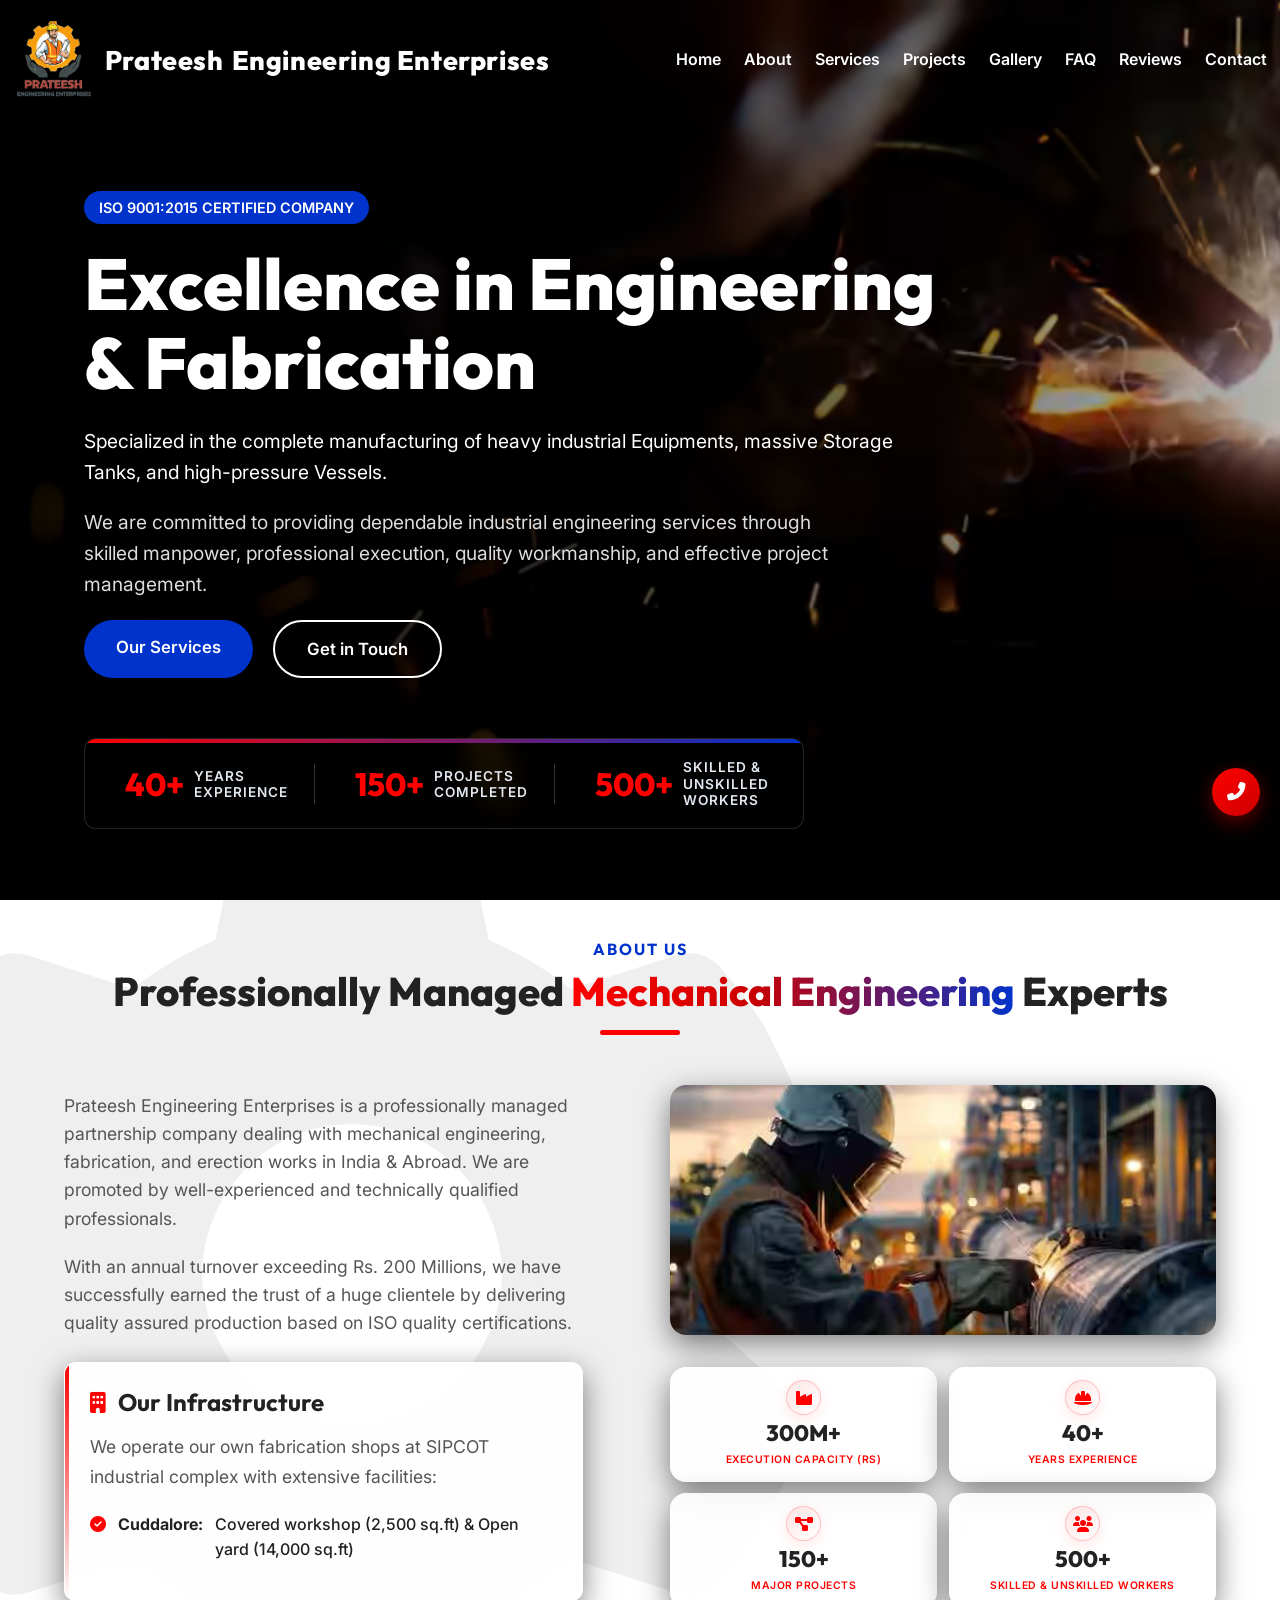
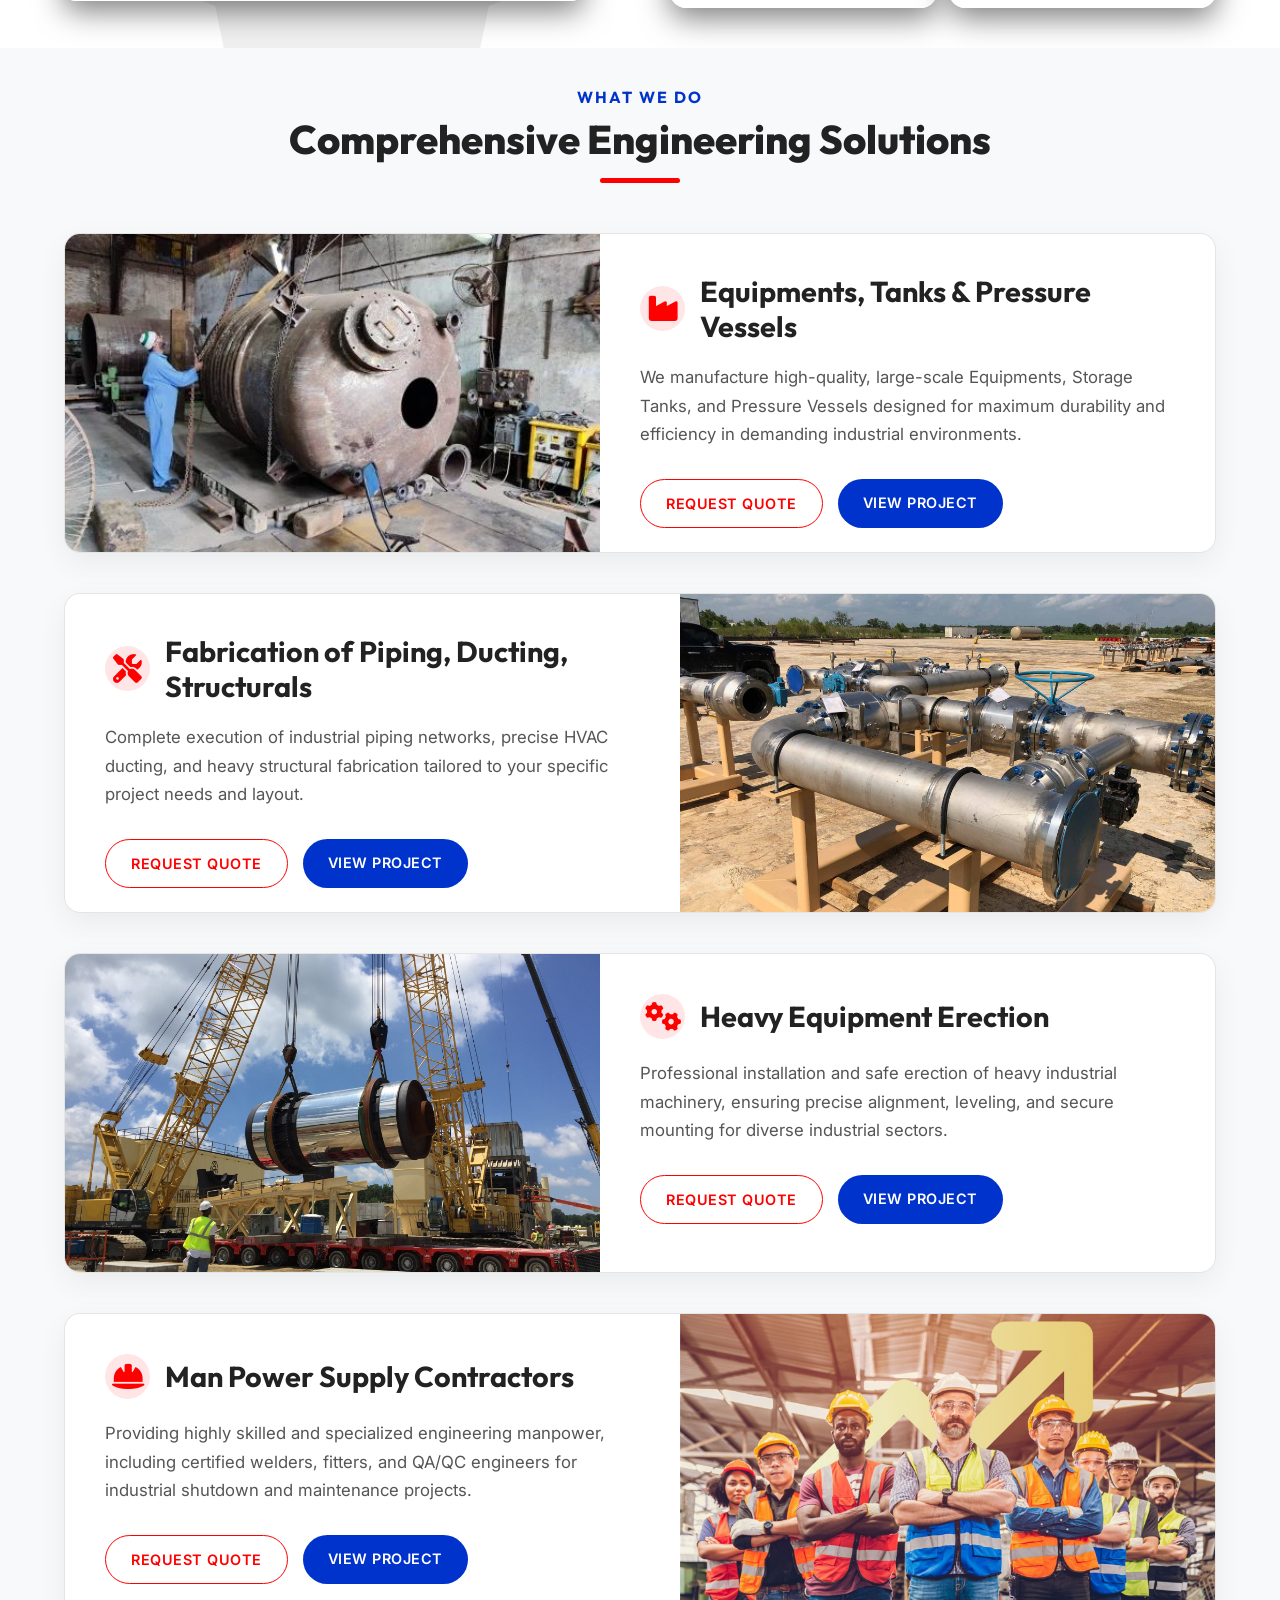
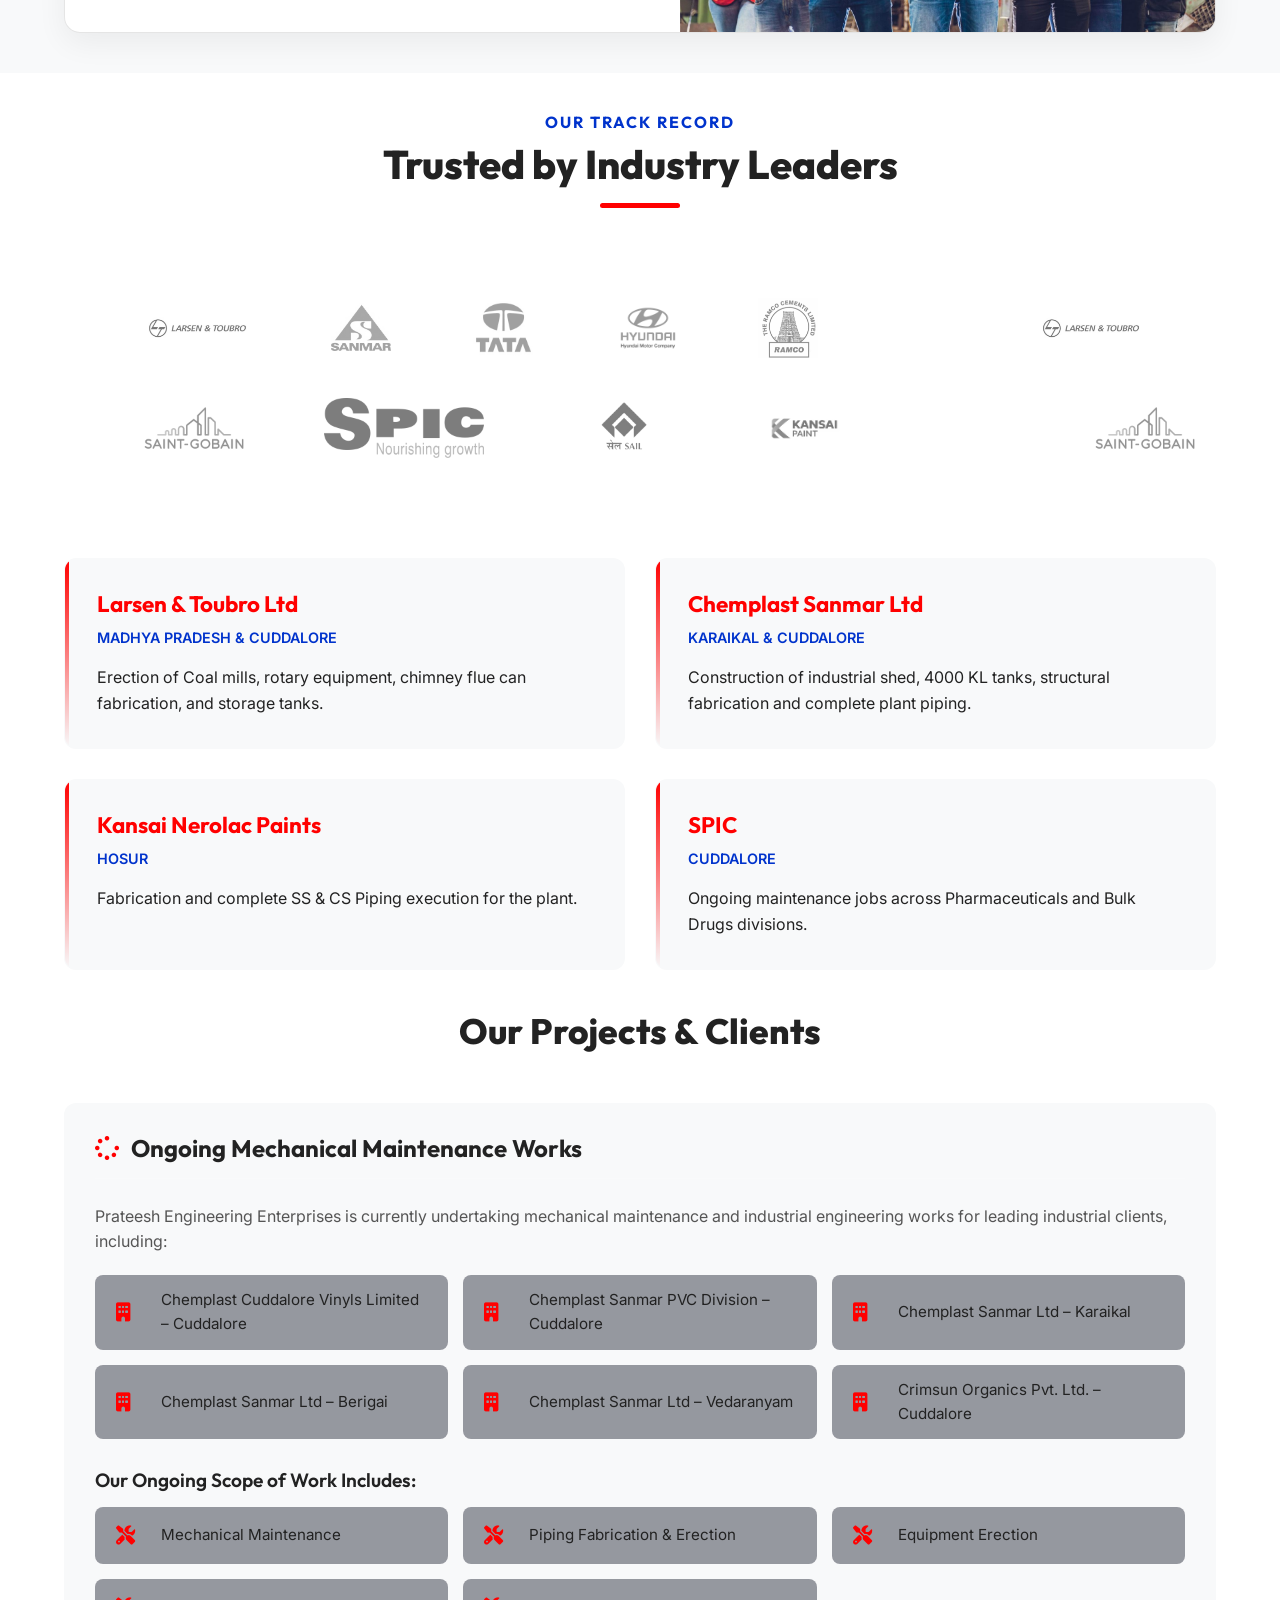
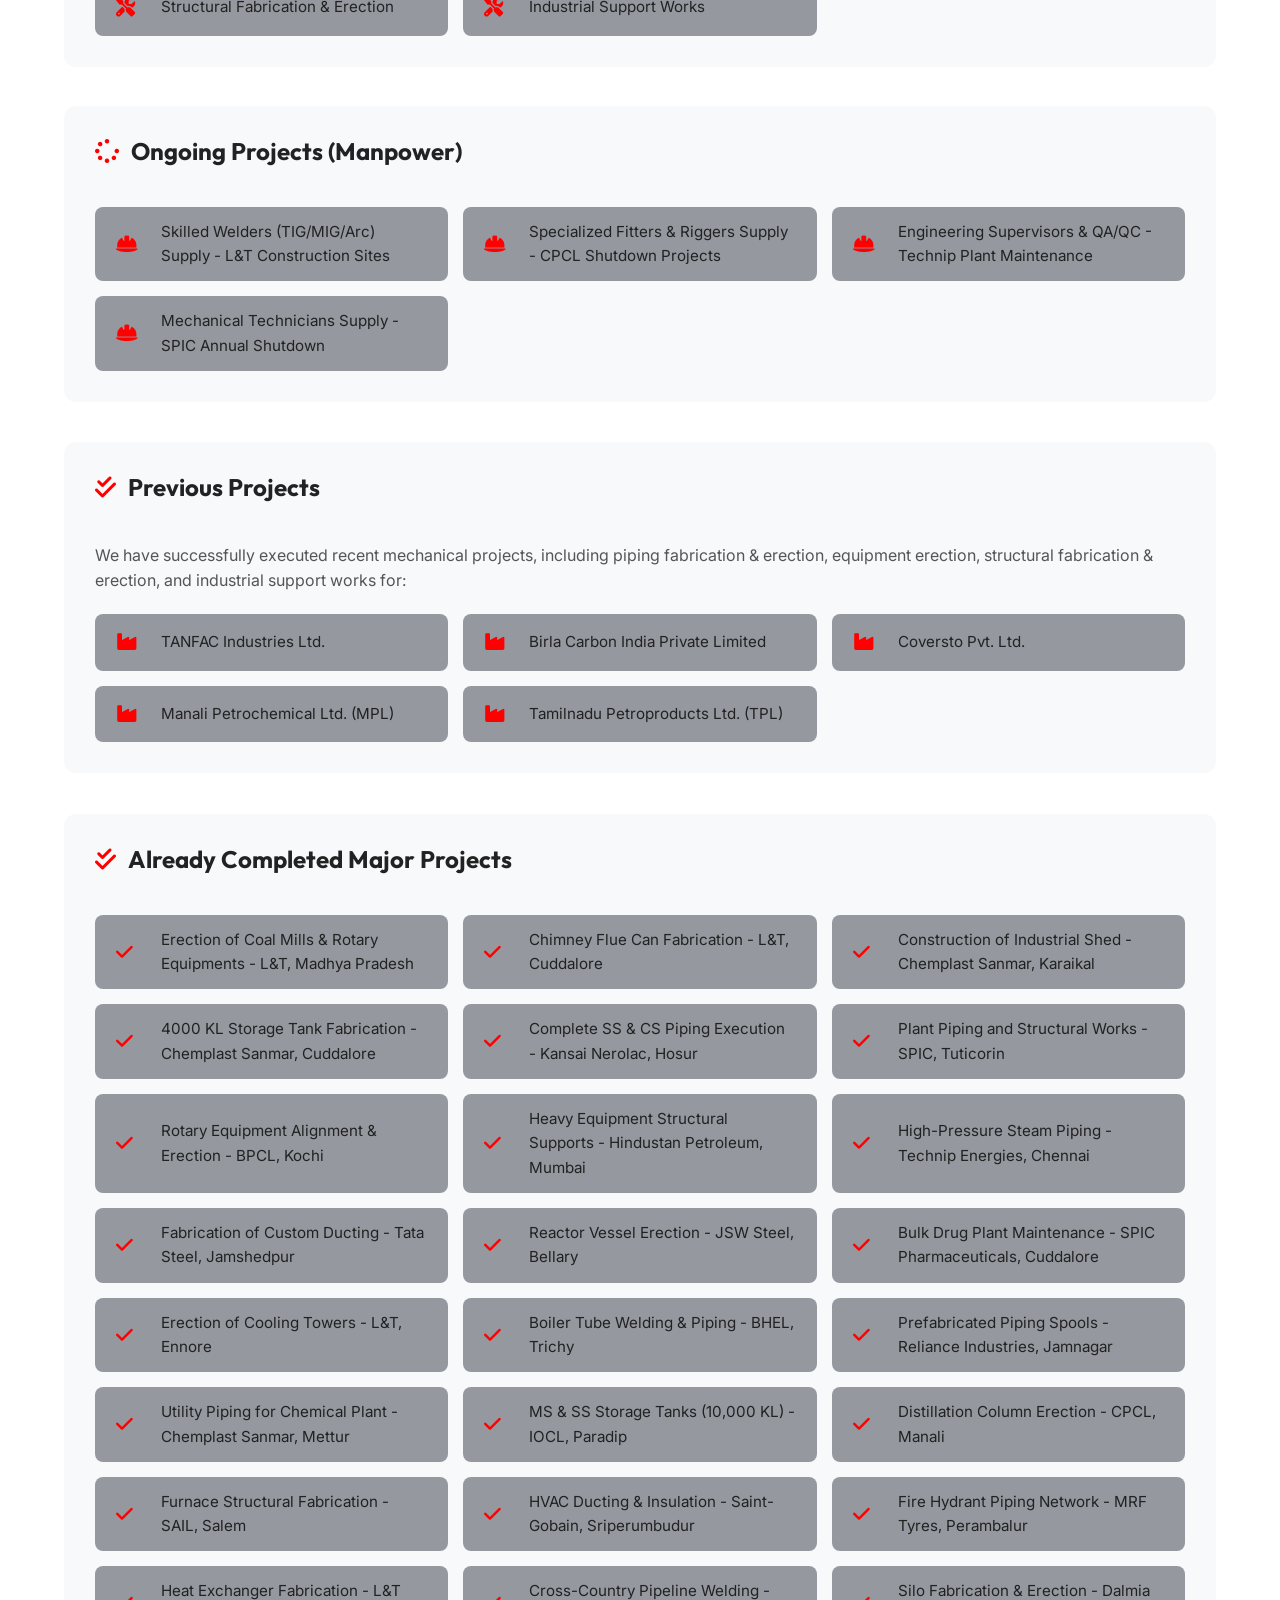
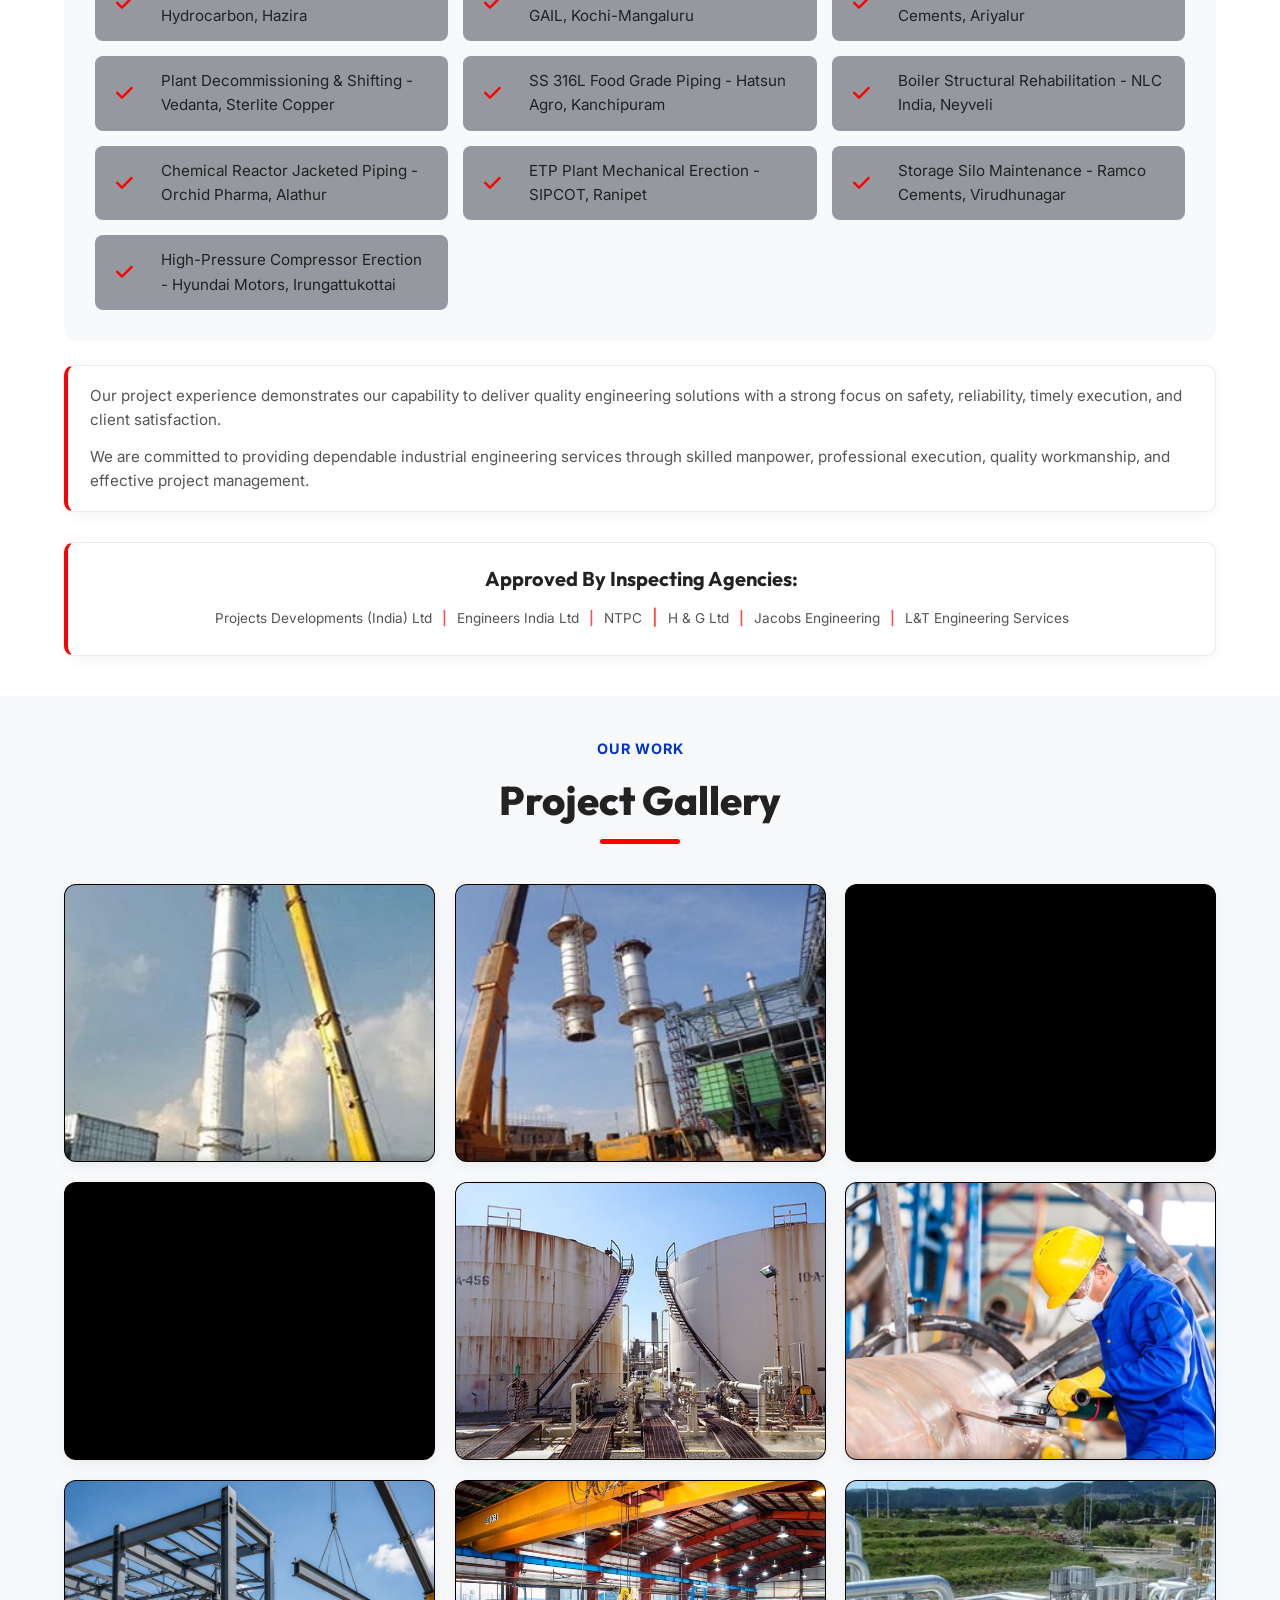
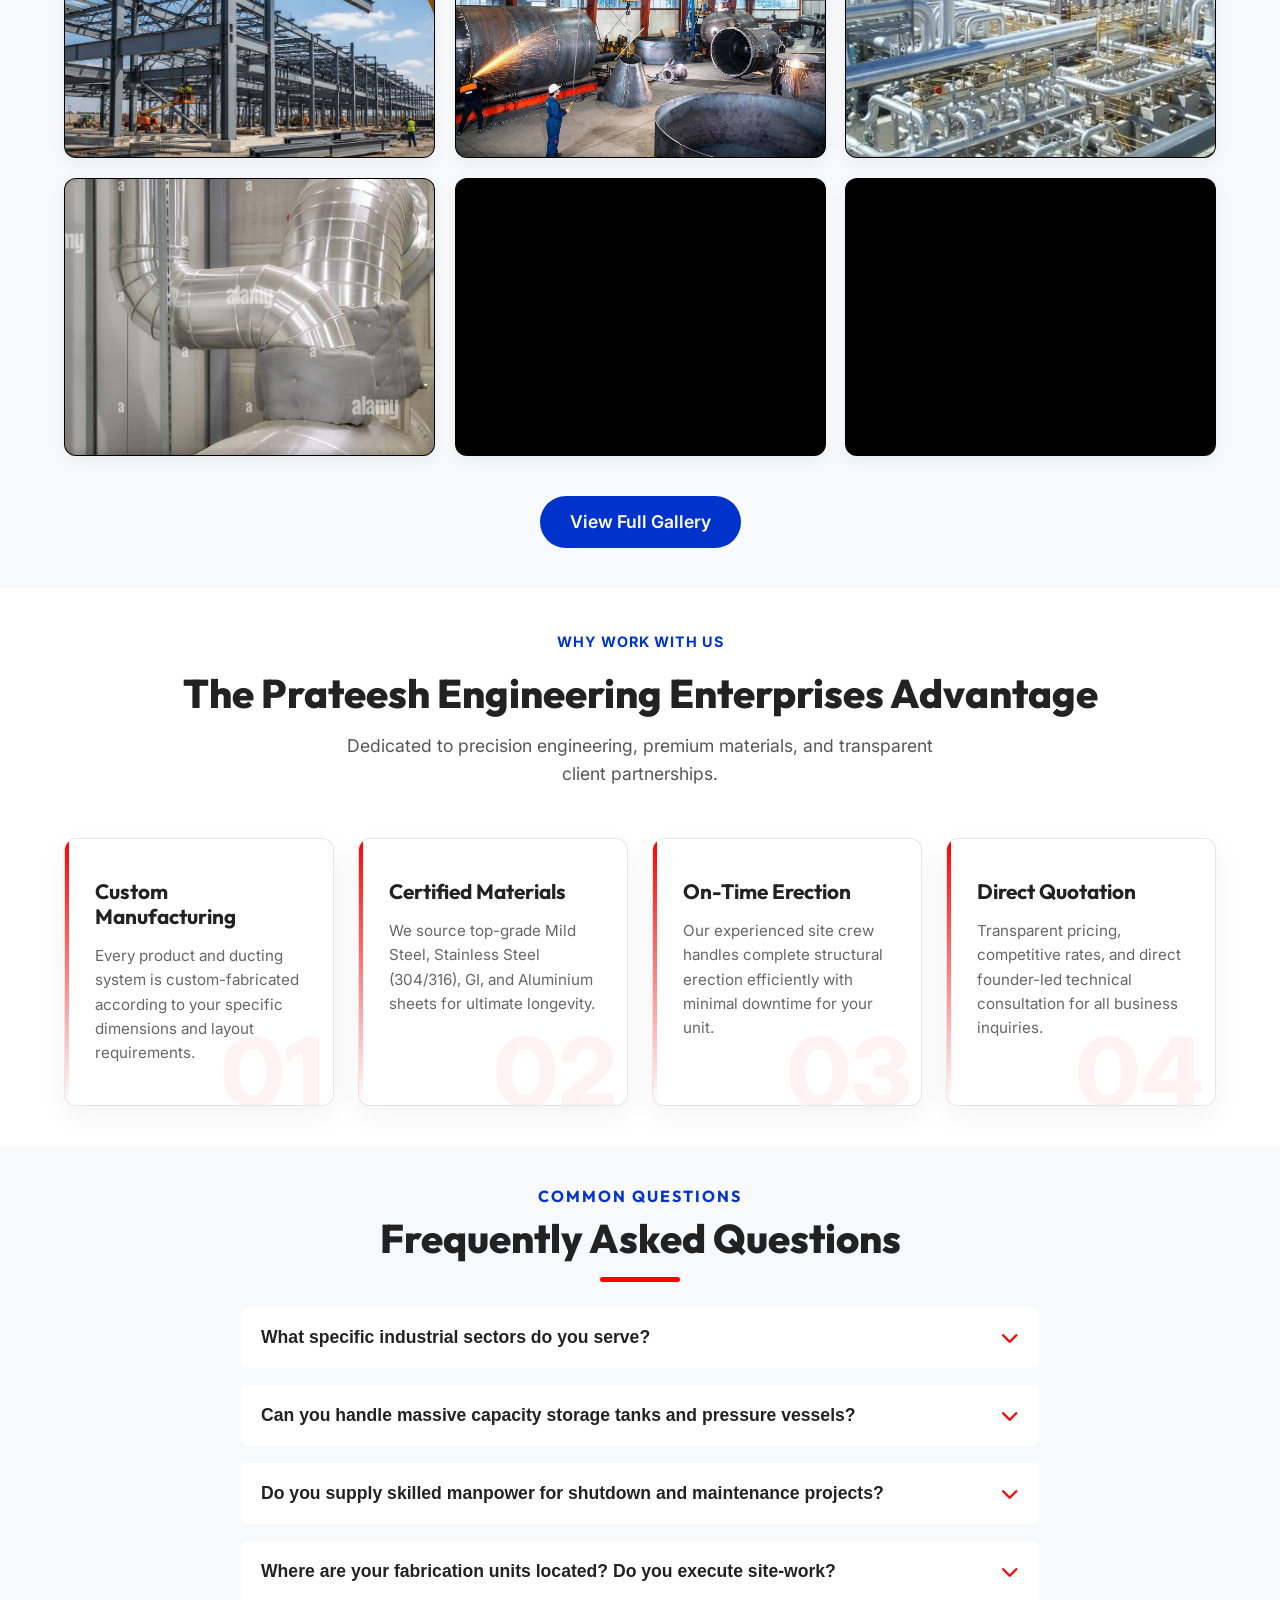
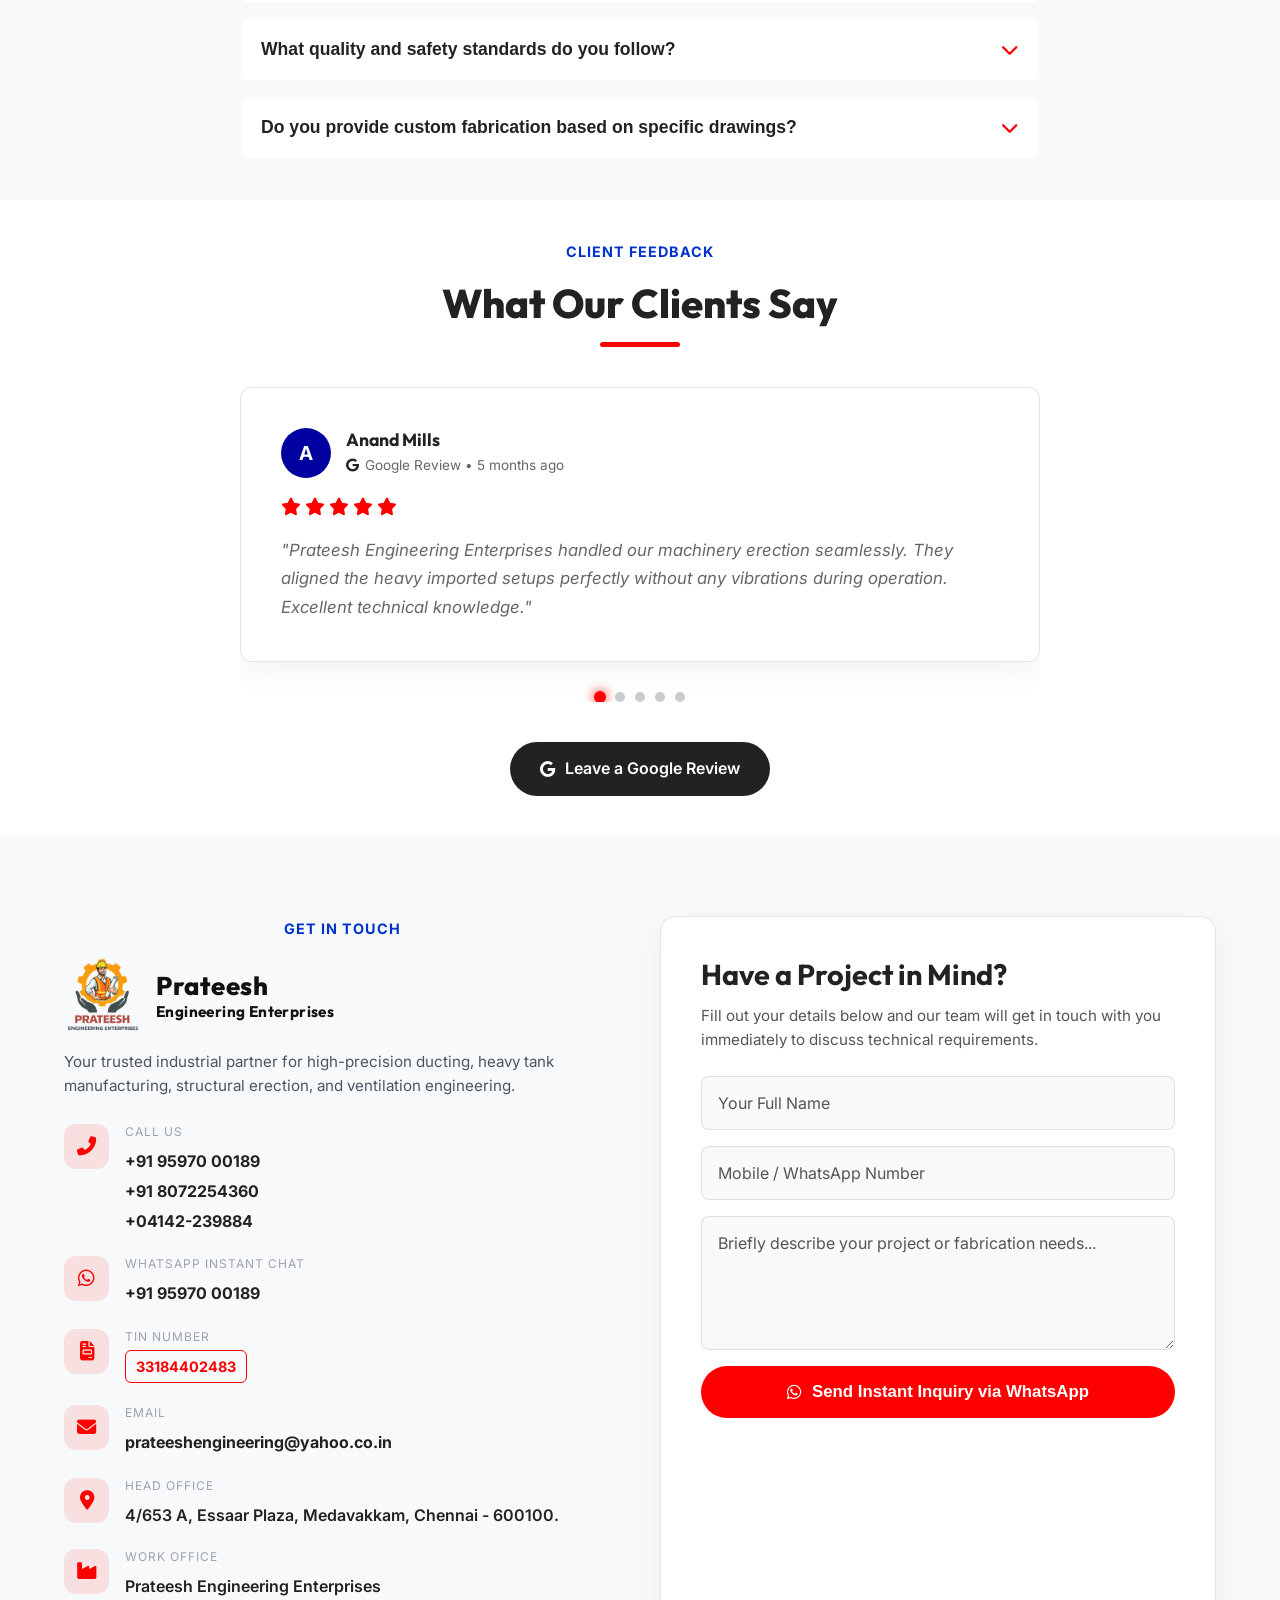
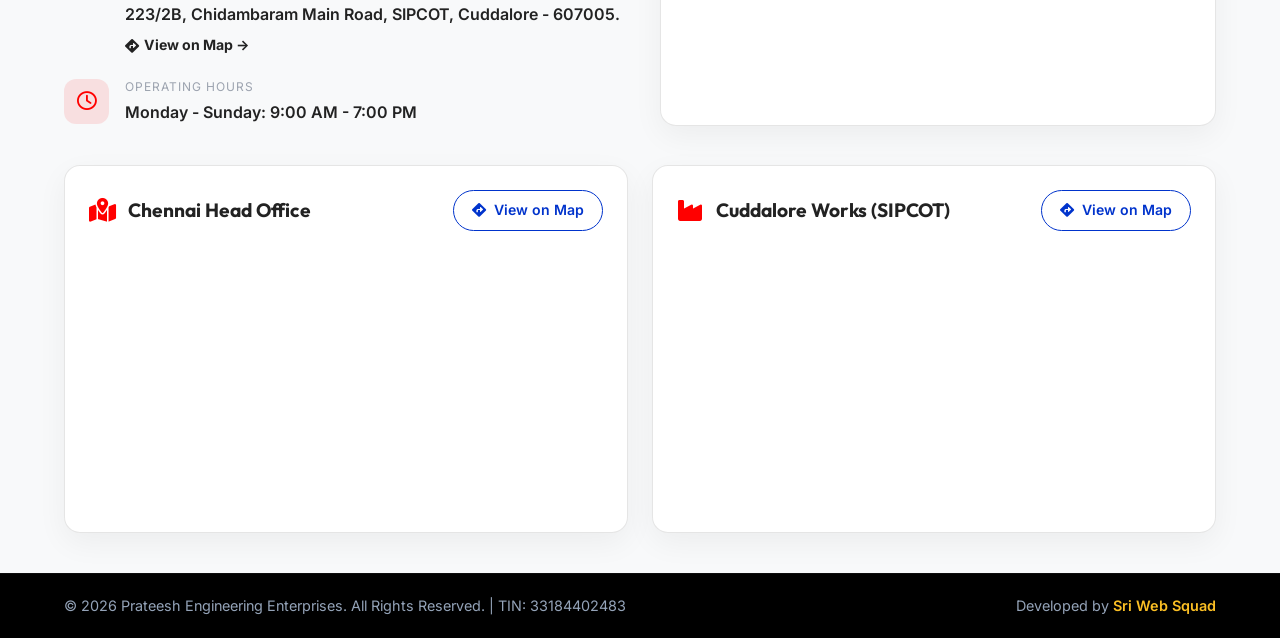
<file: index.html>
<!DOCTYPE html>
<html lang="en">
<head>
    <meta charset="UTF-8">
    <meta name="viewport" content="width=device-width, initial-scale=1.0">
    <!-- Primary Meta Tags -->
    <title>Prateesh Engineering Enterprises | Fabrication & Erection | Cuddalore</title>
    <meta name="title" content="Prateesh Engineering Enterprises | Fabrication & Erection | Cuddalore">
    <meta name="description" content="Prateesh Engineering Enterprises - ISO 9001:2015 Certified manufacturers of industrial Equipments, Tanks, Pressure Vessels, Piping, Ducting, Structurals, and Heavy Equipment Erection in Cuddalore & Chennai.">
    <meta name="keywords" content="Prateesh Engineering Enterprises, mechanical engineering Cuddalore, industrial fabrication Tamil Nadu, pressure vessel manufacturers India, heavy equipment erection, storage tank fabrication, industrial piping, ducting systems, SIPCOT Cuddalore, manpower supply contractors">
    <meta name="author" content="Prateesh Engineering Enterprises">
    <meta name="robots" content="index, follow, max-image-preview:large, max-snippet:-1, max-video-preview:-1">
    <link rel="canonical" href="https://prateeshengineeringenterprises.com/">

    <!-- Site Name & Brand Identity (Google Search & Browsers) -->
    <meta name="application-name" content="Prateesh Engineering Enterprises">
    <meta name="apple-mobile-web-app-title" content="Prateesh Engineering Enterprises">

    <!-- Google & Google Gemini (Search & AI Overview) -->
    <meta name="googlebot" content="index, follow, max-snippet:-1, max-image-preview:large, max-video-preview:-1">
    <meta name="google-extended" content="index, follow">

    <!-- ChatGPT & OpenAI Crawlers (ChatGPT Search & GPTBot) -->
    <meta name="gptbot" content="index, follow">
    <meta name="oai-searchbot" content="index, follow">
    <meta name="chatgpt-user" content="index, follow">

    <!-- Yahoo & Bing Search -->
    <meta name="bingbot" content="index, follow, max-snippet:-1, max-image-preview:large, max-video-preview:-1">
    <meta name="slurp" content="index, follow">

    <!-- Open Graph / Facebook / LinkedIn / WhatsApp -->
    <meta property="og:type" content="website">
    <meta property="og:locale" content="en_IN">
    <meta property="og:site_name" content="Prateesh Engineering Enterprises">
    <meta property="og:url" content="https://prateeshengineeringenterprises.com/">
    <meta property="og:title" content="Prateesh Engineering Enterprises | Fabrication & Erection Experts">
    <meta property="og:description" content="ISO 9001:2015 Certified Mechanical Engineering company specializing in heavy equipment erection, pressure vessels, tanks, ducting, piping & structural fabrication.">
    <meta property="og:image" content="https://prateeshengineeringenterprises.com/photos/gallery/about-us.jpeg">

    <!-- Twitter / X Cards -->
    <meta name="twitter:card" content="summary_large_image">
    <meta name="twitter:title" content="Prateesh Engineering Enterprises | Fabrication & Erection">
    <meta name="twitter:description" content="Leading mechanical engineering, heavy equipment erection & industrial fabrication specialists in Tamil Nadu.">
    <meta name="twitter:image" content="https://prateeshengineeringenterprises.com/photos/gallery/about-us.jpeg">

    <!-- Google Search Official Site Name Structured Data (Schema.org WebSite) -->
    <script type="application/ld+json">
    {
      "@context": "https://schema.org",
      "@type": "WebSite",
      "name": "Prateesh Engineering Enterprises",
      "alternateName": [
        "Prateesh Engineering",
        "Prateesh Engineering Enterprises Cuddalore",
        "prateeshengineeringenterprises.com",
        "PEE"
      ],
      "url": "https://prateeshengineeringenterprises.com/"
    }
    </script>

    <!-- Business & Organization Structured Data -->
    <script type="application/ld+json">
    {
      "@context": "https://schema.org",
      "@type": "LocalBusiness",
      "name": "Prateesh Engineering Enterprises",
      "url": "https://prateeshengineeringenterprises.com/",
      "logo": "https://prateeshengineeringenterprises.com/photos/logo/favicon-192x192.png",
      "image": "https://prateeshengineeringenterprises.com/photos/logo/favicon-512x512.png",
      "description": "ISO 9001:2015 certified mechanical engineering company dealing with industrial fabrication, storage tanks, pressure vessels, piping, and heavy equipment erection.",
      "telephone": "+91-9597000189",
      "email": "prateeshengineering@yahoo.co.in",
      "taxID": "33184402483",
      "address": [
        {
          "@type": "PostalAddress",
          "streetAddress": "4/653 A, Essaar Plaza, Medavakkam",
          "addressLocality": "Chennai",
          "addressRegion": "Tamil Nadu",
          "postalCode": "600100",
          "addressCountry": "IN"
        },
        {
          "@type": "PostalAddress",
          "streetAddress": "223/2B, Chidambaram Main Road, SIPCOT",
          "addressLocality": "Cuddalore",
          "addressRegion": "Tamil Nadu",
          "postalCode": "607005",
          "addressCountry": "IN"
        }
      ],
      "areaServed": ["Tamil Nadu", "India", "Abroad"],
      "hasOfferCatalog": {
        "@type": "OfferCatalog",
        "name": "Mechanical Engineering Services",
        "itemListElement": [
          {"@type": "Offer", "itemOffered": {"@type": "Service", "name": "Equipments, Tanks & Pressure Vessels"}},
          {"@type": "Offer", "itemOffered": {"@type": "Service", "name": "Fabrication of Piping, Ducting, Structurals"}},
          {"@type": "Offer", "itemOffered": {"@type": "Service", "name": "Heavy Equipment Erection"}},
          {"@type": "Offer", "itemOffered": {"@type": "Service", "name": "Man Power Supply Contractors"}}
        ]
      }
    }
    </script>
    <script>document.documentElement.classList.add('js-enabled');</script>
    <link rel="preconnect" href="https://fonts.googleapis.com">
    <link rel="preconnect" href="https://fonts.gstatic.com" crossorigin>
    <link rel="preconnect" href="https://cdnjs.cloudflare.com" crossorigin>
    <link rel="stylesheet" href="style.css">

    <!-- Favicon & Touch Icons (Google Search 48px multiple, iOS, Android, Desktop) -->
    <link rel="icon" type="image/x-icon" href="photos/logo/favicon.ico">
    <link rel="shortcut icon" type="image/x-icon" href="photos/logo/favicon.ico">
    <link rel="icon" type="image/png" sizes="48x48" href="photos/logo/favicon-48x48.png">
    <link rel="icon" type="image/png" sizes="96x96" href="photos/logo/favicon-96x96.png">
    <link rel="icon" type="image/png" sizes="192x192" href="photos/logo/favicon-192x192.png">
    <link rel="apple-touch-icon" sizes="180x180" href="photos/logo/apple-touch-icon.png">
    <link rel="manifest" href="site.webmanifest">

    <link href="https://fonts.googleapis.com/css2?family=Inter:wght@300;400;600;700&family=Outfit:wght@400;600;800&display=swap" rel="stylesheet">
    <link rel="preload" href="https://cdnjs.cloudflare.com/ajax/libs/font-awesome/6.4.0/css/all.min.css" as="style" onload="this.onload=null;this.rel='stylesheet'">
    <noscript><link rel="stylesheet" href="https://cdnjs.cloudflare.com/ajax/libs/font-awesome/6.4.0/css/all.min.css"></noscript>
</head>
<body>

    <nav class="navbar">
        <div class="logo">
            <a href="#home" class="logo-link">
                <img src="photos/logo/prateesh-logo.png" alt="Prateesh Engineering Enterprises" class="logo-img">
                <div class="logo-text">
                    <h1>Prateesh <span>Engineering Enterprises</span></h1>
                </div>
            </a>
        </div>
        <div class="nav-backdrop"></div>
        <ul class="nav-links">
            <li class="nav-drawer-header">
                <div class="nav-drawer-brand">
                    <img src="photos/logo/prateesh-logo.png" alt="Prateesh Engineering Enterprises" class="nav-drawer-logo">
                    <div class="nav-drawer-brand-text">
                        <span class="nav-drawer-title">Prateesh</span>
                        <span>Engineering Enterprises</span>
                    </div>
                </div>
                <button class="nav-drawer-close" id="navDrawerClose" aria-label="Close navigation menu"><i class="fas fa-times"></i></button>
            </li>
            <li><a href="#home"><i class="fas fa-home"></i><span>Home</span><i class="fas fa-chevron-right nav-arrow"></i></a></li>
            <li><a href="#about"><i class="fas fa-info-circle"></i><span>About</span><i class="fas fa-chevron-right nav-arrow"></i></a></li>
            <li><a href="#services"><i class="fas fa-cogs"></i><span>Services</span><i class="fas fa-chevron-right nav-arrow"></i></a></li>
            <li><a href="#projects"><i class="fas fa-tasks"></i><span>Projects</span><i class="fas fa-chevron-right nav-arrow"></i></a></li>
            <li><a href="#gallery"><i class="fas fa-images"></i><span>Gallery</span><i class="fas fa-chevron-right nav-arrow"></i></a></li>
            <li><a href="#faq"><i class="fas fa-question-circle"></i><span>FAQ</span><i class="fas fa-chevron-right nav-arrow"></i></a></li>
            <li><a href="#reviews"><i class="fas fa-star"></i><span>Reviews</span><i class="fas fa-chevron-right nav-arrow"></i></a></li>
            <li><a href="#contact"><i class="fas fa-envelope"></i><span>Contact</span><i class="fas fa-chevron-right nav-arrow"></i></a></li>
            <li class="nav-drawer-footer">
                <a href="tel:+919597000189" class="drawer-action-btn btn-call"><i class="fas fa-phone-alt"></i> Call</a>
                <a href="https://wa.me/919597000189" target="_blank" class="drawer-action-btn btn-wa"><i class="fab fa-whatsapp"></i> WhatsApp</a>
            </li>
        </ul>
        <div class="menu-toggle">
            <i class="fas fa-bars"></i>
        </div>
    </nav>

    <header id="home" class="hero">
        <div class="hero-bg">
            <video autoplay loop muted playsinline preload="metadata" poster="photos/hero-image/hero-bg.jpg" id="hero-video">
                <source src="photos/hero-image/welding-bg.mp4" type="video/mp4">
            </video>
        </div>
        <div class="hero-overlay"></div>
        <div class="hero-content">
            <div class="hero-text-area">
                <span class="hero-badge slide-up">ISO 9001:2015 CERTIFIED COMPANY</span>
                <h2 class="slide-up">Excellence in <span>Engineering & Fabrication</span></h2>
                <div class="hero-mobile-media slide-up">
                    <img src="photos/gallery/heavy-equipment-erection.jpg" alt="Heavy Equipment & Pressure Vessel Erection" class="hero-mobile-img" loading="eager" decoding="async">
                </div>
                <p class="fade-in hero-subtitle">Specialized in the complete manufacturing of heavy industrial Equipments, massive Storage Tanks, and high-pressure Vessels.</p>
                <p class="fade-in hero-subtitle-small">We are committed to providing dependable industrial engineering services through skilled manpower, professional execution, quality workmanship, and effective project management.</p>
                <div class="hero-buttons fade-in-delayed">
                    <a href="#services" class="btn btn-primary">Our Services</a>
                    <a href="#contact" class="btn btn-secondary">Get in Touch</a>
                </div>
                
                <div class="hero-stats fade-in-delayed">
                    <div class="stat-item">
                        <h3 class="counter" data-target="40">0+</h3>
                        <span>Years Experience</span>
                    </div>
                    <div class="stat-divider"></div>
                    <div class="stat-item">
                        <h3 class="counter" data-target="150">0+</h3>
                        <span>Projects Completed</span>
                    </div>
                    <div class="stat-divider"></div>
                    <div class="stat-item">
                        <h3 class="counter" data-target="500">0+</h3>
                        <span>Skilled & Unskilled Workers</span>
                    </div>
                </div>
            </div>
        </div>
    </header>

    <section id="about" class="about-section">
        <div class="container">
            <div class="section-header center">
                <h3 class="section-subtitle">About Us</h3>
                <h2 class="section-title">Professionally Managed <span class="gradient-text">Mechanical Engineering</span> Experts</h2>
            </div>
            <div class="about-grid">
                <div class="about-text">
                    <div class="about-intro">
                        <p>Prateesh Engineering Enterprises is a professionally managed partnership company dealing with mechanical engineering, fabrication, and erection works in India & Abroad. We are promoted by well-experienced and technically qualified professionals.</p>
                        <p>With an annual turnover exceeding Rs. 200 Millions, we have successfully earned the trust of a huge clientele by delivering quality assured production based on ISO quality certifications.</p>
                    </div>
                    
                    <div class="infrastructure">
                        <h3>Our Infrastructure</h3>
                        <p>We operate our own fabrication shops at SIPCOT industrial complex with extensive facilities:</p>
                        <ul>
                            <li><i class="fas fa-check-circle"></i> <strong>Cuddalore:</strong> Covered workshop (2,500 sq.ft) & Open yard (14,000 sq.ft)</li>
                        </ul>
                    </div>
                </div>
                <div class="about-right">
                    <img src="photos/gallery/about-us.jpeg" alt="About Us" class="about-us-img" loading="lazy" decoding="async">
                    <div class="about-stats">
                    <div class="stat-card">
                        <i class="fas fa-industry"></i>
                        <h3>300M+</h3>
                        <p>Execution Capacity (Rs)</p>
                    </div>
                    <div class="stat-card">
                        <i class="fas fa-hard-hat"></i>
                        <h3>40+</h3>
                        <p>Years Experience</p>
                    </div>
                    <div class="stat-card">
                        <i class="fas fa-project-diagram"></i>
                        <h3>150+</h3>
                        <p>Major Projects</p>
                    </div>
                    <div class="stat-card">
                        <i class="fas fa-users"></i>
                        <h3>500+</h3>
                        <p>Skilled & Unskilled Workers</p>
                    </div>
                    </div>
                </div>
            </div>
        </div>
    </section>

    

    <section id="services" class="services-section">
        <div class="container">
            <div class="section-header center">
                <h3 class="section-subtitle">What We Do</h3>
                <h2 class="section-title">Comprehensive Engineering Solutions</h2>
            </div>
            
            <div class="horizontal-services-container">
                <!-- Service 1 -->
                <div class="horizontal-service-card">
                    <div class="h-service-img">
                        <img src="photos/gallery/tanks/storage-tank-1500kl.jpg" alt="Equipments, Tanks & Pressure Vessels" loading="lazy" decoding="async">
                    </div>
                    <div class="h-service-content">
                        <h3><i class="fa-solid fa-industry"></i> Equipments, Tanks & Pressure Vessels</h3>
                        <p>We manufacture high-quality, large-scale Equipments, Storage Tanks, and Pressure Vessels designed for maximum durability and efficiency in demanding industrial environments.</p>
                        <div class="h-service-actions">
                            <a href="#contact" class="btn btn-outline-primary">Request Quote</a>
                            <a href="#gallery" class="btn btn-primary">View Project</a>
                        </div>
                    </div>
                </div>
                
                <!-- Service 2 -->
                <div class="horizontal-service-card reverse">
                    <div class="h-service-img">
                        <img src="photos/gallery/fabrication/pipe-fabrication-01.jpg" alt="Fabrication of Piping & Ducting" loading="lazy" decoding="async">
                    </div>
                    <div class="h-service-content">
                        <h3><i class="fa-solid fa-screwdriver-wrench"></i> Fabrication of Piping, Ducting, Structurals</h3>
                        <p>Complete execution of industrial piping networks, precise HVAC ducting, and heavy structural fabrication tailored to your specific project needs and layout.</p>
                        <div class="h-service-actions">
                            <a href="#contact" class="btn btn-outline-primary">Request Quote</a>
                            <a href="#gallery" class="btn btn-primary">View Project</a>
                        </div>
                    </div>
                </div>

                <!-- Service 3 -->
                <div class="horizontal-service-card">
                    <div class="h-service-img">
                        <img src="photos/gallery/erection/heavy-equipment-erection.jpg" alt="Heavy Equipment Erection" loading="lazy" decoding="async">
                    </div>
                    <div class="h-service-content">
                        <h3 class="service-title-centered"><i class="fa-solid fa-gears"></i> Heavy Equipment Erection</h3>
                        <p>Professional installation and safe erection of heavy industrial machinery, ensuring precise alignment, leveling, and secure mounting for diverse industrial sectors.</p>
                        <div class="h-service-actions">
                            <a href="#contact" class="btn btn-outline-primary">Request Quote</a>
                            <a href="#gallery" class="btn btn-primary">View Project</a>
                        </div>
                    </div>
                </div>

                <!-- Service 4 -->
                <div class="horizontal-service-card reverse">
                    <div class="h-service-img">
                        <img src="photos/gallery/manpower/manpower-supply.jpg" alt="Man Power Supply Contractors" loading="lazy" decoding="async">
                    </div>
                    <div class="h-service-content">
                        <h3 class="service-title-centered"><i class="fa-solid fa-helmet-safety"></i> Man Power Supply Contractors</h3>
                        <p>Providing highly skilled and specialized engineering manpower, including certified welders, fitters, and QA/QC engineers for industrial shutdown and maintenance projects.</p>
                        <div class="h-service-actions">
                            <a href="#contact" class="btn btn-outline-primary">Request Quote</a>
                            <a href="#gallery" class="btn btn-primary">View Project</a>
                        </div>
                    </div>
                </div>
            </div>
        </div>
    </section>

<section id="projects" class="projects-section">
        <div class="container">
            <div class="section-header center">
                <h3 class="section-subtitle">Our Track Record</h3>
                <h2 class="section-title">Trusted by Industry Leaders</h2>
            </div>
            <div class="marquee-wrapper">
                <div class="clients-marquee marquee-left">
                    <!-- Row 1: Sliding Left -->
                    <div class="marquee-track">
                        <img src="photos/brand-logo/l-and-t.jpg" alt="L&T" class="client-logo-img" loading="lazy" decoding="async">
                        <img src="photos/brand-logo/chemplast.jpg" alt="Chemplast" class="client-logo-img" loading="lazy" decoding="async">
                        <img src="photos/brand-logo/tata-steel.jpg" alt="Tata Steel" class="client-logo-img" loading="lazy" decoding="async">
                        <img src="photos/brand-logo/hyundai.png" alt="Hyundai" class="client-logo-img" loading="lazy" decoding="async">
                        <img src="photos/brand-logo/ramco.jpg" alt="Ramco" class="client-logo-img" loading="lazy" decoding="async">
                        <img src="photos/brand-logo/brand1.jpg" alt="NLC" class="client-logo-img nlc-logo" loading="lazy" decoding="async">
                        <!-- Duplicate for infinite effect -->
                        <img src="photos/brand-logo/l-and-t.jpg" alt="L&T" class="client-logo-img" loading="lazy" decoding="async">
                        <img src="photos/brand-logo/chemplast.jpg" alt="Chemplast" class="client-logo-img" loading="lazy" decoding="async">
                        <img src="photos/brand-logo/tata-steel.jpg" alt="Tata Steel" class="client-logo-img" loading="lazy" decoding="async">
                        <img src="photos/brand-logo/hyundai.png" alt="Hyundai" class="client-logo-img" loading="lazy" decoding="async">
                        <img src="photos/brand-logo/ramco.jpg" alt="Ramco" class="client-logo-img" loading="lazy" decoding="async">
                        <img src="photos/brand-logo/brand1.jpg" alt="NLC" class="client-logo-img nlc-logo" loading="lazy" decoding="async">
                    </div>
                </div>

                <div class="clients-marquee marquee-right">
                    <!-- Row 2: Sliding Right -->
                    <div class="marquee-track reverse">
                        <img src="photos/brand-logo/saint-gobain.png" alt="Saint Gobain" class="client-logo-img" loading="lazy" decoding="async">
                        <img src="photos/brand-logo/spic.webp" alt="SPIC" class="client-logo-img" loading="lazy" decoding="async">
                        <img src="photos/brand-logo/sail.png" alt="SAIL" class="client-logo-img" loading="lazy" decoding="async">
                        <img src="photos/brand-logo/kansai.webp" alt="Kansai" class="client-logo-img" loading="lazy" decoding="async">
                        <img src="photos/brand-logo/brand2.png" alt="Brand 2" class="client-logo-img" loading="lazy" decoding="async">
                        <!-- Duplicate for infinite effect -->
                        <img src="photos/brand-logo/saint-gobain.png" alt="Saint Gobain" class="client-logo-img" loading="lazy" decoding="async">
                        <img src="photos/brand-logo/spic.webp" alt="SPIC" class="client-logo-img" loading="lazy" decoding="async">
                        <img src="photos/brand-logo/sail.png" alt="SAIL" class="client-logo-img" loading="lazy" decoding="async">
                        <img src="photos/brand-logo/kansai.webp" alt="Kansai" class="client-logo-img" loading="lazy" decoding="async">
                        <img src="photos/brand-logo/brand2.png" alt="Brand 2" class="client-logo-img" loading="lazy" decoding="async">
                    </div>
                </div>
            </div>

            <div class="projects-grid">
                <div class="project-card">
                    <h3>Larsen & Toubro Ltd</h3>
                    <p class="project-loc">Madhya Pradesh & Cuddalore</p>
                    <p>Erection of Coal mills, rotary equipment, chimney flue can fabrication, and storage tanks.</p>
                </div>
                <div class="project-card">
                    <h3>Chemplast Sanmar Ltd</h3>
                    <p class="project-loc">Karaikal & Cuddalore</p>
                    <p>Construction of industrial shed, 4000 KL tanks, structural fabrication and complete plant piping.</p>
                </div>
                <div class="project-card">
                    <h3>Kansai Nerolac Paints</h3>
                    <p class="project-loc">Hosur</p>
                    <p>Fabrication and complete SS & CS Piping execution for the plant.</p>
                </div>
                <div class="project-card">
                    <h3>SPIC</h3>
                    <p class="project-loc">Cuddalore</p>
                    <p>Ongoing maintenance jobs across Pharmaceuticals and Bulk Drugs divisions.</p>
                </div>
            </div>

            <div class="all-works-container">
                <h3 class="all-works-title">Our Projects & Clients</h3>
                
                <div class="projects-showcase">
                    
                    <!-- Ongoing Projects -->
                    <div class="showcase-category">
                        <h3 class="category-heading"><i class="fas fa-spinner fa-spin"></i> Ongoing Mechanical Maintenance Works</h3>
                        <p class="category-desc">Prateesh Engineering Enterprises is currently undertaking mechanical maintenance and industrial engineering works for leading industrial clients, including:</p>
                        
                        <div class="showcase-list showcase-list-spaced">
                            <div class="showcase-item"><span><i class="fas fa-building"></i></span><p>Chemplast Cuddalore Vinyls Limited – Cuddalore</p></div>
                            <div class="showcase-item"><span><i class="fas fa-building"></i></span><p>Chemplast Sanmar PVC Division – Cuddalore</p></div>
                            <div class="showcase-item"><span><i class="fas fa-building"></i></span><p>Chemplast Sanmar Ltd – Karaikal</p></div>
                            <div class="showcase-item"><span><i class="fas fa-building"></i></span><p>Chemplast Sanmar Ltd – Berigai</p></div>
                            <div class="showcase-item"><span><i class="fas fa-building"></i></span><p>Chemplast Sanmar Ltd – Vedaranyam</p></div>
                            <div class="showcase-item"><span><i class="fas fa-building"></i></span><p>Crimsun Organics Pvt. Ltd. – Cuddalore</p></div>
                        </div>

                        <h4 class="scope-heading">Our Ongoing Scope of Work Includes:</h4>
                        <div class="showcase-list">
                            <div class="showcase-item"><span><i class="fas fa-tools"></i></span><p>Mechanical Maintenance</p></div>
                            <div class="showcase-item"><span><i class="fas fa-tools"></i></span><p>Piping Fabrication & Erection</p></div>
                            <div class="showcase-item"><span><i class="fas fa-tools"></i></span><p>Equipment Erection</p></div>
                            <div class="showcase-item"><span><i class="fas fa-tools"></i></span><p>Structural Fabrication & Erection</p></div>
                            <div class="showcase-item"><span><i class="fas fa-tools"></i></span><p>Industrial Support Works</p></div>
                        </div>
                    </div>

                    <!-- Ongoing Projects (Manpower) -->
                    <div class="showcase-category">
                        <h3 class="category-heading"><i class="fas fa-spinner fa-spin"></i> Ongoing Projects (Manpower)</h3>
                        <div class="showcase-list">
                            <div class="showcase-item"><span><i class="fas fa-hard-hat"></i></span><p>Skilled Welders (TIG/MIG/Arc) Supply - L&T Construction Sites</p></div>
                            <div class="showcase-item"><span><i class="fas fa-hard-hat"></i></span><p>Specialized Fitters & Riggers Supply - CPCL Shutdown Projects</p></div>
                            <div class="showcase-item"><span><i class="fas fa-hard-hat"></i></span><p>Engineering Supervisors & QA/QC - Technip Plant Maintenance</p></div>
                            <div class="showcase-item"><span><i class="fas fa-hard-hat"></i></span><p>Mechanical Technicians Supply - SPIC Annual Shutdown</p></div>
                        </div>
                    </div>
            
                    <!-- Previous Projects -->
                    <div class="showcase-category">
                        <h3 class="category-heading"><i class="fas fa-check-double"></i> Previous Projects</h3>
                        <p class="category-desc">We have successfully executed recent mechanical projects, including piping fabrication & erection, equipment erection, structural fabrication & erection, and industrial support works for:</p>
                        
                        <div class="showcase-list">
                            <div class="showcase-item"><span><i class="fas fa-industry"></i></span><p>TANFAC Industries Ltd.</p></div>
                            <div class="showcase-item"><span><i class="fas fa-industry"></i></span><p>Birla Carbon India Private Limited</p></div>
                            <div class="showcase-item"><span><i class="fas fa-industry"></i></span><p>Coversto Pvt. Ltd.</p></div>
                            <div class="showcase-item"><span><i class="fas fa-industry"></i></span><p>Manali Petrochemical Ltd. (MPL)</p></div>
                            <div class="showcase-item"><span><i class="fas fa-industry"></i></span><p>Tamilnadu Petroproducts Ltd. (TPL)</p></div>
                        </div>
                    </div>
            
                    <!-- Major Executed Projects (Old List) -->
                    <div class="showcase-category">
                        <h3 class="category-heading"><i class="fas fa-check-double"></i> Already Completed Major Projects</h3>
                        <div class="showcase-list">
                            <div class="showcase-item"><span><i class="fas fa-check"></i></span><p>Erection of Coal Mills & Rotary Equipments - L&T, Madhya Pradesh</p></div>
                            <div class="showcase-item"><span><i class="fas fa-check"></i></span><p>Chimney Flue Can Fabrication - L&T, Cuddalore</p></div>
                            <div class="showcase-item"><span><i class="fas fa-check"></i></span><p>Construction of Industrial Shed - Chemplast Sanmar, Karaikal</p></div>
                            <div class="showcase-item"><span><i class="fas fa-check"></i></span><p>4000 KL Storage Tank Fabrication - Chemplast Sanmar, Cuddalore</p></div>
                            <div class="showcase-item"><span><i class="fas fa-check"></i></span><p>Complete SS & CS Piping Execution - Kansai Nerolac, Hosur</p></div>
                            <div class="showcase-item"><span><i class="fas fa-check"></i></span><p>Plant Piping and Structural Works - SPIC, Tuticorin</p></div>
                            <div class="showcase-item"><span><i class="fas fa-check"></i></span><p>Rotary Equipment Alignment & Erection - BPCL, Kochi</p></div>
                            <div class="showcase-item"><span><i class="fas fa-check"></i></span><p>Heavy Equipment Structural Supports - Hindustan Petroleum, Mumbai</p></div>
                            <div class="showcase-item"><span><i class="fas fa-check"></i></span><p>High-Pressure Steam Piping - Technip Energies, Chennai</p></div>
                            <div class="showcase-item"><span><i class="fas fa-check"></i></span><p>Fabrication of Custom Ducting - Tata Steel, Jamshedpur</p></div>
                            <div class="showcase-item"><span><i class="fas fa-check"></i></span><p>Reactor Vessel Erection - JSW Steel, Bellary</p></div>
                            <div class="showcase-item"><span><i class="fas fa-check"></i></span><p>Bulk Drug Plant Maintenance - SPIC Pharmaceuticals, Cuddalore</p></div>
                            <div class="showcase-item"><span><i class="fas fa-check"></i></span><p>Erection of Cooling Towers - L&T, Ennore</p></div>
                            <div class="showcase-item"><span><i class="fas fa-check"></i></span><p>Boiler Tube Welding & Piping - BHEL, Trichy</p></div>
                            <div class="showcase-item"><span><i class="fas fa-check"></i></span><p>Prefabricated Piping Spools - Reliance Industries, Jamnagar</p></div>
                            <div class="showcase-item"><span><i class="fas fa-check"></i></span><p>Utility Piping for Chemical Plant - Chemplast Sanmar, Mettur</p></div>
                            <div class="showcase-item"><span><i class="fas fa-check"></i></span><p>MS & SS Storage Tanks (10,000 KL) - IOCL, Paradip</p></div>
                            <div class="showcase-item"><span><i class="fas fa-check"></i></span><p>Distillation Column Erection - CPCL, Manali</p></div>
                            <div class="showcase-item"><span><i class="fas fa-check"></i></span><p>Furnace Structural Fabrication - SAIL, Salem</p></div>
                            <div class="showcase-item"><span><i class="fas fa-check"></i></span><p>HVAC Ducting & Insulation - Saint-Gobain, Sriperumbudur</p></div>
                            <div class="showcase-item"><span><i class="fas fa-check"></i></span><p>Fire Hydrant Piping Network - MRF Tyres, Perambalur</p></div>
                            <div class="showcase-item"><span><i class="fas fa-check"></i></span><p>Heat Exchanger Fabrication - L&T Hydrocarbon, Hazira</p></div>
                            <div class="showcase-item"><span><i class="fas fa-check"></i></span><p>Cross-Country Pipeline Welding - GAIL, Kochi-Mangaluru</p></div>
                            <div class="showcase-item"><span><i class="fas fa-check"></i></span><p>Silo Fabrication & Erection - Dalmia Cements, Ariyalur</p></div>
                            <div class="showcase-item"><span><i class="fas fa-check"></i></span><p>Plant Decommissioning & Shifting - Vedanta, Sterlite Copper</p></div>
                            <div class="showcase-item"><span><i class="fas fa-check"></i></span><p>SS 316L Food Grade Piping - Hatsun Agro, Kanchipuram</p></div>
                            <div class="showcase-item"><span><i class="fas fa-check"></i></span><p>Boiler Structural Rehabilitation - NLC India, Neyveli</p></div>
                            <div class="showcase-item"><span><i class="fas fa-check"></i></span><p>Chemical Reactor Jacketed Piping - Orchid Pharma, Alathur</p></div>
                            <div class="showcase-item"><span><i class="fas fa-check"></i></span><p>ETP Plant Mechanical Erection - SIPCOT, Ranipet</p></div>
                            <div class="showcase-item"><span><i class="fas fa-check"></i></span><p>Storage Silo Maintenance - Ramco Cements, Virudhunagar</p></div>
                            <div class="showcase-item"><span><i class="fas fa-check"></i></span><p>High-Pressure Compressor Erection - Hyundai Motors, Irungattukottai</p></div>
                        </div>
                    </div>

                </div>
            </div>

            <div class="project-experience-card">
                <p>Our project experience demonstrates our capability to deliver quality engineering solutions with a strong focus on safety, reliability, timely execution, and client satisfaction.</p>
                <p>We are committed to providing dependable industrial engineering services through skilled manpower, professional execution, quality workmanship, and effective project management.</p>
            </div>

            <div class="showcase-category agencies">
                <h4 class="agencies-title">Approved By Inspecting Agencies:</h4>
                <div class="agencies-content">
                    <div class="agencies-line">
                        <span>Projects Developments (India) Ltd</span>
                        <span class="agencies-sep">|</span>
                        <span>Engineers India Ltd</span>
                        <span class="agencies-sep">|</span>
                        <span>NTPC</span>
                    </div>
                    <span class="agencies-sep agencies-mid-sep">|</span>
                    <div class="agencies-line">
                        <span>H & G Ltd</span>
                        <span class="agencies-sep">|</span>
                        <span>Jacobs Engineering</span>
                        <span class="agencies-sep">|</span>
                        <span>L&T Engineering Services</span>
                    </div>
                </div>
            </div>
        </div>
    </section>

    

    <!-- Photo Gallery Section -->
    <section id="gallery" class="gallery-section">
        <div class="container text-center">
            <span class="pill-tag">OUR WORK</span>
            <h2 class="section-title">Project Gallery</h2>
            <div class="gallery-grid">
                <div class="gallery-item">
                    <img src="photos/gallery/heavy-erection.jpg" alt="Heavy Equipment Erection" loading="lazy" decoding="async">
                    <div class="gallery-overlay"><span>Heavy Erection</span></div>
                </div>
                <div class="gallery-item">
                    <img src="photos/gallery/structural-fabrication.jpg" alt="Pipe Fabrication" loading="lazy" decoding="async">
                    <div class="gallery-overlay"><span>Pipe Fabrication</span></div>
                </div>
                <div class="gallery-item">
                    <img src="photos/gallery/tanks-vessels.jpg" alt="Storage Tank" loading="lazy" decoding="async">
                    <div class="gallery-overlay"><span>Storage Tanks</span></div>
                </div>
                <div class="gallery-item">
                    <img src="photos/gallery/fabrication/industrial-ducting.jpg" alt="Industrial Ducting" loading="lazy" decoding="async">
                    <div class="gallery-overlay"><span>Industrial Ducting</span></div>
                </div>
                <div class="gallery-item">
                    <img src="photos/gallery/fabrication/welding-work.jpg" alt="Welding Works" loading="lazy" decoding="async">
                    <div class="gallery-overlay"><span>Precision Welding</span></div>
                </div>
                <div class="gallery-item">
                    <img src="photos/gallery/fabrication/metal-grinding-work.jpg" alt="Metal Grinding" loading="lazy" decoding="async">
                    <div class="gallery-overlay"><span>Metal Finishing</span></div>
                </div>
                <div class="gallery-item">
                    <img src="photos/gallery/fabrication/structural-steel-fabrication.jpg" alt="Structural Steel Fabrication" loading="lazy" decoding="async">
                    <div class="gallery-overlay"><span>Steel Structure</span></div>
                </div>
                <div class="gallery-item">
                    <img src="photos/gallery/tanks/pressure-vessel-fabrication.jpg" alt="Pressure Vessel Fabrication" loading="lazy" decoding="async">
                    <div class="gallery-overlay"><span>Pressure Vessels</span></div>
                </div>
                <div class="gallery-item">
                    <img src="photos/gallery/fabrication/pipeline-erection.png" alt="Pipeline Erection" loading="lazy" decoding="async">
                    <div class="gallery-overlay"><span>Pipeline Network</span></div>
                </div>
                <div class="gallery-item">
                    <img src="photos/gallery/fabrication/exhaust-ventilation-system.jpg" alt="Ventilation System" loading="lazy" decoding="async">
                    <div class="gallery-overlay"><span>Ventilation</span></div>
                </div>
                <div class="gallery-item">
                    <img src="photos/gallery/industrial-plant.jpg" alt="Piping Network" loading="lazy" decoding="async">
                    <div class="gallery-overlay"><span>Piping Systems</span></div>
                </div>
                <div class="gallery-item">
                    <img src="photos/gallery/erection/structural-steel-tower.jpg" alt="Structural Tower" loading="lazy" decoding="async">
                    <div class="gallery-overlay"><span>Tower Erection</span></div>
                </div>
            </div>
            <div class="gallery-cta-wrapper">
                <a href="gallery" class="btn btn-primary btn-gallery-view">View Full Gallery</a>
            </div>
        </div>
    </section>



    <!-- Advantage Section -->
    <section class="advantage-section">
        <div class="container text-center">
            <span class="pill-tag">WHY WORK WITH US</span>
            <h2 class="advantage-title">The Prateesh Engineering Enterprises Advantage</h2>
            <p class="advantage-subtitle">Dedicated to precision engineering, premium materials, and transparent client partnerships.</p>
            
            <div class="advantage-grid">
                <!-- Card 1 -->
                <div class="advantage-card">
                    <div class="adv-number">01</div>
                    <h3>Custom Manufacturing</h3>
                    <p>Every product and ducting system is custom-fabricated according to your specific dimensions and layout requirements.</p>
                </div>
                <!-- Card 2 -->
                <div class="advantage-card">
                    <div class="adv-number">02</div>
                    <h3>Certified Materials</h3>
                    <p>We source top-grade Mild Steel, Stainless Steel (304/316), GI, and Aluminium sheets for ultimate longevity.</p>
                </div>
                <!-- Card 3 -->
                <div class="advantage-card">
                    <div class="adv-number">03</div>
                    <h3>On-Time Erection</h3>
                    <p>Our experienced site crew handles complete structural erection efficiently with minimal downtime for your unit.</p>
                </div>
                <!-- Card 4 -->
                <div class="advantage-card">
                    <div class="adv-number">04</div>
                    <h3>Direct Quotation</h3>
                    <p>Transparent pricing, competitive rates, and direct founder-led technical consultation for all business inquiries.</p>
                </div>
            </div>
        </div>
    </section>

<!-- FAQ Section -->
    <section id="faq" class="faq-section">
        <div class="container">
            <h3 class="section-subtitle center">Common Questions</h3>
            <h2 class="section-title center">Frequently Asked Questions</h2>
            <div class="faq-accordion">
                <div class="faq-item">
                    <button class="faq-question">
                        What specific industrial sectors do you serve?
                        <i class="fas fa-chevron-down"></i>
                    </button>
                    <div class="faq-answer">
                        <p>We cater to a wide range of heavy industries including Power Plants, Oil & Gas Refineries, Cement Manufacturing, Pharmaceuticals, and Chemical Plants. Our trusted clients include industry leaders like L&T, Chemplast Sanmar, Tata Steel, and Saint Gobain.</p>
                    </div>
                </div>
                <div class="faq-item">
                    <button class="faq-question">
                        Can you handle massive capacity storage tanks and pressure vessels?
                        <i class="fas fa-chevron-down"></i>
                    </button>
                    <div class="faq-answer">
                        <p>Absolutely. We have extensive expertise in the precise manufacturing, testing, and erection of high-capacity storage tanks (up to 4000 KL), chemical silos, and heavy pressure vessels with strict adherence to industrial safety standards.</p>
                    </div>
                </div>
                <div class="faq-item">
                    <button class="faq-question">
                        Do you supply skilled manpower for shutdown and maintenance projects?
                        <i class="fas fa-chevron-down"></i>
                    </button>
                    <div class="faq-answer">
                        <p>Yes, we provide specialized engineering manpower including certified TIG/MIG/Arc welders, riggers, fitters, and QA/QC engineers for both ongoing plant maintenance and critical annual shutdown operations.</p>
                    </div>
                </div>
                <div class="faq-item">
                    <button class="faq-question">
                        Where are your fabrication units located? Do you execute site-work?
                        <i class="fas fa-chevron-down"></i>
                    </button>
                    <div class="faq-answer">
                        <p>Our main fabrication facility is located at the SIPCOT Industrial Complex in Cuddalore, with our Head Office in Medavakkam, Chennai. We actively execute on-site mechanical erection and piping works across India, ensuring seamless integration at the client's premises.</p>
                    </div>
                </div>
                <div class="faq-item">
                    <button class="faq-question">
                        What quality and safety standards do you follow?
                        <i class="fas fa-chevron-down"></i>
                    </button>
                    <div class="faq-answer">
                        <p>We are an ISO 9001:2015 certified company. We strictly adhere to international industrial safety and quality protocols, ensuring safe execution of heavy equipment erection and rigorous non-destructive testing (NDT) of all our fabricated tanks and piping.</p>
                    </div>
                </div>
                <div class="faq-item">
                    <button class="faq-question">
                        Do you provide custom fabrication based on specific drawings?
                        <i class="fas fa-chevron-down"></i>
                    </button>
                    <div class="faq-answer">
                        <p>Yes, we specialize entirely in custom manufacturing. Whether it is complex piping spools, industrial HVAC ducting, or heavy structural supports, we fabricate everything precisely according to your specific dimensional drawings and layout requirements using certified materials.</p>
                    </div>
                </div>
            </div>
        </div>
    </section>



    <!-- Reviews Section -->
    <section id="reviews" class="reviews-section">
        <div class="container text-center">
            <span class="pill-tag">CLIENT FEEDBACK</span>
            <h2 class="section-title">What Our Clients Say</h2>
            
            <div class="review-slider-container">
                <div class="review-slides">
                    <!-- Slide 1 -->
                    <div class="review-card active">
                        <div class="reviewer-header">
                            <div class="reviewer-avatar avatar-blue">A</div>
                            <div class="reviewer-info">
                                <h3>Anand Mills</h3>
                                <div class="review-meta">
                                    <i class="fab fa-google"></i> Google Review &bull; 5 months ago
                                </div>
                            </div>
                        </div>
                        <div class="review-stars">
                            <i class="fas fa-star"></i><i class="fas fa-star"></i><i class="fas fa-star"></i><i class="fas fa-star"></i><i class="fas fa-star"></i>
                        </div>
                        <p class="review-text">"Prateesh Engineering Enterprises handled our machinery erection seamlessly. They aligned the heavy imported setups perfectly without any vibrations during operation. Excellent technical knowledge."</p>
                    </div>
                    <!-- Slide 2 -->
                    <div class="review-card">
                        <div class="reviewer-header">
                            <div class="reviewer-avatar avatar-green">S</div>
                            <div class="reviewer-info">
                                <h3>Siva Industries</h3>
                                <div class="review-meta">
                                    <i class="fab fa-google"></i> Google Review &bull; 8 months ago
                                </div>
                            </div>
                        </div>
                        <div class="review-stars">
                            <i class="fas fa-star"></i><i class="fas fa-star"></i><i class="fas fa-star"></i><i class="fas fa-star"></i><i class="fas fa-star"></i>
                        </div>
                        <p class="review-text">"The structural fabrication work done by their team was top-notch. Delivered on time and exceeded our quality expectations. Highly recommended for heavy engineering."</p>
                    </div>
                    <!-- Slide 3 -->
                    <div class="review-card">
                        <div class="reviewer-header">
                            <div class="reviewer-avatar avatar-red">R</div>
                            <div class="reviewer-info">
                                <h3>Ramesh Kumar</h3>
                                <div class="review-meta">
                                    <i class="fab fa-google"></i> Google Review &bull; 1 year ago
                                </div>
                            </div>
                        </div>
                        <div class="review-stars">
                            <i class="fas fa-star"></i><i class="fas fa-star"></i><i class="fas fa-star"></i><i class="fas fa-star"></i><i class="fas fa-star"></i>
                        </div>
                        <p class="review-text">"Outstanding professionalism and technical expertise in piping and ducting works. The site engineers were very cooperative and ensured utmost safety standards."</p>
                    </div>
                    <!-- Slide 4 -->
                    <div class="review-card">
                        <div class="reviewer-header">
                            <div class="reviewer-avatar avatar-orange">M</div>
                            <div class="reviewer-info">
                                <h3>Muthu Constructions</h3>
                                <div class="review-meta">
                                    <i class="fab fa-google"></i> Google Review &bull; 3 months ago
                                </div>
                            </div>
                        </div>
                        <div class="review-stars">
                            <i class="fas fa-star"></i><i class="fas fa-star"></i><i class="fas fa-star"></i><i class="fas fa-star"></i><i class="fas fa-star"></i>
                        </div>
                        <p class="review-text">"Excellent team to work with. They completed the heavy tank manufacturing project ahead of schedule. Quality and precision were beyond expectations."</p>
                    </div>
                    <!-- Slide 5 -->
                    <div class="review-card">
                        <div class="reviewer-header">
                            <div class="reviewer-avatar avatar-purple">K</div>
                            <div class="reviewer-info">
                                <h3>Karthik R.</h3>
                                <div class="review-meta">
                                    <i class="fab fa-google"></i> Google Review &bull; 6 months ago
                                </div>
                            </div>
                        </div>
                        <div class="review-stars">
                            <i class="fas fa-star"></i><i class="fas fa-star"></i><i class="fas fa-star"></i><i class="fas fa-star"></i><i class="fas fa-star"></i>
                        </div>
                        <p class="review-text">"Very reliable manpower supply for our shutdown projects. The skilled welders and fitters provided were highly experienced and strictly adhered to safety protocols."</p>
                    </div>
                </div>
                
                <div class="slider-dots">
                    <span class="dot active" data-index="0"></span>
                    <span class="dot" data-index="1"></span>
                    <span class="dot" data-index="2"></span>
                    <span class="dot" data-index="3"></span>
                    <span class="dot" data-index="4"></span>
                </div>
            </div>
            
            <a href="https://www.google.com/search?q=prateesh+engineering+enterprises+cuddalore&sca_esv=f4023a036866ecd5&sxsrf=APpeQntCjEsfVux8wKHzkiDQ88dlDmpdkg%3A1791707765737&ei=dUrLas2nLMKahvcPoOScwQs&biw=1536&bih=730&oq=prat+engineering+cuddalore&gs_lp=[base64]&sclient=gws-wiz-serp" target="_blank" rel="noopener noreferrer" class="btn-leave-review">
                <i class="fab fa-google"></i> Leave a Google Review
            </a>
        </div>
    </section>

    <section id="contact" class="new-footer-section">
        <div class="container">
            <div class="contact-top-grid">
                <!-- Left Info -->
                <div class="contact-info-block">
                    <div class="contact-tag-wrapper">
                        <span class="pill-tag">GET IN TOUCH</span>
                    </div>
                    <div class="footer-brand-logo">
                        <img src="photos/logo/prateesh-logo.png" alt="Prateesh Engineering Enterprises" class="footer-logo-img" loading="lazy" decoding="async">
                        <div class="footer-brand-text">
                            <h2>Prateesh <span>Engineering Enterprises</span></h2>
                        </div>
                    </div>
                    <p class="footer-brand-desc">Your trusted industrial partner for high-precision ducting, heavy tank manufacturing, structural erection, and ventilation engineering.</p>
                    
                    <div class="info-list">
                        <div class="info-item">
                            <div class="icon-box"><i class="fas fa-phone-alt"></i></div>
                            <div class="info-text">
                                <span class="label">CALL US</span>
                                <div class="info-details-stack">
                                    <a href="tel:+919597000189">+91 95970 00189</a>
                                    <a href="tel:+918072254360">+91 8072254360</a>
                                    <a href="tel:+04142239884">+04142-239884</a>
                                </div>
                            </div>
                        </div>
                        <div class="info-item">
                            <div class="icon-box"><i class="fab fa-whatsapp"></i></div>
                            <div class="info-text">
                                <span class="label">WHATSAPP INSTANT CHAT</span>
                                <div class="info-details-stack">
                                    <a href="https://wa.me/919597000189" target="_blank">+91 95970 00189</a>
                                </div>
                            </div>
                        </div>
                        <div class="info-item">
                            <div class="icon-box"><i class="fas fa-file-invoice"></i></div>
                            <div class="info-text">
                                <span class="label">TIN NUMBER</span>
                                <span class="gst-pill">33184402483</span>
                            </div>
                        </div>
                        <div class="info-item">
                            <div class="icon-box"><i class="fas fa-envelope"></i></div>
                            <div class="info-text">
                                <span class="label">EMAIL</span>
                                <div class="info-details-stack">
                                    <a href="mailto:prateeshengineering@yahoo.co.in">prateeshengineering@yahoo.co.in</a>
                                </div>
                            </div>
                        </div>
                        <div class="info-item">
                            <div class="icon-box"><i class="fas fa-map-marker-alt"></i></div>
                            <div class="info-text">
                                <span class="label">HEAD OFFICE</span>
                                <div class="info-details-stack">
                                    <strong>4/653 A, Essaar Plaza, Medavakkam, Chennai - 600100.</strong>
                                </div>
                            </div>
                        </div>
                        <div class="info-item">
                            <div class="icon-box"><i class="fas fa-industry"></i></div>
                            <div class="info-text">
                                <span class="label">WORK OFFICE</span>
                                <div class="info-details-stack">
                                    <strong>Prateesh Engineering Enterprises</strong>
                                    <strong>223/2B, Chidambaram Main Road, SIPCOT, Cuddalore - 607005.</strong>
                                    <a href="https://www.google.com/maps?sca_esv=f4023a036866ecd5&sxsrf=APpeQntCjEsfVux8wKHzkiDQ88dlDmpdkg:1791707765737&biw=1536&bih=730&gs_lp=[base64]&um=1&ie=UTF-8&fb=1&gl=in&sa=X&geocode=KRPoHG70l1Q6MT-H8J92oswT&daddr=No:+223/2B,+Chidambaram+Road,+Sipcot,+Pachchyankuppam,+Tamil+Nadu+607005" target="_blank" rel="noopener noreferrer" class="info-map-link">
                                        <i class="fas fa-directions"></i> View on Map &rarr;
                                    </a>
                                </div>
                            </div>
                        </div>
                        <div class="info-item">
                            <div class="icon-box"><i class="far fa-clock"></i></div>
                            <div class="info-text">
                                <span class="label">OPERATING HOURS</span>
                                <strong>Monday - Sunday: 9:00 AM - 7:00 PM</strong>
                            </div>
                        </div>
                    </div>
                </div>
                
                <!-- Right Form -->
                <div class="contact-form-block">
                    <h3>Have a Project in Mind?</h3>
                    <p>Fill out your details below and our team will get in touch with you immediately to discuss technical requirements.</p>
                    
                    <form class="whatsapp-form">
                        <input type="text" placeholder="Your Full Name" required>
                        <input type="text" placeholder="Mobile / WhatsApp Number" required>
                        <textarea placeholder="Briefly describe your project or fabrication needs..." rows="5" required></textarea>
                        <button type="button" class="btn-whatsapp btn-submit">
                            <i class="fab fa-whatsapp"></i> Send Instant Inquiry via WhatsApp
                        </button>
                    </form>
                </div>
            </div>
            
            <!-- Maps Container -->
            <div class="maps-container">
                <!-- Chennai Map -->
                <div class="map-card">
                    <div class="map-header">
                        <div class="map-title">
                            <i class="fas fa-map-marked-alt"></i> 
                            <h4>Chennai Head Office</h4>
                        </div>
                        <a href="https://maps.google.com/?q=4/653+A,+Essaar+Plaza,+Medavakkam,+Chennai+-+600100" target="_blank" rel="noopener noreferrer" class="btn-outline-map">
                            <i class="fas fa-directions"></i> View on Map
                        </a>
                    </div>
                    <div class="map-iframe">
                        <iframe title="Google Maps Location - Chennai Head Office" src="https://www.google.com/maps/embed?pb=!1m18!1m12!1m3!1d15554.407767851944!2d80.1774351!3d12.9248464!2m3!1f0!2f0!3f0!3m2!1i1024!2i768!4f13.1!3m3!1m2!1s0x3a525c3453b516b3%3A0x6b44a2c51086054!2sMedavakkam%2C%20Chennai%2C%20Tamil%20Nadu!5e0!3m2!1sen!2sin!4v1700000000000!5m2!1sen!2sin" height="250" allowfullscreen="" loading="lazy"></iframe>
                    </div>
                </div>

                <!-- Cuddalore Map -->
                <div class="map-card">
                    <div class="map-header">
                        <div class="map-title">
                            <i class="fas fa-industry"></i> 
                            <h4>Cuddalore Works (SIPCOT)</h4>
                        </div>
                        <a href="https://www.google.com/maps?sca_esv=f4023a036866ecd5&sxsrf=APpeQntCjEsfVux8wKHzkiDQ88dlDmpdkg:1791707765737&biw=1536&bih=730&gs_lp=[base64]&um=1&ie=UTF-8&fb=1&gl=in&sa=X&geocode=KRPoHG70l1Q6MT-H8J92oswT&daddr=No:+223/2B,+Chidambaram+Road,+Sipcot,+Pachchyankuppam,+Tamil+Nadu+607005" target="_blank" rel="noopener noreferrer" class="btn-outline-map">
                            <i class="fas fa-directions"></i> View on Map
                        </a>
                    </div>
                    <div class="map-iframe">
                        <iframe title="Google Maps Location - Cuddalore Works (SIPCOT)" src="https://www.google.com/maps/embed?pb=!1m18!1m12!1m3!1d15632.744578149176!2d79.7428!3d11.6853!2m3!1f0!2f0!3f0!3m2!1i1024!2i768!4f13.1!3m3!1m2!1s0x3a54a23b1234567%3A0x89abcdef1234567!2sSIPCOT%20Industrial%20Complex%2C%20Cuddalore!5e0!3m2!1sen!2sin!4v1700000000001!5m2!1sen!2sin" height="250" allowfullscreen="" loading="lazy"></iframe>
                    </div>
                </div>
            </div>
        </div>
    </section>

    <footer class="bottom-copyright">
        <div class="container">
            <div class="copyright-content">
                <p>&copy; 2026 Prateesh Engineering Enterprises. All Rights Reserved. | TIN: 33184402483</p>
                <p>Developed by <a href="https://wa.me/917845391712?text=Hi%20Sriram,%20I%20found%20you%20in%20Prateesh%20Engineering%20Enterprises%20Website" target="_blank" class="developer-credit">Sri Web Squad</a></p>
            </div>
        </div>
    </footer>

    <!-- Floating Action Buttons: Instant Call & Scroll to Top -->
    <div class="floating-actions">
        <a href="tel:+919597000189" class="floating-btn floating-call-btn" title="Call Office" aria-label="Call Office">
            <i class="fas fa-phone-alt"></i>
            <span class="floating-tooltip">Call Office</span>
        </a>
        <button id="scrollToTopBtn" class="floating-btn floating-scroll-btn" title="Scroll to Top" aria-label="Scroll to Top">
            <i class="fas fa-arrow-up"></i>
            <span class="floating-tooltip">Scroll to Top</span>
        </button>
    </div>

    <script src="script.js" defer></script>
</body>
</html>
</file>
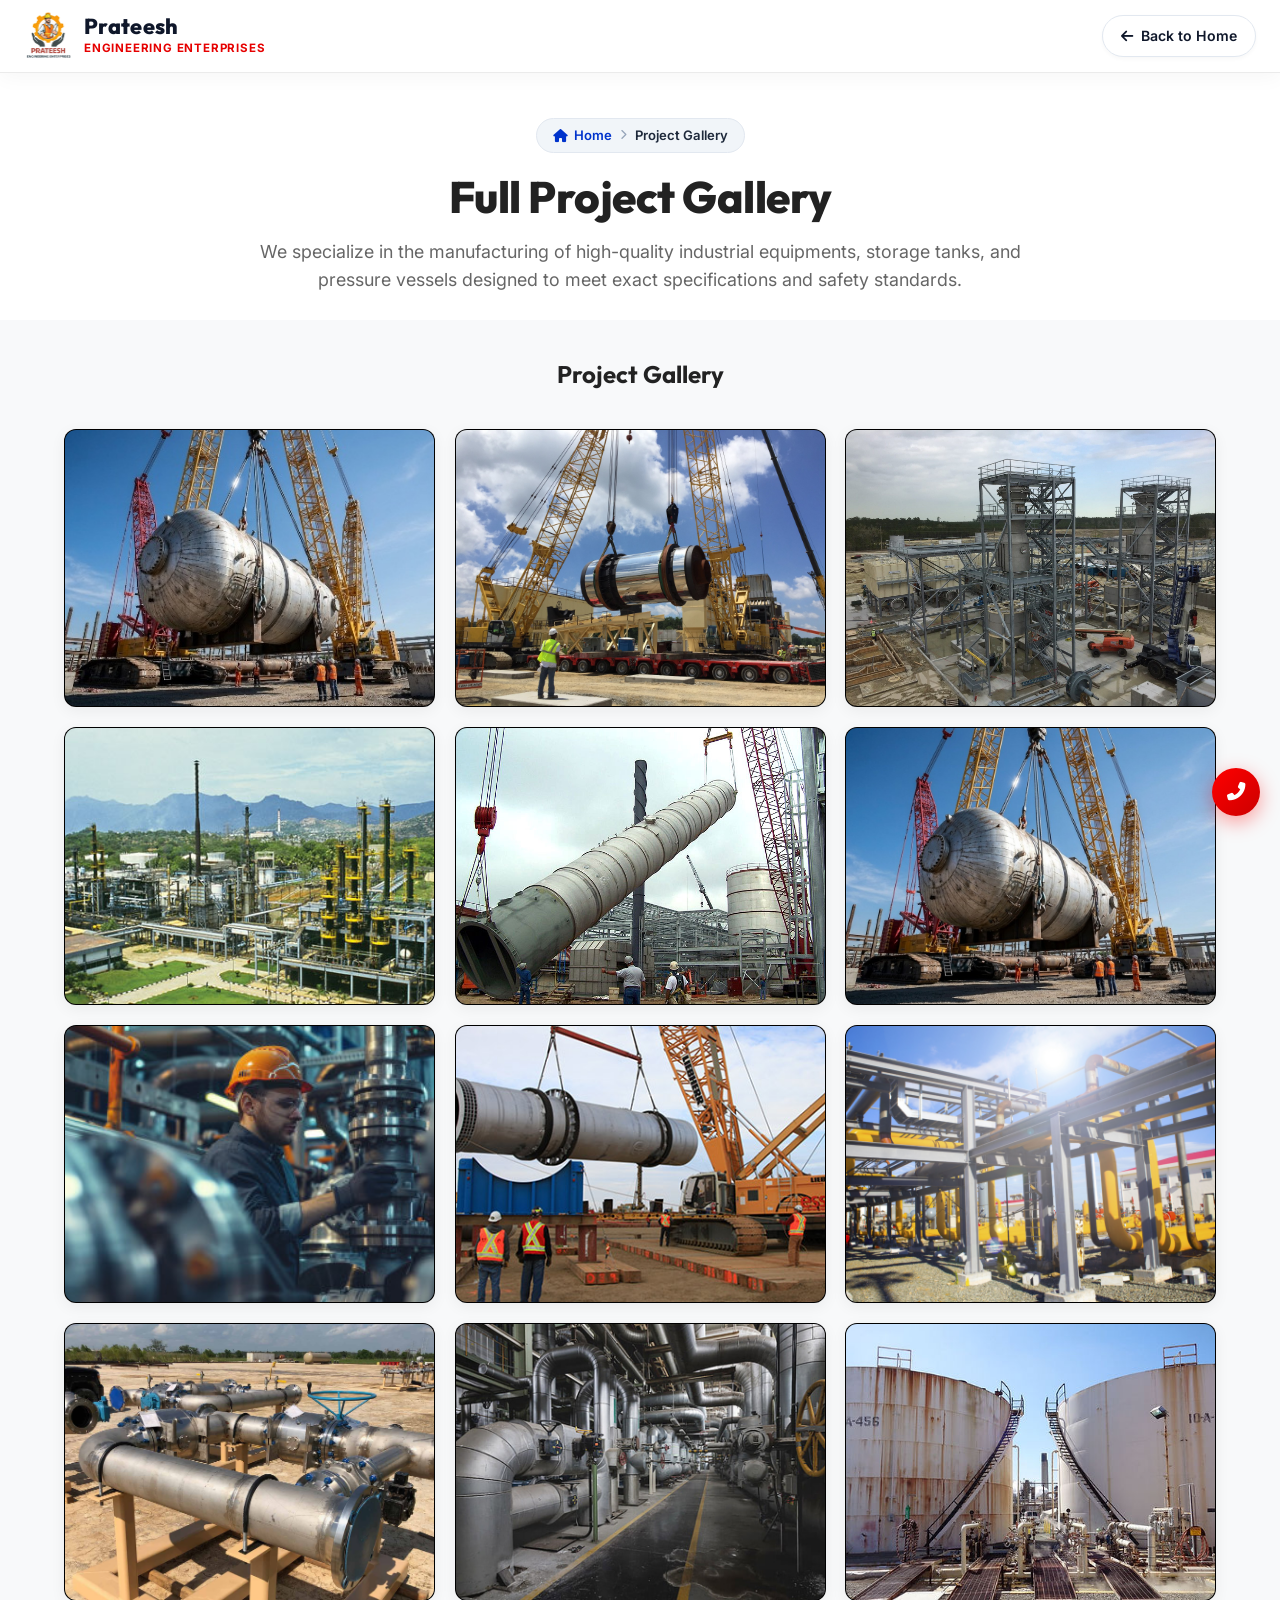
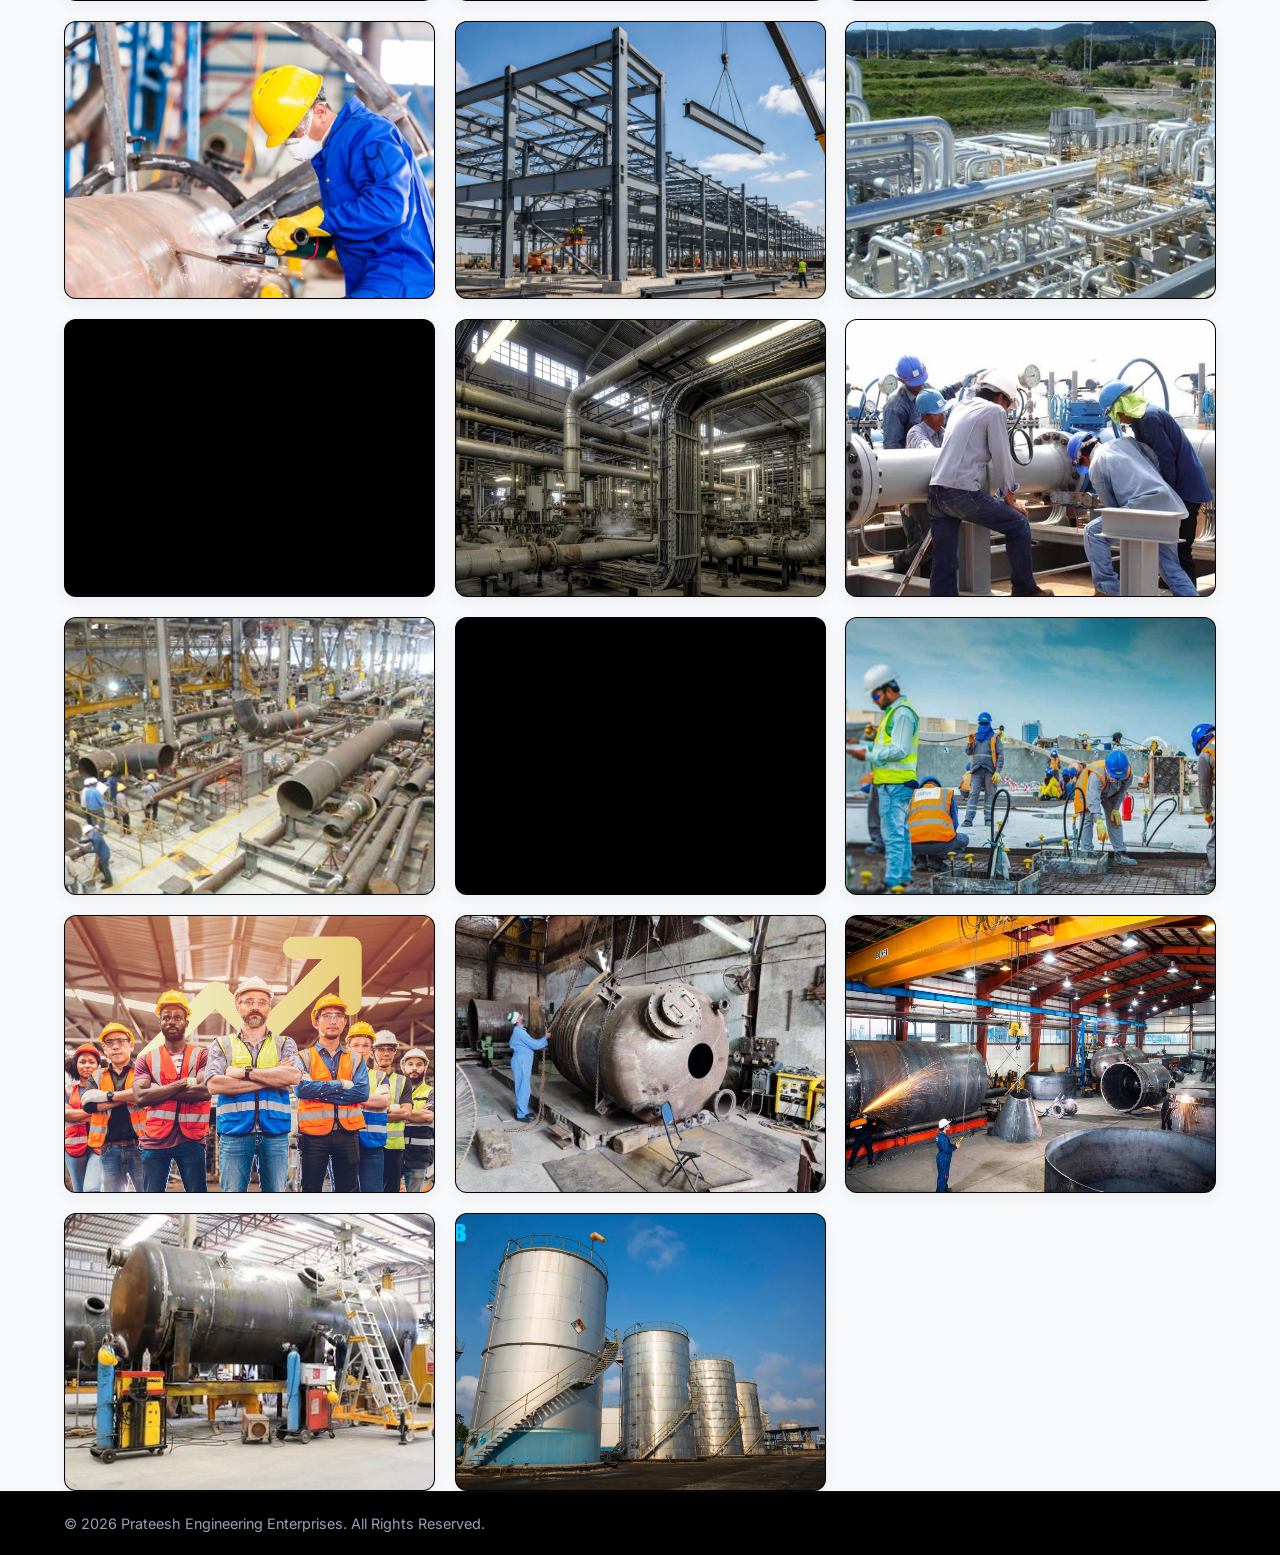
<file: gallery.html>
<!DOCTYPE html>
<html lang="en">
<head>
    <meta charset="UTF-8">
    <meta name="viewport" content="width=device-width, initial-scale=1.0">
    <!-- Primary Meta Tags -->
    <title>Full Project Gallery | Prateesh Engineering Enterprises</title>
    <meta name="title" content="Full Project Gallery | Prateesh Engineering Enterprises">
    <meta name="description" content="Explore project photographs of heavy equipment erection, high-pressure vessels, storage tanks, ducting, and piping systems executed by Prateesh Engineering Enterprises.">
    <meta name="keywords" content="Prateesh Engineering gallery, mechanical engineering project photos, heavy equipment erection images, storage tank fabrication photos, industrial fabrication portfolio">
    <meta name="author" content="Prateesh Engineering Enterprises">
    <meta name="robots" content="index, follow, max-image-preview:large, max-snippet:-1, max-video-preview:-1">
    <link rel="canonical" href="https://prateeshengineeringenterprises.com/gallery">

    <!-- Site Name & Brand Identity (Google Search & Browsers) -->
    <meta name="application-name" content="Prateesh Engineering Enterprises">
    <meta name="apple-mobile-web-app-title" content="Prateesh Engineering Enterprises">

    <!-- Google & Google Gemini (Search & AI Overview) -->
    <meta name="googlebot" content="index, follow, max-snippet:-1, max-image-preview:large, max-video-preview:-1">
    <meta name="google-extended" content="index, follow">

    <!-- ChatGPT & OpenAI Crawlers (ChatGPT Search & GPTBot) -->
    <meta name="gptbot" content="index, follow">
    <meta name="oai-searchbot" content="index, follow">
    <meta name="chatgpt-user" content="index, follow">

    <!-- Yahoo & Bing Search -->
    <meta name="bingbot" content="index, follow, max-snippet:-1, max-image-preview:large, max-video-preview:-1">
    <meta name="slurp" content="index, follow">

    <!-- Open Graph / Facebook / LinkedIn / WhatsApp -->
    <meta property="og:type" content="website">
    <meta property="og:locale" content="en_IN">
    <meta property="og:site_name" content="Prateesh Engineering Enterprises">
    <meta property="og:url" content="https://prateeshengineeringenterprises.com/gallery">
    <meta property="og:title" content="Full Project Gallery | Prateesh Engineering Enterprises">
    <meta property="og:description" content="Explore photographs of industrial fabrication, heavy tank manufacturing, and equipment erection works.">
    <meta property="og:image" content="https://prateeshengineeringenterprises.com/photos/gallery/heavy-equipment-erection.jpg">

    <!-- Twitter / X Cards -->
    <meta name="twitter:card" content="summary_large_image">
    <meta name="twitter:title" content="Full Project Gallery | Prateesh Engineering Enterprises">
    <meta name="twitter:description" content="Explore photographs of industrial fabrication, heavy tank manufacturing, and equipment erection works.">
    <meta name="twitter:image" content="https://prateeshengineeringenterprises.com/photos/gallery/heavy-equipment-erection.jpg">

    <script>
        document.documentElement.classList.add('js-enabled');
        if (window.location.pathname.endsWith('.html')) {
            const clean = window.location.pathname.replace(/\.html$/, '');
            window.history.replaceState(null, '', clean + window.location.search + window.location.hash);
        }
    </script>
    <link rel="preconnect" href="https://fonts.googleapis.com">
    <link rel="preconnect" href="https://fonts.gstatic.com" crossorigin>
    <link rel="preconnect" href="https://cdnjs.cloudflare.com" crossorigin>
    <link rel="stylesheet" href="style.css">

    <!-- Favicon & Touch Icons (Google Search 48px multiple, iOS, Android, Desktop) -->
    <link rel="icon" type="image/x-icon" href="photos/logo/favicon.ico">
    <link rel="shortcut icon" type="image/x-icon" href="photos/logo/favicon.ico">
    <link rel="icon" type="image/png" sizes="48x48" href="photos/logo/favicon-48x48.png">
    <link rel="icon" type="image/png" sizes="96x96" href="photos/logo/favicon-96x96.png">
    <link rel="icon" type="image/png" sizes="192x192" href="photos/logo/favicon-192x192.png">
    <link rel="apple-touch-icon" sizes="180x180" href="photos/logo/apple-touch-icon.png">
    <link rel="manifest" href="site.webmanifest">

    <link href="https://fonts.googleapis.com/css2?family=Inter:wght@300;400;600;700&family=Outfit:wght@400;600;800&display=swap" rel="stylesheet">
    <link rel="preload" href="https://cdnjs.cloudflare.com/ajax/libs/font-awesome/6.4.0/css/all.min.css" as="style" onload="this.onload=null;this.rel='stylesheet'">
    <noscript><link rel="stylesheet" href="https://cdnjs.cloudflare.com/ajax/libs/font-awesome/6.4.0/css/all.min.css"></noscript>
</head>
<body>
    <nav class="gallery-navbar">
        <div class="gallery-nav-container">
            <a href="/" class="gallery-brand" aria-label="Prateesh Engineering Enterprises Home">
                <img src="photos/logo/prateesh-logo.png" alt="Prateesh Engineering Enterprises Logo" class="gallery-brand-logo">
                <div class="gallery-brand-text">
                    <span class="gallery-brand-title">Prateesh</span>
                    <span class="gallery-brand-tagline">Engineering Enterprises</span>
                </div>
            </a>
            
            <div class="gallery-nav-actions">
                <a href="/" class="gallery-nav-btn btn-home" title="Back to Home">
                    <i class="fas fa-arrow-left"></i>
                    <span>Back to Home</span>
                </a>
            </div>
        </div>
    </nav>

    <div class="service-page-header">
        <div class="container">
            <nav class="gallery-breadcrumb" aria-label="Breadcrumb">
                <a href="/"><i class="fas fa-home"></i> Home</a>
                <i class="fas fa-chevron-right breadcrumb-separator"></i>
                <span>Project Gallery</span>
            </nav>
            <h1>Full Project Gallery</h1>
            <p>We specialize in the manufacturing of high-quality industrial equipments, storage tanks, and pressure vessels designed to meet exact specifications and safety standards.</p>
        </div>
    </div>

    <div class="gallery-grid-wrapper">
        <div class="container">
            <h2 class="gallery-full-heading">Project Gallery</h2>
            <div class="gallery-grid">
                <div class="gallery-item"><img src="photos/gallery/erection/vessel-erection-cranes.jpg" alt="Heavy Vessel & Equipment Erection" loading="lazy" decoding="async"></div>
                <div class="gallery-item"><img src="photos/gallery/erection/heavy-equipment-erection.jpg" alt="Heavy Equipment Erection" loading="lazy" decoding="async"></div>
                <div class="gallery-item"><img src="photos/gallery/erection/structural-steel-tower.jpg" alt="Structural Steel Tower" loading="lazy" decoding="async"></div>
                <div class="gallery-item"><img src="photos/gallery/erection/chemplast-sanmar-plant.jpg" alt="Chemplast Sanmar Plant" loading="lazy" decoding="async"></div>
                <div class="gallery-item"><img src="photos/gallery/erection/industrial-equipment.jpg" alt="Industrial Equipment" loading="lazy" decoding="async"></div>
                <div class="gallery-item"><img src="photos/gallery/erection/site-work-01.jpg" alt="Site Work 1" loading="lazy" decoding="async"></div>
                <div class="gallery-item"><img src="photos/gallery/erection/site-work-02.jpg" alt="Site Work 2" loading="lazy" decoding="async"></div>
                <div class="gallery-item"><img src="photos/gallery/erection/equipment-maintenance.jpg" alt="Equipment Maintenance" loading="lazy" decoding="async"></div>
                <div class="gallery-item"><img src="photos/gallery/erection/mechanical-stress-analysis.png" alt="Mechanical Stress Analysis" loading="lazy" decoding="async"></div>
                <div class="gallery-item"><img src="photos/gallery/fabrication/pipe-fabrication-01.jpg" alt="Pipe Fabrication" loading="lazy" decoding="async"></div>
                <div class="gallery-item"><img src="photos/gallery/fabrication/industrial-ducting.jpg" alt="Industrial Ducting" loading="lazy" decoding="async"></div>
                <div class="gallery-item"><img src="photos/gallery/fabrication/welding-work.jpg" alt="Welding Works" loading="lazy" decoding="async"></div>
                <div class="gallery-item"><img src="photos/gallery/fabrication/metal-grinding-work.jpg" alt="Metal Grinding" loading="lazy" decoding="async"></div>
                <div class="gallery-item"><img src="photos/gallery/fabrication/structural-steel-fabrication.jpg" alt="Structural Steel Fabrication" loading="lazy" decoding="async"></div>
                <div class="gallery-item"><img src="photos/gallery/fabrication/pipeline-erection.png" alt="Pipeline Erection" loading="lazy" decoding="async"></div>
                <div class="gallery-item"><img src="photos/gallery/fabrication/exhaust-ventilation-system.jpg" alt="Exhaust Ventilation System" loading="lazy" decoding="async"></div>
                <div class="gallery-item"><img src="photos/gallery/fabrication/industrial-piping-network.jpg" alt="Industrial Piping Network" loading="lazy" decoding="async"></div>
                <div class="gallery-item"><img src="photos/gallery/fabrication/piping-installation.jpg" alt="Piping Installation" loading="lazy" decoding="async"></div>
                <div class="gallery-item"><img src="photos/gallery/fabrication/piping-fabricator.png" alt="Piping Fabricator" loading="lazy" decoding="async"></div>
                <div class="gallery-item"><img src="photos/gallery/fabrication/heavy-fabrication-01.png" alt="Heavy Fabrication" loading="lazy" decoding="async"></div>
                <div class="gallery-item"><img src="photos/gallery/manpower/manpower-services.jpg" alt="Manpower Services" loading="lazy" decoding="async"></div>
                <div class="gallery-item"><img src="photos/gallery/manpower/manpower-supply.jpg" alt="Manpower Supply" loading="lazy" decoding="async"></div>
                <div class="gallery-item"><img src="photos/gallery/tanks/storage-tank-1500kl.jpg" alt="Storage Tank 1500KL" loading="lazy" decoding="async"></div>
                <div class="gallery-item"><img src="photos/gallery/tanks/pressure-vessel-fabrication.jpg" alt="Pressure Vessel Fabrication" loading="lazy" decoding="async"></div>
                <div class="gallery-item"><img src="photos/gallery/tanks/pressure-vessel-work.jpg" alt="Pressure Vessel Work" loading="lazy" decoding="async"></div>
                <div class="gallery-item"><img src="photos/gallery/tanks/tank-engineering-design.webp" alt="Tank Engineering Design" loading="lazy" decoding="async"></div>
            </div>
        </div>
    </div>

    <footer class="bottom-copyright">
        <div class="container">
            <div class="copyright-content">
                <p>&copy; 2026 Prateesh Engineering Enterprises. All Rights Reserved.</p>
            </div>
        </div>
    </footer>

    <!-- Floating Action Buttons: Instant Call & Scroll to Top -->
    <div class="floating-actions">
        <a href="tel:+919597000189" class="floating-btn floating-call-btn" title="Call Office" aria-label="Call Office">
            <i class="fas fa-phone-alt"></i>
            <span class="floating-tooltip">Call Office</span>
        </a>
        <button id="scrollToTopBtn" class="floating-btn floating-scroll-btn" title="Scroll to Top" aria-label="Scroll to Top">
            <i class="fas fa-arrow-up"></i>
            <span class="floating-tooltip">Scroll to Top</span>
        </button>
    </div>

    <script src="script.js" defer></script>
</body>
</html>
</file>
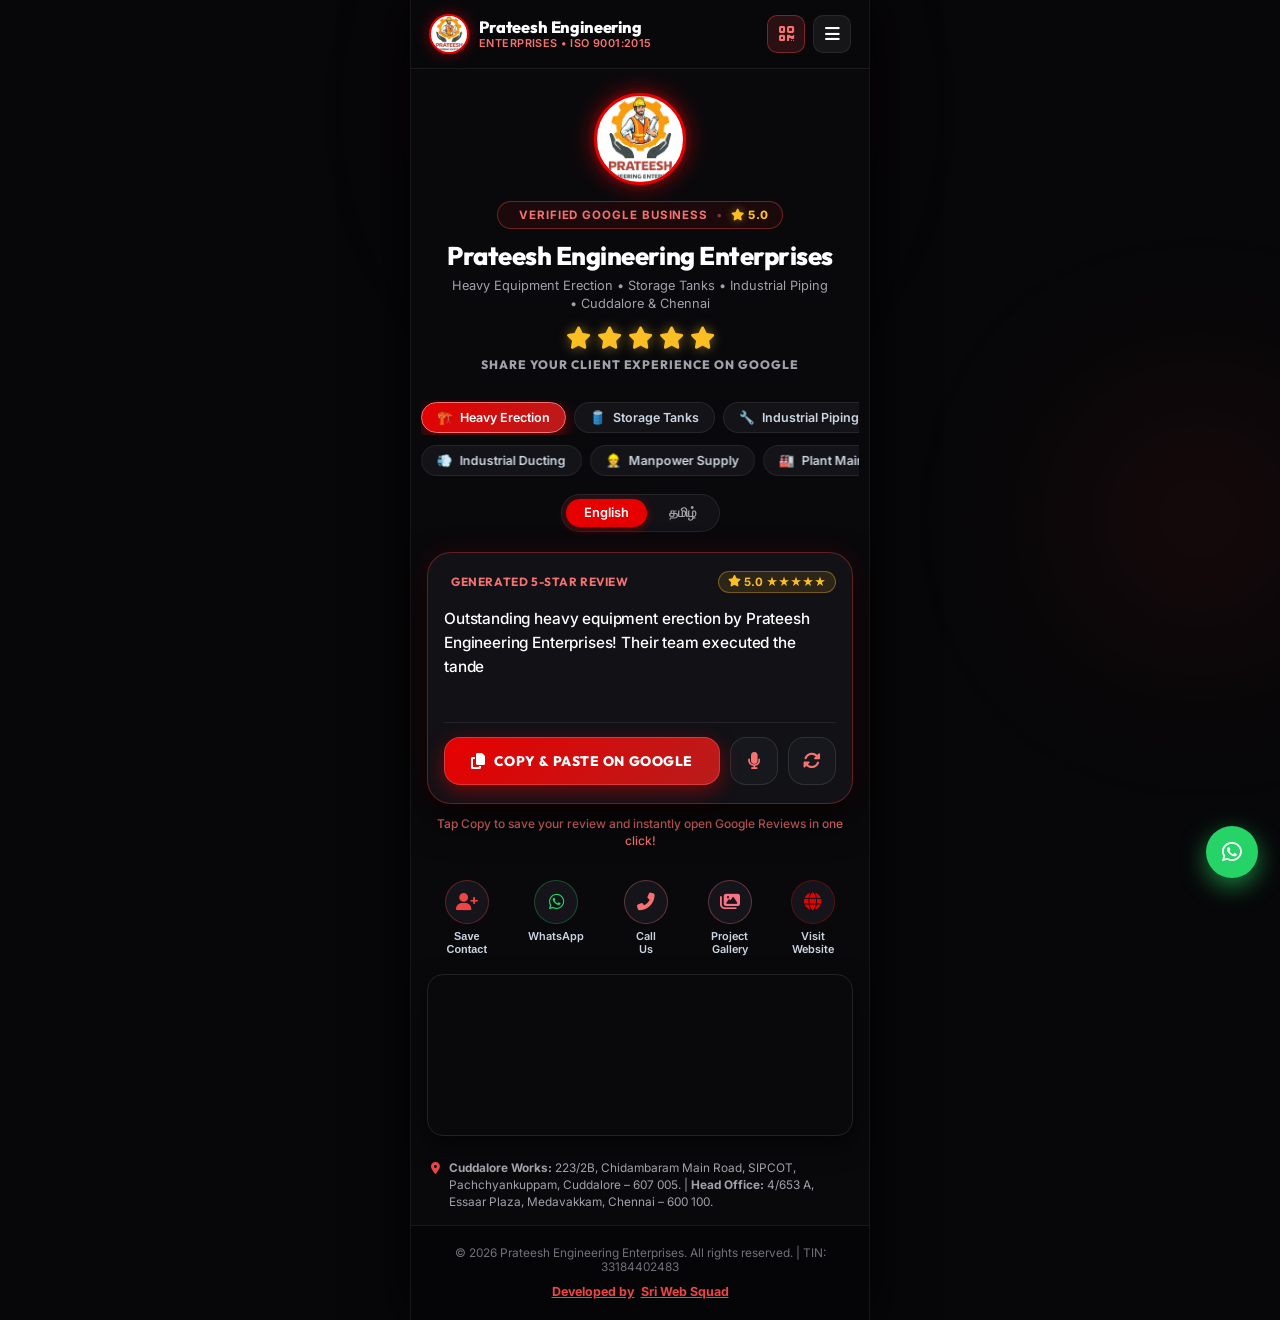
<file: review.html>
<!DOCTYPE html>
<html lang="en">
<head>
    <meta charset="UTF-8">
    <meta name="viewport" content="width=device-width, initial-scale=1.0">
    
    <!-- Primary Meta Tags -->
    <title>Prateesh Engineering Enterprises | Rate & Review Us on Google</title>
    <meta name="title" content="Prateesh Engineering Enterprises | Rate & Review Us on Google">
    <meta name="description" content="Share your 5-star experience with Prateesh Engineering Enterprises. 1-tap Google Review, voice speech-to-text, service templates, and instant contact save for NFC cards.">
    <meta name="theme-color" content="#070709">

    <!-- Open Graph / Social Media -->
    <meta property="og:title" content="Rate Prateesh Engineering Enterprises on Google">
    <meta property="og:description" content="Tap to share your review on Google. ISO 9001:2015 Certified Mechanical Engineering, Fabrication & Erection in Cuddalore & Chennai.">
    <meta property="og:image" content="photos/logo/prateesh-logo.png">
    <meta property="og:type" content="website">
    <link rel="canonical" href="https://prateeshengineeringenterprises.com/review">
    <meta property="og:url" content="https://prateeshengineeringenterprises.com/review">
    <script>
        if (window.location.pathname.endsWith('.html')) {
            const clean = window.location.pathname.replace(/\.html$/, '');
            window.history.replaceState(null, '', clean + window.location.search + window.location.hash);
        }
    </script>

    <!-- Favicon & Touch Icons -->
    <link rel="icon" type="image/x-icon" href="photos/logo/favicon.ico">
    <link rel="shortcut icon" type="image/x-icon" href="photos/logo/favicon.ico">
    <link rel="icon" type="image/png" sizes="48x48" href="photos/logo/favicon-48x48.png">
    <link rel="icon" type="image/png" sizes="96x96" href="photos/logo/favicon-96x96.png">
    <link rel="icon" type="image/png" sizes="192x192" href="photos/logo/favicon-192x192.png">
    <link rel="apple-touch-icon" sizes="180x180" href="photos/logo/apple-touch-icon.png">
    <link rel="manifest" href="site.webmanifest">

    <!-- Google Fonts -->
    <link rel="preconnect" href="https://fonts.googleapis.com">
    <link rel="preconnect" href="https://fonts.gstatic.com" crossorigin>
    <link href="https://fonts.googleapis.com/css2?family=Inter:wght@400;500;600;700&family=Outfit:wght@500;600;700;800;900&display=swap" rel="stylesheet">
    
    <!-- Font Awesome Icons -->
    <link rel="stylesheet" href="https://cdnjs.cloudflare.com/ajax/libs/font-awesome/6.4.0/css/all.min.css">

    <style>
/* ==========================================================================
   PRATEESH ENGINEERING ENTERPRISES - DEDICATED REVIEW & CLIENT NFC PORTAL
   Aesthetic: Carbon Matte Black, High-Impact Crimson Red, Glassmorphism
   Typography: Outfit (Headings) & Inter (Body)
   ========================================================================== */

:root {
    --bg-dark: #070709;
    --bg-card: #111116;
    --bg-card-glass: rgba(17, 17, 22, 0.94);
    --border-subtle: rgba(255, 255, 255, 0.08);
    --border-red: rgba(239, 68, 68, 0.35);
    --border-crimson: rgba(239, 68, 68, 0.45);
    --primary-red: #e60000;
    --primary-red-hover: #ff1a1a;
    --secondary-dark: #1f0b0f;
    --accent-crimson: #ef4444;
    --accent-rose: #f87171;
    --accent-light: #fecaca;
    --accent-gold: #fbbf24;
    --text-white: #ffffff;
    --text-muted: #a1a1aa;
    --text-dim: #71717a;
    --radius-sm: 10px;
    --radius-md: 16px;
    --radius-lg: 24px;
    --radius-pill: 9999px;
    --font-heading: 'Outfit', sans-serif;
    --font-body: 'Inter', sans-serif;
}

*, *::before, *::after {
    margin: 0;
    padding: 0;
    box-sizing: border-box;
    -webkit-tap-highlight-color: transparent;
}

html {
    font-size: 16px;
    scroll-behavior: smooth;
    background-color: var(--bg-dark);
}

body {
    font-family: var(--font-body);
    color: var(--text-white);
    background-color: var(--bg-dark);
    min-height: 100vh;
    display: flex;
    justify-content: center;
    align-items: flex-start;
    padding: 0;
    position: relative;
    overflow-x: hidden;
}

/* Background Atmosphere Glow Orbs */
.bg-glow-orb {
    position: fixed;
    border-radius: 50%;
    filter: blur(100px);
    pointer-events: none;
    z-index: 0;
    opacity: 0.55;
}

.orb-top {
    width: 340px;
    height: 340px;
    top: -60px;
    left: 50%;
    transform: translateX(-50%);
    background: radial-gradient(circle, rgba(230, 0, 0, 0.42) 0%, rgba(153, 27, 27, 0.28) 50%, rgba(230, 0, 0, 0) 70%);
}

.orb-mid {
    width: 280px;
    height: 280px;
    top: 42%;
    right: -60px;
    background: radial-gradient(circle, rgba(239, 68, 68, 0.25) 0%, rgba(185, 28, 28, 0.18) 60%, transparent 70%);
}

/* Mobile-First App Wrapper */
.app-container {
    width: 100%;
    max-width: 460px;
    margin: 0 auto;
    position: relative;
    z-index: 1;
    background: #09090c;
    min-height: 100vh;
    display: flex;
    flex-direction: column;
    box-shadow: 0 0 50px rgba(0, 0, 0, 0.95);
    border-left: 1px solid rgba(255, 255, 255, 0.06);
    border-right: 1px solid rgba(255, 255, 255, 0.06);
}

/* ==========================================================================
   TOP NAVBAR (Brand Logo + Actions)
   ========================================================================== */
.top-navbar {
    display: flex;
    justify-content: space-between;
    align-items: center;
    padding: 14px 18px;
    background: rgba(9, 9, 12, 0.96);
    border-bottom: 1px solid var(--border-subtle);
    backdrop-filter: blur(16px);
    -webkit-backdrop-filter: blur(16px);
    position: sticky;
    top: 0;
    z-index: 120;
}

.navbar-brand {
    display: flex;
    align-items: center;
    gap: 10px;
    text-decoration: none;
    color: var(--text-white);
}

.navbar-logo-badge {
    width: 40px;
    height: 40px;
    border-radius: 50%;
    overflow: hidden;
    border: 2px solid var(--primary-red);
    box-shadow: 0 0 14px rgba(230, 0, 0, 0.5);
    background: #ffffff;
    display: flex;
    align-items: center;
    justify-content: center;
    flex-shrink: 0;
}

.navbar-logo-badge img {
    width: 100%;
    height: 100%;
    object-fit: cover;
}

.navbar-title-wrap {
    display: flex;
    flex-direction: column;
}

.navbar-title {
    font-family: var(--font-heading);
    font-size: 1.02rem;
    font-weight: 800;
    letter-spacing: -0.01em;
    color: #ffffff;
    line-height: 1.15;
}

.navbar-subtext {
    font-size: 0.68rem;
    color: var(--accent-rose);
    font-weight: 600;
    letter-spacing: 0.04em;
    text-transform: uppercase;
}

.nav-right-actions {
    display: flex;
    align-items: center;
    gap: 8px;
}

.navbar-qr-btn {
    width: 38px;
    height: 38px;
    border-radius: 10px;
    background: rgba(239, 68, 68, 0.15);
    border: 1px solid rgba(239, 68, 68, 0.4);
    color: var(--accent-rose);
    display: flex;
    align-items: center;
    justify-content: center;
    font-size: 1.05rem;
    cursor: pointer;
    transition: all 0.2s ease;
}

.navbar-qr-btn:hover {
    background: var(--primary-red);
    color: #ffffff;
    transform: scale(1.05);
    box-shadow: 0 0 14px rgba(230, 0, 0, 0.5);
}

.navbar-menu-btn {
    width: 38px;
    height: 38px;
    border-radius: 10px;
    background: rgba(255, 255, 255, 0.06);
    border: 1px solid var(--border-subtle);
    color: var(--text-white);
    display: flex;
    align-items: center;
    justify-content: center;
    cursor: pointer;
    font-size: 1.05rem;
    transition: all 0.2s ease;
}

.navbar-menu-btn:hover {
    background: rgba(255, 255, 255, 0.12);
}

/* Slide Drawer Navigation */
.drawer-backdrop {
    position: fixed;
    top: 68px;
    left: 0;
    right: 0;
    bottom: 0;
    background: rgba(0, 0, 0, 0.7);
    backdrop-filter: blur(4px);
    -webkit-backdrop-filter: blur(4px);
    z-index: 105;
}

.drawer-backdrop.hidden {
    display: none;
}

.drawer-menu {
    position: fixed;
    top: 68px;
    left: 50%;
    transform: translateX(-50%);
    width: 100%;
    max-width: 460px;
    background: rgba(17, 17, 22, 0.98);
    backdrop-filter: blur(20px);
    -webkit-backdrop-filter: blur(20px);
    border-bottom: 1.5px solid var(--border-red);
    border-left: 1px solid rgba(255, 255, 255, 0.08);
    border-right: 1px solid rgba(255, 255, 255, 0.08);
    padding: 16px;
    display: flex;
    flex-direction: column;
    gap: 10px;
    box-shadow: 0 25px 45px rgba(0, 0, 0, 0.85);
    z-index: 110;
    transition: all 0.25s ease;
}

.drawer-menu.hidden {
    display: none;
}

.drawer-link {
    display: flex;
    align-items: center;
    gap: 12px;
    padding: 11px 14px;
    border-radius: var(--radius-sm);
    color: #cbd5e1;
    text-decoration: none;
    font-size: 0.88rem;
    font-weight: 500;
    background: rgba(255, 255, 255, 0.04);
    transition: all 0.2s ease;
}

.drawer-link:hover {
    background: rgba(230, 0, 0, 0.2);
    color: #ffffff;
    transform: translateX(3px);
}

.drawer-link i {
    color: var(--accent-crimson);
    width: 18px;
}

/* ==========================================================================
   QR CODE MODAL
   ========================================================================== */
.qr-modal-backdrop {
    position: fixed;
    inset: 0;
    background: rgba(0, 0, 0, 0.85);
    backdrop-filter: blur(8px);
    -webkit-backdrop-filter: blur(8px);
    z-index: 1000;
    display: flex;
    align-items: center;
    justify-content: center;
    padding: 16px;
    animation: fadeIn 0.25s ease-out;
}

.qr-modal-backdrop.hidden {
    display: none !important;
}

.qr-modal-card {
    background: linear-gradient(165deg, #1c0b0f 0%, #0c0507 100%);
    border: 1px solid rgba(239, 68, 68, 0.45);
    border-radius: 20px;
    width: 100%;
    max-width: 350px;
    padding: 24px 20px;
    box-shadow: 0 20px 50px rgba(0, 0, 0, 0.9), 0 0 30px rgba(230, 0, 0, 0.25);
    display: flex;
    flex-direction: column;
    align-items: center;
    text-align: center;
    position: relative;
    animation: zoomUp 0.3s cubic-bezier(0.34, 1.56, 0.64, 1);
}

@keyframes zoomUp {
    from { opacity: 0; transform: scale(0.85) translateY(20px); }
    to { opacity: 1; transform: scale(1) translateY(0); }
}

@keyframes fadeIn {
    from { opacity: 0; }
    to { opacity: 1; }
}

.qr-modal-close {
    position: absolute;
    top: 14px;
    right: 14px;
    background: rgba(255, 255, 255, 0.08);
    border: none;
    color: #94a3b8;
    width: 32px;
    height: 32px;
    border-radius: 50%;
    display: flex;
    align-items: center;
    justify-content: center;
    cursor: pointer;
    transition: all 0.2s ease;
}

.qr-modal-close:hover {
    background: #ef4444;
    color: #ffffff;
}

.qr-modal-header {
    display: flex;
    flex-direction: column;
    align-items: center;
    margin-bottom: 14px;
}

.qr-brand-logo {
    width: 52px;
    height: 52px;
    border-radius: 50%;
    border: 2px solid var(--accent-crimson);
    margin-bottom: 8px;
    box-shadow: 0 0 14px rgba(239, 68, 68, 0.45);
    background: #ffffff;
    object-fit: cover;
}

.qr-brand-title {
    font-family: var(--font-heading);
    font-size: 1.08rem;
    font-weight: 800;
    color: #ffffff;
    margin: 0 0 4px 0;
}

.qr-brand-sub {
    font-size: 0.74rem;
    color: #94a3b8;
    margin: 0;
}

.qr-image-wrapper {
    background: #ffffff;
    padding: 12px;
    border-radius: 14px;
    box-shadow: 0 8px 25px rgba(0, 0, 0, 0.5);
    margin-bottom: 12px;
    display: inline-block;
}

.qr-code-img {
    width: 180px;
    height: 180px;
    display: block;
    object-fit: contain;
}

.qr-stars-row {
    display: flex;
    align-items: center;
    gap: 4px;
    color: var(--accent-gold);
    font-size: 0.82rem;
    font-weight: 800;
    margin-bottom: 10px;
}

.qr-stars-row span {
    margin-left: 4px;
    letter-spacing: 0.05em;
}

.qr-url-pill {
    background: rgba(0, 0, 0, 0.5);
    border: 1px solid rgba(255, 255, 255, 0.12);
    border-radius: var(--radius-pill);
    padding: 5px 14px;
    font-size: 0.72rem;
    color: var(--accent-rose);
    display: inline-flex;
    align-items: center;
    gap: 6px;
    max-width: 90%;
    overflow: hidden;
    text-overflow: ellipsis;
    white-space: nowrap;
    margin-bottom: 16px;
}

.qr-modal-actions {
    display: flex;
    flex-direction: column;
    gap: 8px;
    width: 100%;
}

.qr-action-btn {
    width: 100%;
    padding: 11px 14px;
    border-radius: var(--radius-sm);
    font-size: 0.84rem;
    font-weight: 700;
    text-decoration: none;
    border: none;
    cursor: pointer;
    display: inline-flex;
    align-items: center;
    justify-content: center;
    gap: 8px;
    transition: all 0.2s ease;
}

.qr-action-btn.btn-download {
    background: linear-gradient(135deg, #e60000 0%, #b91c1c 100%);
    color: #ffffff;
    box-shadow: 0 4px 14px rgba(230, 0, 0, 0.45);
}

.qr-action-btn.btn-download:hover {
    background: #ff1a1a;
    transform: translateY(-1px);
}

.qr-action-btn.btn-share {
    background: rgba(37, 211, 102, 0.15);
    border: 1px solid rgba(37, 211, 102, 0.4);
    color: #25d366;
}

.qr-action-btn.btn-share:hover {
    background: #25d366;
    color: #ffffff;
}

/* ==========================================================================
   HERO / BRAND SECTION
   ========================================================================== */
.hero-branding {
    display: flex;
    flex-direction: column;
    align-items: center;
    text-align: center;
    padding: 24px 18px 12px 18px;
    position: relative;
}

/* Glowing Industrial Emblem */
.brand-emblem-glow {
    position: relative;
    width: 92px;
    height: 92px;
    margin-bottom: 16px;
}

.brand-emblem-glow::before {
    content: '';
    position: absolute;
    inset: -8px;
    border-radius: 50%;
    background: radial-gradient(circle, rgba(230, 0, 0, 0.65) 0%, rgba(153, 27, 27, 0.35) 50%, rgba(230, 0, 0, 0) 70%);
    animation: ringPulse 2.5s infinite ease-in-out;
}

@keyframes ringPulse {
    0%, 100% { transform: scale(0.95); opacity: 0.65; }
    50% { transform: scale(1.15); opacity: 1; }
}

.brand-main-logo {
    width: 92px;
    height: 92px;
    border-radius: 50%;
    object-fit: cover;
    border: 3px solid var(--primary-red);
    box-shadow: 0 0 25px rgba(230, 0, 0, 0.6);
    background: #ffffff;
    position: relative;
    z-index: 1;
}

/* Verified Google Business Badge Pill */
.verified-google-pill {
    display: inline-flex;
    align-items: center;
    gap: 7px;
    background: rgba(30, 10, 12, 0.88);
    border: 1px solid rgba(239, 68, 68, 0.4);
    padding: 6px 14px;
    border-radius: var(--radius-pill);
    font-size: 0.72rem;
    font-weight: 700;
    color: var(--accent-rose);
    text-transform: uppercase;
    letter-spacing: 0.08em;
    margin-bottom: 12px;
}

.verified-google-pill i {
    font-size: 0.84rem;
    color: var(--accent-crimson);
}

.verified-google-pill .pill-divider {
    opacity: 0.45;
    color: var(--accent-rose);
    font-weight: 400;
    margin: 0 1px;
}

.verified-google-pill .pill-rating {
    display: inline-flex;
    align-items: center;
    gap: 4px;
    color: var(--accent-gold);
    font-weight: 800;
    letter-spacing: 0.02em;
}

.verified-google-pill .pill-rating i {
    color: var(--accent-gold);
    font-size: 0.74rem;
    filter: drop-shadow(0 0 4px rgba(251, 191, 36, 0.5));
}

.hero-title {
    font-family: var(--font-heading);
    font-size: clamp(1.35rem, 5.2vw, 1.6rem);
    font-weight: 800;
    color: var(--text-white);
    letter-spacing: -0.02em;
    margin-bottom: 5px;
    line-height: 1.2;
}

.hero-subtitle {
    font-size: 0.8rem;
    color: var(--text-muted);
    line-height: 1.4;
    margin-bottom: 14px;
    max-width: 90%;
}

/* Golden Stars Row - Shimmer Wave Animation */
.stars-display {
    display: flex;
    justify-content: center;
    gap: 6px;
    margin-bottom: 8px;
}

.star-icon {
    color: var(--accent-gold);
    font-size: 1.4rem;
    filter: drop-shadow(0 0 6px rgba(251, 191, 36, 0.5));
    display: inline-block;
    animation: starWaveGlow 2.6s infinite ease-in-out;
    pointer-events: none;
}

.stars-display .star-icon:nth-child(1) { animation-delay: 0.0s; }
.stars-display .star-icon:nth-child(2) { animation-delay: 0.2s; }
.stars-display .star-icon:nth-child(3) { animation-delay: 0.4s; }
.stars-display .star-icon:nth-child(4) { animation-delay: 0.6s; }
.stars-display .star-icon:nth-child(5) { animation-delay: 0.8s; }

@keyframes starWaveGlow {
    0%, 100% {
        transform: scale(1);
        filter: drop-shadow(0 0 5px rgba(251, 191, 36, 0.4));
        color: #fbbf24;
    }
    20% {
        transform: scale(1.22) translateY(-2px);
        filter: drop-shadow(0 0 14px rgba(251, 191, 36, 0.95)) drop-shadow(0 0 4px #ffffff);
        color: #fef08a;
    }
    45% {
        transform: scale(1);
        filter: drop-shadow(0 0 5px rgba(251, 191, 36, 0.4));
        color: #fbbf24;
    }
}

.share-experience-heading {
    font-family: var(--font-heading);
    font-size: 0.76rem;
    font-weight: 800;
    letter-spacing: 0.08em;
    text-transform: uppercase;
    color: #a1a1aa;
    margin-bottom: 16px;
}

/* ==========================================================================
   CATEGORY SLIDER TRACKS (Double Line Horizontal Running Sliders)
   ========================================================================== */
.categories-wrapper {
    padding: 0 10px;
    margin-bottom: 16px;
    display: flex;
    flex-direction: column;
    gap: 8px;
    width: 100%;
    overflow: hidden;
}

.cat-track-container {
    width: 100%;
    overflow-x: auto;
    overflow-y: hidden;
    scroll-behavior: smooth;
    -webkit-overflow-scrolling: touch;
    scrollbar-width: none;
    display: flex;
    position: relative;
    padding: 2px 0;
}

.cat-track-container::-webkit-scrollbar {
    display: none;
}

.cat-track-inner {
    display: flex;
    gap: 8px;
    white-space: nowrap;
    width: max-content;
    will-change: transform;
    animation: marqueeSlide 28s linear infinite;
}

.cat-track-inner.reverse {
    animation: marqueeSlideReverse 30s linear infinite;
}

.cat-track-container:hover .cat-track-inner,
.cat-track-container:active .cat-track-inner {
    animation-play-state: paused;
}

@keyframes marqueeSlide {
    0% { transform: translateX(0); }
    100% { transform: translateX(-50%); }
}

@keyframes marqueeSlideReverse {
    0% { transform: translateX(-50%); }
    100% { transform: translateX(0); }
}

.cat-pill {
    display: inline-flex;
    align-items: center;
    gap: 7px;
    background: #131318;
    border: 1px solid rgba(255, 255, 255, 0.08);
    color: #cbd5e1;
    font-family: var(--font-body);
    font-size: 0.78rem;
    font-weight: 600;
    padding: 7px 15px;
    border-radius: var(--radius-pill);
    cursor: pointer;
    transition: all 0.2s ease;
    white-space: nowrap;
    flex-shrink: 0;
}

.cat-pill:hover {
    border-color: rgba(239, 68, 68, 0.45);
    color: #ffffff;
}

.cat-pill.active {
    background: linear-gradient(135deg, #e60000 0%, #b91c1c 100%);
    border-color: #f87171;
    color: #ffffff;
    box-shadow: 0 4px 14px rgba(230, 0, 0, 0.5);
}

/* ==========================================================================
   LANGUAGE SWITCHER (Sleek 2-button pill container)
   ========================================================================== */
.lang-container {
    display: flex;
    justify-content: center;
    padding: 0 16px;
    margin-bottom: 20px;
}

.lang-pill-box {
    display: inline-flex;
    background: #111116;
    border: 1px solid var(--border-subtle);
    padding: 4px;
    border-radius: var(--radius-pill);
    gap: 4px;
}

.lang-btn {
    background: transparent;
    border: none;
    color: var(--text-muted);
    font-family: var(--font-body);
    font-size: 0.8rem;
    font-weight: 600;
    padding: 6px 18px;
    border-radius: var(--radius-pill);
    cursor: pointer;
    transition: all 0.2s ease;
}

.lang-btn:hover {
    color: #ffffff;
}

.lang-btn.active {
    background: #e60000;
    color: #ffffff;
    box-shadow: 0 2px 10px rgba(230, 0, 0, 0.45);
}

/* ==========================================================================
   GENERATED 5-STAR REVIEW CARD
   ========================================================================== */
.review-card-section {
    padding: 0 16px;
    margin-bottom: 24px;
    scroll-margin-top: 14px;
}

.review-card {
    background: #111116;
    border: 1px solid rgba(239, 68, 68, 0.35);
    border-radius: var(--radius-lg);
    padding: 18px 16px;
    box-shadow: 0 16px 36px rgba(0, 0, 0, 0.75), 0 0 24px rgba(230, 0, 0, 0.15);
    display: flex;
    flex-direction: column;
    gap: 14px;
    position: relative;
}

.review-card-header {
    display: flex;
    justify-content: space-between;
    align-items: center;
}

.generated-badge {
    display: inline-flex;
    align-items: center;
    gap: 7px;
    font-family: var(--font-heading);
    font-size: 0.74rem;
    font-weight: 700;
    letter-spacing: 0.05em;
    text-transform: uppercase;
    color: var(--accent-rose);
}

.generated-badge i {
    font-size: 0.85rem;
}

.score-badge {
    background: rgba(251, 191, 36, 0.12);
    border: 1px solid rgba(251, 191, 36, 0.35);
    color: #fbbf24;
    font-size: 0.72rem;
    font-weight: 700;
    padding: 3px 9px;
    border-radius: var(--radius-pill);
    display: inline-flex;
    align-items: center;
    gap: 3px;
}

/* Quote Text Body */
.review-quote-wrapper {
    position: relative;
}

.review-editable-text {
    width: 100%;
    min-height: 95px;
    background: transparent;
    border: none;
    outline: none;
    color: #ffffff;
    font-family: var(--font-body);
    font-size: 0.96rem;
    line-height: 1.55;
    font-weight: 500;
    resize: none;
    letter-spacing: -0.01em;
    caret-color: var(--accent-crimson);
}

.card-divider {
    height: 1px;
    background: rgba(255, 255, 255, 0.08);
    width: 100%;
    margin-top: 2px;
}

/* Action Controls (Copy CTA + Mic + Shuffle) */
.review-actions-row {
    display: flex;
    align-items: center;
    gap: 10px;
}

.copy-cta-btn {
    flex: 1;
    display: inline-flex;
    align-items: center;
    justify-content: center;
    gap: 8px;
    background: linear-gradient(135deg, #e60000 0%, #b91c1c 100%);
    border: 1px solid rgba(248, 113, 113, 0.4);
    color: #ffffff;
    font-family: var(--font-heading);
    font-size: 0.86rem;
    font-weight: 800;
    letter-spacing: 0.04em;
    text-transform: uppercase;
    padding: 14px 16px;
    border-radius: var(--radius-md);
    cursor: pointer;
    position: relative;
    overflow: hidden;
    box-shadow: 0 6px 20px rgba(230, 0, 0, 0.45);
    animation: ctaPulseGlow 2.8s infinite ease-in-out;
    transition: all 0.25s ease;
}

/* Radiant Shimmer Beam sweeping across the button */
.copy-cta-btn::after {
    content: '';
    position: absolute;
    top: -50%;
    left: -75%;
    width: 45%;
    height: 200%;
    background: linear-gradient(
        90deg,
        rgba(255, 255, 255, 0) 0%,
        rgba(255, 255, 255, 0.45) 50%,
        rgba(255, 255, 255, 0) 100%
    );
    transform: rotate(25deg);
    animation: ctaShimmerBeam 2.8s infinite ease-in-out;
    pointer-events: none;
}

.copy-cta-btn i {
    font-size: 1rem;
    animation: ctaIconNudge 2.8s infinite ease-in-out;
}

@keyframes ctaPulseGlow {
    0%, 100% {
        box-shadow: 0 6px 20px rgba(230, 0, 0, 0.45), 0 0 0 0 rgba(239, 68, 68, 0.4);
    }
    50% {
        box-shadow: 0 10px 30px rgba(230, 0, 0, 0.75), 0 0 0 8px rgba(239, 68, 68, 0);
    }
}

@keyframes ctaShimmerBeam {
    0% {
        left: -80%;
    }
    35%, 100% {
        left: 145%;
    }
}

@keyframes ctaIconNudge {
    0%, 65%, 100% {
        transform: scale(1);
    }
    72% {
        transform: scale(1.22) rotate(-8deg);
    }
    82% {
        transform: scale(1.15) rotate(6deg);
    }
    90% {
        transform: scale(1);
    }
}

.copy-cta-btn:hover {
    background: linear-gradient(135deg, #ff1a1a 0%, #e60000 100%);
    transform: translateY(-2px);
    box-shadow: 0 12px 32px rgba(230, 0, 0, 0.8), 0 0 16px rgba(239, 68, 68, 0.5);
}

.copy-cta-btn:active {
    transform: scale(0.97);
}

.round-control-btn {
    width: 48px;
    height: 48px;
    border-radius: var(--radius-md);
    background: #17171e;
    border: 1px solid rgba(255, 255, 255, 0.1);
    color: var(--accent-rose);
    display: flex;
    align-items: center;
    justify-content: center;
    font-size: 1.1rem;
    cursor: pointer;
    transition: all 0.2s ease;
    flex-shrink: 0;
}

.round-control-btn:hover {
    background: #251216;
    border-color: rgba(239, 68, 68, 0.45);
    color: #ffffff;
}

.round-control-btn.recording {
    background: #ef4444 !important;
    color: #ffffff !important;
    border-color: #f87171 !important;
    animation: micWave 1.2s infinite;
}

@keyframes micWave {
    0% { box-shadow: 0 0 0 0 rgba(239, 68, 68, 0.6); }
    70% { box-shadow: 0 0 0 10px rgba(239, 68, 68, 0); }
    100% { box-shadow: 0 0 0 0 rgba(239, 68, 68, 0); }
}

/* ==========================================================================
   VOICE RECORDER STUDIO BAR
   ========================================================================== */
.voice-recorder-bar {
    background: linear-gradient(145deg, rgba(28, 10, 12, 0.98), rgba(15, 6, 8, 0.98));
    border: 1px solid rgba(239, 68, 68, 0.45);
    border-radius: var(--radius-md);
    padding: 12px 14px;
    box-shadow: 0 8px 24px rgba(0, 0, 0, 0.6), inset 0 0 14px rgba(230, 0, 0, 0.1);
    display: flex;
    flex-direction: column;
    gap: 10px;
    margin-bottom: 8px;
    animation: vrSlideDown 0.25s ease-out;
}

@keyframes vrSlideDown {
    from { opacity: 0; transform: translateY(-8px); }
    to { opacity: 1; transform: translateY(0); }
}

.voice-recorder-bar.hidden {
    display: none !important;
}

.vr-top-row {
    display: flex;
    align-items: center;
    justify-content: space-between;
    flex-wrap: wrap;
    gap: 8px;
}

.vr-badge {
    display: inline-flex;
    align-items: center;
    gap: 7px;
    background: rgba(239, 68, 68, 0.15);
    border: 1px solid rgba(239, 68, 68, 0.4);
    padding: 4px 10px;
    border-radius: var(--radius-pill);
}

.vr-dot {
    width: 8px;
    height: 8px;
    background: #ef4444;
    border-radius: 50%;
    animation: vrDotPulse 1s infinite;
}

@keyframes vrDotPulse {
    0%, 100% { opacity: 1; transform: scale(1); }
    50% { opacity: 0.3; transform: scale(0.75); }
}

.vr-title {
    font-size: 0.68rem;
    font-weight: 800;
    letter-spacing: 0.08em;
    color: #fca5a5;
    text-transform: uppercase;
}

.vr-timer {
    font-family: monospace;
    font-size: 0.78rem;
    font-weight: 700;
    color: #ffffff;
    background: rgba(0, 0, 0, 0.45);
    padding: 2px 7px;
    border-radius: 4px;
    letter-spacing: 0.04em;
}

.vr-lang-group {
    display: inline-flex;
    gap: 3px;
    background: rgba(0, 0, 0, 0.35);
    padding: 3px;
    border-radius: var(--radius-pill);
    border: 1px solid rgba(255, 255, 255, 0.08);
}

.vr-lang-btn {
    background: transparent;
    border: none;
    color: #94a3b8;
    font-size: 0.72rem;
    font-weight: 700;
    padding: 4px 10px;
    border-radius: var(--radius-pill);
    cursor: pointer;
    transition: all 0.2s ease;
}

.vr-lang-btn.active {
    background: #e60000;
    color: #ffffff;
    box-shadow: 0 2px 8px rgba(230, 0, 0, 0.5);
}

/* Audio Waveform Equalizer */
.vr-wave-container {
    display: flex;
    align-items: center;
    justify-content: center;
    gap: 5px;
    height: 26px;
    padding: 2px 0;
}

.vr-wave-bar {
    width: 4px;
    background: linear-gradient(180deg, #f87171 0%, #e60000 100%);
    border-radius: 2px;
    height: 8px;
    animation: vrWaveAnim 1.2s infinite ease-in-out;
}

.vr-wave-bar:nth-child(1)  { animation-delay: 0.0s; height: 10px; }
.vr-wave-bar:nth-child(2)  { animation-delay: 0.2s; height: 22px; }
.vr-wave-bar:nth-child(3)  { animation-delay: 0.4s; height: 14px; }
.vr-wave-bar:nth-child(4)  { animation-delay: 0.1s; height: 26px; }
.vr-wave-bar:nth-child(5)  { animation-delay: 0.3s; height: 18px; }
.vr-wave-bar:nth-child(6)  { animation-delay: 0.5s; height: 24px; }
.vr-wave-bar:nth-child(7)  { animation-delay: 0.25s; height: 16px; }
.vr-wave-bar:nth-child(8)  { animation-delay: 0.15s; height: 22px; }
.vr-wave-bar:nth-child(9)  { animation-delay: 0.35s; height: 12px; }
.vr-wave-bar:nth-child(10) { animation-delay: 0.05s; height: 20px; }

@keyframes vrWaveAnim {
    0%, 100% {
        transform: scaleY(0.4);
        opacity: 0.6;
    }
    50% {
        transform: scaleY(1.4);
        opacity: 1;
        background: linear-gradient(180deg, #fca5a5 0%, #ef4444 100%);
    }
}

.vr-status-msg {
    font-size: 0.76rem;
    color: #fecaca;
    display: flex;
    align-items: center;
    gap: 8px;
    background: rgba(45, 10, 14, 0.55);
    border: 1px solid rgba(239, 68, 68, 0.25);
    padding: 7px 12px;
    border-radius: 6px;
    overflow: hidden;
    text-overflow: ellipsis;
    white-space: nowrap;
}

.vr-status-msg i {
    color: var(--accent-crimson);
}

.vr-actions {
    display: flex;
    align-items: center;
    gap: 8px;
    margin-top: 2px;
}

.vr-btn {
    border: none;
    border-radius: var(--radius-sm);
    font-size: 0.78rem;
    font-weight: 700;
    cursor: pointer;
    display: inline-flex;
    align-items: center;
    gap: 6px;
    padding: 8px 14px;
    transition: all 0.2s ease;
}

.vr-btn-done {
    background: #e60000;
    color: #ffffff;
    flex: 1;
    justify-content: center;
    box-shadow: 0 4px 12px rgba(230, 0, 0, 0.4);
}

.vr-btn-done:hover {
    background: #ff1a1a;
}

.vr-btn-retry {
    background: #1e1e24;
    color: #cbd5e1;
    border: 1px solid rgba(255, 255, 255, 0.12);
}

.vr-btn-retry:hover {
    background: #2e2e38;
    color: #ffffff;
}

.vr-btn-close {
    background: rgba(239, 68, 68, 0.15);
    color: #fca5a5;
    border: 1px solid rgba(239, 68, 68, 0.3);
    padding: 8px 12px;
}

.vr-btn-close:hover {
    background: #ef4444;
    color: #ffffff;
}

/* Helper Text */
.card-micro-hint {
    font-size: 0.75rem;
    font-weight: 500;
    color: var(--accent-rose);
    text-align: center;
    margin-top: 12px;
    line-height: 1.4;
}

/* ==========================================================================
   CIRCULAR ACTION GRID (5 Buttons in a Row)
   ========================================================================== */
.quick-action-circles {
    display: flex;
    justify-content: space-around;
    padding: 6px 14px 18px 14px;
}

.action-circle-item {
    display: flex;
    flex-direction: column;
    align-items: center;
    text-align: center;
    gap: 6px;
    text-decoration: none;
    color: #cbd5e1;
    background: transparent;
    border: none;
    cursor: pointer;
}

.action-circle-icon {
    width: 44px;
    height: 44px;
    border-radius: 50%;
    background: #14141a;
    border: 1px solid rgba(255, 255, 255, 0.12);
    display: flex;
    align-items: center;
    justify-content: center;
    font-size: 1.1rem;
    transition: all 0.2s ease;
}

.action-circle-item:hover .action-circle-icon {
    transform: scale(1.1);
    border-color: var(--primary-red);
}

.icon-save { color: #ef4444; border-color: rgba(239, 68, 68, 0.35); }
.icon-whatsapp { color: #25d366; border-color: rgba(37, 211, 102, 0.3); }
.icon-call { color: #f87171; border-color: rgba(248, 113, 113, 0.35); }
.icon-gallery { color: #fb7185; border-color: rgba(251, 113, 133, 0.35); }
.icon-website { color: #e60000; border-color: rgba(230, 0, 0, 0.35); }

.action-circle-label {
    font-size: 0.68rem;
    font-weight: 600;
    line-height: 1.2;
}

/* ==========================================================================
   ADDRESS & MAP
   ========================================================================== */
.address-banner {
    display: flex;
    align-items: flex-start;
    gap: 9px;
    padding: 0 20px;
    margin-bottom: 14px;
    font-size: 0.74rem;
    color: #a1a1aa;
    line-height: 1.45;
}

.address-banner i {
    color: var(--accent-crimson);
    margin-top: 2px;
}

.map-container {
    padding: 0 16px;
    margin-bottom: 24px;
}

.map-card {
    border-radius: var(--radius-md);
    overflow: hidden;
    border: 1px solid rgba(255, 255, 255, 0.1);
    box-shadow: 0 10px 24px rgba(0, 0, 0, 0.6);
}

.map-card iframe {
    display: block;
    width: 100%;
    height: 160px;
    border: none;
}

/* ==========================================================================
   FOOTER (Developed by Sri Web Squad)
   ========================================================================== */
.page-footer {
    margin-top: auto;
    padding: 20px 16px;
    text-align: center;
    border-top: 1px solid var(--border-subtle);
    background: #050507;
}

.footer-copy {
    font-size: 0.74rem;
    color: var(--text-dim);
    margin-bottom: 6px;
}

.dev-by-link {
    display: inline-flex;
    align-items: center;
    gap: 6px;
    font-size: 0.78rem;
    font-weight: 700;
    color: var(--accent-crimson);
    text-decoration: underline;
    transition: color 0.2s ease;
}

.dev-by-link:hover {
    color: #ffffff;
}

/* Floating WhatsApp Quick Contact Button */
.floating-chat-bubble {
    position: fixed;
    bottom: 22px;
    right: 22px;
    width: 52px;
    height: 52px;
    border-radius: 50%;
    background: #25d366;
    box-shadow: 0 8px 24px rgba(37, 211, 102, 0.6);
    display: flex;
    align-items: center;
    justify-content: center;
    color: #ffffff;
    font-size: 1.4rem;
    z-index: 999;
    cursor: pointer;
    text-decoration: none;
    transition: transform 0.2s ease;
}

.floating-chat-bubble:hover {
    transform: scale(1.08);
}

/* Toast */
.toast-box {
    position: fixed;
    top: 20px;
    left: 50%;
    transform: translateX(-50%);
    background: #1a0a0d;
    border: 1.5px solid #e60000;
    color: #ffffff;
    padding: 10px 18px;
    border-radius: var(--radius-pill);
    font-size: 0.82rem;
    font-weight: 600;
    box-shadow: 0 10px 30px rgba(0, 0, 0, 0.9);
    z-index: 10000;
    display: flex;
    align-items: center;
    gap: 8px;
    transition: all 0.3s ease;
}

.toast-box.hidden {
    opacity: 0;
    transform: translateX(-50%) translateY(-30px);
    pointer-events: none;
}

.confetti-canvas {
    position: fixed;
    top: 0;
    left: 0;
    width: 100%;
    height: 100%;
    pointer-events: none;
    z-index: 9998;
}

/* ==========================================================================
   PORTAL 30-DAY EXPIRY STATE
   ========================================================================== */
.portal-expired-card {
    background: var(--bg-card-glass);
    border: 1px solid rgba(239, 68, 68, 0.35);
    border-radius: var(--radius-lg);
    padding: 38px 24px;
    text-align: center;
    box-shadow: 0 20px 50px rgba(0, 0, 0, 0.6), 0 0 30px rgba(239, 68, 68, 0.15);
    margin: 24px 16px 32px 16px;
    position: relative;
    overflow: hidden;
    animation: fadeIn 0.4s ease;
}

.portal-expired-card::before {
    content: '';
    position: absolute;
    top: 0;
    left: 0;
    right: 0;
    height: 4px;
    background: linear-gradient(90deg, #ef4444, #f59e0b, #ef4444);
}

.expired-icon-wrapper {
    width: 76px;
    height: 76px;
    margin: 0 auto 18px;
    border-radius: 50%;
    background: rgba(239, 68, 68, 0.12);
    border: 2px solid rgba(239, 68, 68, 0.45);
    display: flex;
    align-items: center;
    justify-content: center;
    color: #ef4444;
    font-size: 2rem;
    box-shadow: 0 0 25px rgba(239, 68, 68, 0.25);
}

.expired-badge {
    display: inline-flex;
    align-items: center;
    gap: 6px;
    padding: 6px 14px;
    border-radius: var(--radius-pill);
    background: rgba(239, 68, 68, 0.15);
    color: #fca5a5;
    font-size: 0.75rem;
    font-weight: 700;
    letter-spacing: 1px;
    text-transform: uppercase;
    margin-bottom: 14px;
    border: 1px solid rgba(239, 68, 68, 0.3);
}

.expired-title {
    font-family: var(--font-heading);
    font-size: 1.55rem;
    font-weight: 700;
    color: #ffffff;
    margin-bottom: 12px;
}

.expired-desc {
    color: var(--text-muted);
    font-size: 0.92rem;
    line-height: 1.6;
    margin-bottom: 26px;
    max-width: 440px;
    margin-left: auto;
    margin-right: auto;
}

.expired-actions {
    display: flex;
    flex-direction: column;
    gap: 12px;
}

.btn-expired-primary {
    display: flex;
    align-items: center;
    justify-content: center;
    gap: 10px;
    width: 100%;
    padding: 14px 20px;
    background: linear-gradient(135deg, #e60000, #b91c1c);
    color: #ffffff;
    font-weight: 600;
    font-size: 0.95rem;
    border-radius: var(--radius-md);
    text-decoration: none;
    box-shadow: 0 8px 20px rgba(230, 0, 0, 0.35);
    transition: all 0.2s ease;
}

.btn-expired-primary:hover {
    transform: translateY(-2px);
    box-shadow: 0 12px 25px rgba(230, 0, 0, 0.45);
}

.btn-expired-secondary {
    display: flex;
    align-items: center;
    justify-content: center;
    gap: 10px;
    width: 100%;
    padding: 13px 20px;
    background: rgba(255, 255, 255, 0.06);
    color: var(--text-white);
    border: 1px solid var(--border-subtle);
    font-weight: 600;
    font-size: 0.9rem;
    border-radius: var(--radius-md);
    text-decoration: none;
    transition: all 0.2s ease;
}

.btn-expired-secondary:hover {
    background: rgba(255, 255, 255, 0.12);
}
    </style>
</head>
<body>

    <div class="bg-glow-orb orb-top"></div>
    <div class="bg-glow-orb orb-mid"></div>

    <div class="app-container">
        
        <!-- Top Navbar -->
        <header class="top-navbar">
            <a href="index.html" class="navbar-brand">
                <div class="navbar-logo-badge">
                    <img src="photos/logo/prateesh-logo.png" alt="Prateesh Engineering Enterprises Logo" onerror="this.onerror=null; this.src='photos/logo/prateesh-logo.jpeg';">
                </div>
                <div class="navbar-title-wrap">
                    <span class="navbar-title">Prateesh Engineering</span>
                    <span class="navbar-subtext">Enterprises &bull; ISO 9001:2015</span>
                </div>
            </a>
            <div class="nav-right-actions">
                <button class="navbar-qr-btn" id="openQrModalBtn" aria-label="Show Company QR Code" title="Scan & Share QR Code">
                    <i class="fas fa-qrcode"></i>
                </button>
                <button class="navbar-menu-btn" id="drawerToggleBtn" aria-label="Toggle Menu">
                    <i class="fas fa-bars"></i>
                </button>
            </div>
        </header>

        <!-- Backdrop for Drawer Menu -->
        <div class="drawer-backdrop hidden" id="drawerBackdrop"></div>

        <!-- Dropdown / Drawer Menu -->
        <nav class="drawer-menu hidden" id="drawerMenu">
            <a href="javascript:void(0)" class="drawer-link" id="drawerQrLink"><i class="fas fa-qrcode"></i> Scan / Download Portal QR</a>
            <a href="/" class="drawer-link"><i class="fas fa-home"></i> Main Website Homepage</a>
            <a href="gallery" class="drawer-link"><i class="fas fa-images"></i> Full Project Photo Gallery</a>
            <a href="tel:+919597000189" class="drawer-link"><i class="fas fa-phone-alt"></i> Call Office (+91 95970 00189)</a>
            <a href="https://wa.me/919597000189?text=Hello%20Prateesh%20Engineering%20Enterprises,%20I%20would%20like%20to%20inquire%20about%20fabrication%20and%20erection%20services." class="drawer-link" target="_blank" rel="noopener noreferrer"><i class="fab fa-whatsapp"></i> WhatsApp Instant Inquiry</a>
            <a href="https://www.google.com/maps?sca_esv=f4023a036866ecd5&geocode=KRPoHG70l1Q6MT-H8J92oswT&daddr=No:+223/2B,+Chidambaram+Road,+Sipcot,+Pachchyankuppam,+Tamil+Nadu+607005" class="drawer-link" target="_blank" rel="noopener noreferrer"><i class="fas fa-location-dot"></i> SIPCOT Works Google Map</a>
        </nav>

        <!-- Active Review Portal Content (Active for 30 Days) -->
        <div id="portalActiveContent">

        <!-- Hero Branding Section -->
        <section class="hero-branding">
            <div class="brand-emblem-glow">
                <img src="photos/logo/prateesh-logo.png" alt="Prateesh Engineering Enterprises" class="brand-main-logo" onerror="this.onerror=null; this.src='photos/logo/prateesh-logo.jpeg';">
            </div>

            <div class="verified-google-pill">
                <i class="fas fa-shield-check"></i>
                <span>VERIFIED GOOGLE BUSINESS</span>
                <span class="pill-divider">&bull;</span>
                <span class="pill-rating"><i class="fas fa-star"></i> 5.0</span>
            </div>

            <h1 class="hero-title">Prateesh Engineering Enterprises</h1>
            <p class="hero-subtitle">Heavy Equipment Erection &bull; Storage Tanks &bull; Industrial Piping &bull; Cuddalore & Chennai</p>

            <div class="stars-display">
                <i class="fas fa-star star-icon"></i>
                <i class="fas fa-star star-icon"></i>
                <i class="fas fa-star star-icon"></i>
                <i class="fas fa-star star-icon"></i>
                <i class="fas fa-star star-icon"></i>
            </div>

            <div class="share-experience-heading">SHARE YOUR CLIENT EXPERIENCE ON GOOGLE</div>
        </section>

        <!-- Department / Service Sliders (Double Line Horizontal Running Sliders) -->
        <section class="categories-wrapper">
            <!-- Row 1 Slider -->
            <div class="cat-track-container">
                <div class="cat-track-inner">
                    <button class="cat-pill active" data-category="erection">
                        <span>🏗️</span> Heavy Erection
                    </button>
                    <button class="cat-pill" data-category="tanks">
                        <span>🛢️</span> Storage Tanks
                    </button>
                    <button class="cat-pill" data-category="piping">
                        <span>🔧</span> Industrial Piping
                    </button>
                    <button class="cat-pill" data-category="fabrication">
                        <span>⚙️</span> Structural Steel
                    </button>
                    <!-- Cloned for seamless continuous loop -->
                    <button class="cat-pill" data-category="erection">
                        <span>🏗️</span> Heavy Erection
                    </button>
                    <button class="cat-pill" data-category="tanks">
                        <span>🛢️</span> Storage Tanks
                    </button>
                    <button class="cat-pill" data-category="piping">
                        <span>🔧</span> Industrial Piping
                    </button>
                    <button class="cat-pill" data-category="fabrication">
                        <span>⚙️</span> Structural Steel
                    </button>
                </div>
            </div>

            <!-- Row 2 Slider -->
            <div class="cat-track-container">
                <div class="cat-track-inner reverse">
                    <button class="cat-pill" data-category="ducting">
                        <span>💨</span> Industrial Ducting
                    </button>
                    <button class="cat-pill" data-category="manpower">
                        <span>👷</span> Manpower Supply
                    </button>
                    <button class="cat-pill" data-category="turnkey">
                        <span>🏭</span> Plant Maintenance
                    </button>
                    <button class="cat-pill" data-category="quality">
                        <span>⭐</span> ISO 9001 Quality
                    </button>
                    <!-- Cloned for seamless continuous loop -->
                    <button class="cat-pill" data-category="ducting">
                        <span>💨</span> Industrial Ducting
                    </button>
                    <button class="cat-pill" data-category="manpower">
                        <span>👷</span> Manpower Supply
                    </button>
                    <button class="cat-pill" data-category="turnkey">
                        <span>🏭</span> Plant Maintenance
                    </button>
                    <button class="cat-pill" data-category="quality">
                        <span>⭐</span> ISO 9001 Quality
                    </button>
                </div>
            </div>
        </section>

        <!-- Multi-Language Switcher -->
        <div class="lang-container">
            <div class="lang-pill-box">
                <button class="lang-btn active" data-lang="en">English</button>
                <button class="lang-btn" data-lang="ta">தமிழ்</button>
            </div>
        </div>

        <!-- GENERATED 5-STAR REVIEW CARD -->
        <section class="review-card-section" id="reviewCardSection">
            <div class="review-card">
                
                <!-- Card Header -->
                <div class="review-card-header">
                    <span class="generated-badge">
                        <i class="fas fa-sparkles"></i> GENERATED 5-STAR REVIEW
                    </span>
                    <span class="score-badge">
                        <i class="fas fa-star"></i> 5.0 ★★★★★
                    </span>
                </div>

                <!-- Voice Recorder Studio Bar (Expands smoothly when Mic is tapped) -->
                <div class="voice-recorder-bar hidden" id="voiceRecorderBar">
                    <div class="vr-top-row">
                        <div class="vr-badge">
                            <span class="vr-dot"></span>
                            <span class="vr-title">VOICE RECORDER</span>
                            <span class="vr-timer" id="vrTimer">00:00</span>
                        </div>
                        <div class="vr-lang-group">
                            <button type="button" class="vr-lang-btn active" data-vlang="en">🇬🇧 English</button>
                            <button type="button" class="vr-lang-btn" data-vlang="ta">🇮🇳 தமிழ்</button>
                            <button type="button" class="vr-lang-btn" data-vlang="tanglish">🔤 Tanglish</button>
                        </div>
                    </div>

                    <!-- Animated Audio Waveform -->
                    <div class="vr-wave-container">
                        <span class="vr-wave-bar"></span>
                        <span class="vr-wave-bar"></span>
                        <span class="vr-wave-bar"></span>
                        <span class="vr-wave-bar"></span>
                        <span class="vr-wave-bar"></span>
                        <span class="vr-wave-bar"></span>
                        <span class="vr-wave-bar"></span>
                        <span class="vr-wave-bar"></span>
                        <span class="vr-wave-bar"></span>
                        <span class="vr-wave-bar"></span>
                    </div>

                    <div class="vr-status-msg" id="vrStatusMsg">
                        <i class="fas fa-microphone-lines"></i>
                        <span id="vrLiveTranscript">Listening... Speak your review now</span>
                    </div>

                    <div class="vr-actions">
                        <button type="button" class="vr-btn vr-btn-done" id="vrDoneBtn">
                            <i class="fas fa-check"></i> Done (முடிந்தது)
                        </button>
                        <button type="button" class="vr-btn vr-btn-retry" id="vrRetryBtn">
                            <i class="fas fa-rotate-left"></i> Re-record
                        </button>
                        <button type="button" class="vr-btn vr-btn-close" id="vrCloseBtn" title="Close">
                            <i class="fas fa-times"></i>
                        </button>
                    </div>
                </div>

                <!-- Review Text Body (Editable) -->
                <div class="review-quote-wrapper">
                    <textarea id="reviewTextarea" class="review-editable-text" rows="3" placeholder="Writing your 5-star review..."></textarea>
                </div>

                <div class="card-divider"></div>

                <!-- Actions: Copy CTA + Mic + Shuffle -->
                <div class="review-actions-row">
                    <button class="copy-cta-btn" id="copyGoogleBtn">
                        <i class="fas fa-copy"></i>
                        <span id="copyBtnLabel">COPY & PASTE ON GOOGLE</span>
                    </button>
                    
                    <button class="round-control-btn" id="voiceMicBtn" title="Speak to Type (English / Tamil / Tanglish)">
                        <i class="fas fa-microphone"></i>
                    </button>

                    <button class="round-control-btn" id="shuffleBtn" title="Shuffle New Review Template">
                        <i class="fas fa-rotate"></i>
                    </button>
                </div>

            </div>
            <p class="card-micro-hint">Tap Copy to save your review and instantly open Google Reviews in one click!</p>
        </section>

        <!-- Quick 5 Circular Action Icons -->
        <section class="quick-action-circles">
            <!-- 1. Save Contact -->
            <button class="action-circle-item" id="saveContactBtn" title="Save Contact to Phone">
                <div class="action-circle-icon icon-save">
                    <i class="fas fa-user-plus"></i>
                </div>
                <span class="action-circle-label">Save<br>Contact</span>
            </button>

            <!-- 2. WhatsApp -->
            <a href="https://wa.me/919597000189?text=Hello%20Prateesh%20Engineering%20Enterprises,%20I%20would%20like%20to%20discuss%20a%20fabrication%20and%20erection%20requirement." target="_blank" rel="noopener noreferrer" class="action-circle-item" title="Chat on WhatsApp">
                <div class="action-circle-icon icon-whatsapp">
                    <i class="fab fa-whatsapp"></i>
                </div>
                <span class="action-circle-label">WhatsApp</span>
            </a>

            <!-- 3. Call Us -->
            <a href="tel:+919597000189" class="action-circle-item" title="Call Office">
                <div class="action-circle-icon icon-call">
                    <i class="fas fa-phone-alt"></i>
                </div>
                <span class="action-circle-label">Call<br>Us</span>
            </a>

            <!-- 4. Gallery -->
            <a href="gallery" class="action-circle-item" title="View Project Gallery">
                <div class="action-circle-icon icon-gallery">
                    <i class="fas fa-images"></i>
                </div>
                <span class="action-circle-label">Project<br>Gallery</span>
            </a>

            <!-- 5. Visit Website -->
            <a href="/" class="action-circle-item" title="Visit Main Website">
                <div class="action-circle-icon icon-website">
                    <i class="fas fa-globe"></i>
                </div>
                <span class="action-circle-label">Visit<br>Website</span>
            </a>
        </section>

        </div><!-- /#portalActiveContent -->

        <!-- Portal Expired Card (Shown automatically after 30-Day Expiry) -->
        <section id="portalExpiredCard" class="portal-expired-card" style="display: none;">
            <div class="expired-icon-wrapper">
                <i class="fas fa-shield-halved"></i>
            </div>
            <div class="expired-badge">
                <i class="fas fa-clock-rotate-left"></i> Service Expired
            </div>
            <h2 class="expired-title">Review Portal Access Expired</h2>
            <p class="expired-desc">
                The 30-day active period for this interactive Google Review Assistant has ended. You can still leave your valuable feedback directly on Google, or contact our engineering management office.
            </p>
            <div class="expired-actions">
                <a href="https://www.google.com/search?q=prateesh+engineering+enterprises+cuddalore" target="_blank" rel="noopener noreferrer" class="btn-expired-primary">
                    <i class="fab fa-google"></i> Leave Direct Review on Google
                </a>
                <a href="tel:+919597000189" class="btn-expired-secondary">
                    <i class="fas fa-phone-alt"></i> Call Office (+91 95970 00189)
                </a>
                <a href="index.html" class="btn-expired-secondary">
                    <i class="fas fa-arrow-left"></i> Back to Main Website
                </a>
            </div>
        </section>

        <!-- Google Map Card (Prateesh Engineering Works SIPCOT Cuddalore) -->
        <div class="map-container">
            <div class="map-card">
                <iframe 
                    title="Prateesh Engineering Enterprises Cuddalore SIPCOT Facility"
                    src="https://www.google.com/maps/embed?pb=!1m18!1m12!1m3!1d15632.744578149176!2d79.7428!3d11.6853!2m3!1f0!2f0!3f0!3m2!1i1024!2i768!4f13.1!3m3!1m2!1s0x3a54a23b1234567%3A0x89abcdef1234567!2sSIPCOT%20Industrial%20Complex%2C%20Cuddalore!5e0!3m2!1sen!2sin!4v1700000000001!5m2!1sen!2sin" 
                    loading="lazy">
                </iframe>
            </div>
        </div>

        <!-- Address Text (Below Map) -->
        <div class="address-banner">
            <i class="fas fa-location-dot"></i>
            <span><strong>Cuddalore Works:</strong> 223/2B, Chidambaram Main Road, SIPCOT, Pachchyankuppam, Cuddalore – 607 005. | <strong>Head Office:</strong> 4/653 A, Essaar Plaza, Medavakkam, Chennai – 600 100.</span>
        </div>

        <!-- Footer With Developer Link -->
        <footer class="page-footer">
            <p class="footer-copy">&copy; 2026 Prateesh Engineering Enterprises. All rights reserved. | TIN: 33184402483</p>
            <p style="margin-top: 6px;">
                <a href="https://wa.me/917845391712?text=Hi%20Sri%20Web%20Squad%2C%20I%20saw%20the%20Prateesh%20Engineering%20Enterprises%20Review%20Portal%20developed%20by%20you" target="_blank" rel="noopener noreferrer" class="dev-by-link">
                    Developed by <strong>Sri Web Squad</strong>
                </a>
            </p>
        </footer>

    </div>

    <!-- Floating Chat Widget (Bottom Right) -->
    <a href="https://wa.me/919597000189?text=Hello%20Prateesh%20Engineering%20Enterprises,%20I%20need%20quick%20assistance." target="_blank" rel="noopener noreferrer" class="floating-chat-bubble" aria-label="Chat on WhatsApp">
        <i class="fab fa-whatsapp"></i>
    </a>

    <!-- Toast Notification -->
    <div id="toastBox" class="toast-box hidden">
        <i class="fas fa-check-circle" style="color: #ef4444;"></i>
        <span id="toastMessage">Copied! Opening Google Reviews...</span>
    </div>

    <!-- Standee QR Code Modal -->
    <div class="qr-modal-backdrop hidden" id="qrModalBackdrop">
        <div class="qr-modal-card">
            <button class="qr-modal-close" id="closeQrModalBtn" aria-label="Close QR Modal">
                <i class="fas fa-times"></i>
            </button>
            <div class="qr-modal-header">
                <img src="photos/logo/prateesh-logo.png" alt="Prateesh Engineering Enterprises" class="qr-brand-logo" onerror="this.onerror=null; this.src='photos/logo/prateesh-logo.jpeg';">
                <h3 class="qr-brand-title">Prateesh Engineering Enterprises</h3>
                <p class="qr-brand-sub">Scan to Open Review Assistant & Client Templates on Mobile</p>
            </div>
            <div class="qr-image-wrapper">
                <img src="photos/qr/portal-qr.png" alt="Prateesh Engineering Enterprises Review Portal QR Code" class="qr-code-img" id="qrModalImg">
            </div>
            <div class="qr-stars-row">
                <i class="fas fa-star"></i>
                <i class="fas fa-star"></i>
                <i class="fas fa-star"></i>
                <i class="fas fa-star"></i>
                <i class="fas fa-star"></i>
                <span>5.0 ★ GOOGLE REVIEWS</span>
            </div>
            <div class="qr-url-pill">
                <i class="fas fa-globe"></i>
                <span id="qrUrlText">https://prateeshengineeringenterprises.com/review</span>
            </div>
            <div class="qr-modal-actions">
                <a href="photos/qr/portal-qr.png" download="Prateesh_Engineering_Review_QR.png" class="qr-action-btn btn-download" id="downloadQrBtn">
                    <i class="fas fa-download"></i> Download QR Code Image
                </a>
                <button type="button" class="qr-action-btn btn-share" id="shareQrBtn">
                    <i class="fas fa-share-nodes"></i> Share Portal Link
                </button>
            </div>
        </div>
    </div>

    <!-- Confetti Canvas -->
    <canvas id="confettiCanvas" class="confetti-canvas"></canvas>

    <script>
/**
 * PRATEESH ENGINEERING ENTERPRISES - GOOGLE REVIEW NFC ENGINE
 * Rebranded Dedicated Review Portal
 * Features: Typewriter animation, multi-language switching, speech recognition studio,
 * 1-tap copy & Google redirection, VCard generation, QR modal & sharing, confetti burst.
 */

// Google Review Target URL for Prateesh Engineering Enterprises
const GOOGLE_REVIEW_URL = "https://www.google.com/search?q=prateesh+engineering+enterprises+cuddalore";
const PORTAL_URL = "https://prateeshengineeringenterprises.com/review";

// Comprehensive Industrial Review Templates Dataset
const reviewsDataset = {
    erection: {
        en: [
            "Outstanding heavy equipment erection by Prateesh Engineering Enterprises! Their team executed the tandem crane lift for our industrial vessels with millimeter alignment accuracy and zero safety incidents. Highly skilled site engineers and smooth project management.",
            "Prateesh Engineering Enterprises handled our heavy machinery erection at the SIPCOT plant seamlessly. They aligned the heavy imported equipment perfectly with zero vibration during full-load trial runs. Exceptional technical capability and on-time completion!",
            "Top-tier heavy engineering and equipment erection contractor in Tamil Nadu. The rigging crew was fully certified, adhered strictly to plant safety protocols, and completed the critical structural erection ahead of our tight shutdown schedule.",
            "We engaged Prateesh Engineering Enterprises for column and vessel erection in our chemical process unit. The precision alignment, heavy crane coordination, and quality documentation were textbook perfect. Highly recommended!",
            "Impressive erection capability and structural expertise. Right from the initial rigging study to the final torque tightening and grouting, their engineers demonstrated remarkable professionalism. 5/5 stars for quality and execution."
        ],
        tanglish: [
            "Prateesh Engineering team heavy equipment erection work semma perfect-ah mudichitanga. Heavy crane lifting and machinery alignment-la zero vibration. Cuddalore SIPCOT-la best mechanical engineering team!",
            "Plant machinery erection romba quick and safe-ah pannanga. Certified riggers, zero downtime, and strict safety standards. Highly satisfied!",
            "Shutdown time-la heavy vessel erection ahead of schedule mudichu kuduthanga. Technical team execution super!"
        ],
        ta: [
            "பிரதீஷ் இன்ஜினியரிங் நிறுவனத்தின் கனரக இயந்திரங்கள் மற்றும் உபகரணங்கள் நிறுவும் பணி (Heavy Equipment Erection) மிகச் சிறப்பானது! எங்களது தொழிற்சாலையில் கிரேன்கள் மூலம் மிக துல்லியமாகவும், நூறு சதவிகித பாதுகாப்பு விதிமுறைகளுடனும் வேலையை குறித்த நேரத்தில் முடித்துக் கொடுத்தனர்.",
            "சிப்காட் வளாகத்தில் எங்களது கனரக இயந்திரங்களை மிக நேர்த்தியாக நிறுவி, அதிர்வு ஏதுமின்றி இயங்க வைத்தனர். அனுபவம் வாய்ந்த பொறியாளர்கள் மற்றும் சிறந்த திட்ட மேலாண்மைக்கு எனது மனமார்ந்த பாராட்டுகள்!",
            "தமிழ்நாட்டிலேயே கனரக இயந்திரங்கள் நிறுவும் பணியில் மிகவும் நம்பகமான நிறுவனம் பிரதீஷ் இன்ஜினியரிங். பாதுகாப்பு விதிமுறைகளை முழுமையாக பின்பற்றி, திட்டமிட்ட நேரத்திற்கு முன்னதாகவே வேலையை முடித்தனர்.",
            "ரசாயன ஆலையில் காலம்கள் மற்றும் ஹெவி வெசல்களை நிறுவும் பணியை மிகச் சிறப்பாக செய்தனர். துல்லியமான அலைன்மென்ட் மற்றும் தரமான மேற்பார்வை பாராட்டுக்குரியது. 5/5 மதிப்பெண்கள்!",
            "கிரேன் ஆபரேஷன், ரிக் அலைன்மென்ட் மற்றும் போல்ட்டிங் பணிகளில் இவர்களின் குழு காட்டிய தொழில்முறை அணுகுமுறை மிகவும் அற்புதம். கடலூரில் தலைசிறந்த மெக்கானிக்கல் இன்ஜினியரிங் நிறுவனம்!"
        ]
    },
    tanks: {
        en: [
            "Exceptional fabrication of large industrial storage tanks and high-pressure vessels by Prateesh Engineering Enterprises. Radiography and hydrostatic pressure tests passed on the very first inspection. Excellent ASME/IS code compliance!",
            "We contracted Prateesh Engineering for manufacturing a 1500 KL chemical storage tank at Cuddalore. The plate rolling, internal welding, and hydraulic leak testing were executed with textbook perfection. Truly dependable engineering partners.",
            "Prateesh Engineering Enterprises delivered custom pressure vessels with outstanding weld finishing. All NDT reports and material test certificates were provided seamlessly. Their 40+ years of industrial fabrication experience really shows.",
            "High-capacity storage tank manufacturing completed ahead of schedule. The quality of mild steel and stainless steel fabrication exceeded our stringent quality audit requirements. Transparent pricing and trustworthy team.",
            "From technical drawings to final fabrication and testing at their SIPCOT workshop, Prateesh Engineering demonstrated top-tier manufacturing excellence. We will definitely work with them on our upcoming expansion projects."
        ],
        tanglish: [
            "Storage tanks and pressure vessels fabrication quality super! Radiography test first inspection-laye clear aagidichu. Very transparent and dependable team.",
            "1500 KL chemical tank project-ah time-kulla mudichu delivery pannanga. Plate rolling and welding finish top-class!",
            "Tanks and vessels manufacturing-la Prateesh Engineering has solid 40+ years experience. Best quality guaranteed in SIPCOT Cuddalore."
        ],
        ta: [
            "தொழில்துறை சேமிப்பு தொட்டிகள் (Storage Tanks) மற்றும் பிரஷர் வெசல்கள் தயாரிப்பில் பிரதீஷ் இன்ஜினியரிங் நிறுவனத்தின் தரம் மிக உன்னதமானது. எக்ஸ்-ரே மற்றும் ஹைட்ராலிக் பிரஷர் சோதனைகளில் முதல் முறையிலேயே தேர்ச்சி பெற்றது.",
            "1500 KL வேதியியல் சேமிப்பு தொட்டி அமைக்கும் பணியை மிக துரிதமாகவும் நேர்த்தியாகவும் முடித்து தந்தனர். வெல்டிங் தரம் மற்றும் பிளேட் ரோலிங் வேலைப்பாடு சர்வதேச தரத்தில் உள்ளது.",
            "பிரஷர் வெசல்கள் தயாரிப்பில் இவர்களது 40 ஆண்டுகால அனுபவம் ஒவ்வொரு நிலையிலும் பிரதிபலிக்கிறது. அனைத்து தரச் சான்றிதழ்களும் வெளிப்படையாக வழங்கப்பட்டன. நம்பகமான இன்ஜினியரிங் நிறுவனம்!",
            "திட்டமிட்ட காலக்கெடுவுக்கு முன்பாகவே கனரக சேமிப்பு தொட்டிகளை தயாரித்து நிறுவி தந்தனர். நியாயமான மதிப்பீடு மற்றும் உயர்தர ஸ்டீல் பயன்பாடு பாராட்டுக்குரியது.",
            "சிப்காட் தொழிற்சாலை வளாகத்தில் உள்ள இவர்களின் பட்டறையில் பிரஷர் வெசல்களை மிக நுட்பமாக வடிவமைத்து தயாரித்தனர். எங்கள் நிறுவனத்தின் அடுத்த விரிவாக்க பணிகளுக்கும் இவர்களையே தேர்வு செய்வோம்."
        ]
    },
    piping: {
        en: [
            "Outstanding precision in industrial piping spool fabrication and on-site pipe erection by Prateesh Engineering Enterprises. Their certified 6G welders delivered 100% NDT radiography clearance on high-pressure steam and chemical process lines.",
            "Prateesh Engineering executed our utility and process piping network with extreme accuracy. Perfect pipe routing, zero fit-up errors, and flawless hydrostatic testing. The site team was proactive and highly cooperative.",
            "We awarded our complex SS 316 and MS industrial piping network to Prateesh Engineering. Excellent weld quality, thorough pickling/passivation, and timely execution. Truly professional piping contractors in Cuddalore.",
            "Remarkable craftsmanship in industrial piping. Their team handled complex isometric drawings effortlessly and completed the pipeline erection during our plant turnaround without a single leak.",
            "Top quality piping fabrication and erection service. Their qualified QA/QC inspectors ensured that every single joint complied with ASME standards. Outstanding execution from start to finish."
        ],
        tanglish: [
            "Industrial piping spools fabrication and site erection semma clean-ah pannanga. 6G welders radiography test 100% pass! Very reliable piping team.",
            "SS 316 and MS process piping lines-la zero leaks and perfect hydrostatic testing. Prateesh Engineering execution is top level!",
            "Plant piping network shutdown time-la speed-ah complete pannanga. Site engineers were very friendly and highly knowledgeable."
        ],
        ta: [
            "தொழில்துறை பைப்லைன்கள் மற்றும் ஸ்பூல் தயாரிப்பில் (Industrial Piping) பிரதீஷ் இன்ஜினியரிங் நிறுவனத்தின் துல்லியம் வியக்க வைக்கிறது. 6G வெல்டர்கள் மூலம் செய்யப்பட்ட அனைத்து இணைப்புகளும் ரேடியோகிராஃபி சோதனையில் நூறு சதவீதம் தேர்ச்சி பெற்றன.",
            "உயர் அழுத்த நீராவி மற்றும் ரசாயன பைப்லைன்களை துல்லியமாக ரூட்டிங் செய்து, ஹைட்ரோஸ்டேடிக் பரிசோதனையை வெற்றிகரமாக முடித்தனர். தளம்சார் பொறியாளர்கள் மிகவும் திறமையாக பணியாற்றினர்.",
            "SS 316 மற்றும் MS தொழிற்பாலை பைப்லைன் அமைக்கும் பணியை மிக குறைந்த காலத்தில் முடித்தனர். வெல்டிங் பினிஷிங் மற்றும் வலிமை சர்வதேச தரத்தில் உள்ளது. கடலூரில் சிறந்த பைப்லைன் ஒப்பந்ததாரர்கள்!",
            "சிக்கலான ஐசோமெட்ரிக் வரைபடங்களை எளிதாகப் புரிந்து கொண்டு, ஆலை பணிநிறுத்தத்தின் போது ஒரு சொட்டு கசிவும் இன்றி பைப்லைன் கட்டமைப்பை வெற்றிகரமாக ஒப்படைத்தனர்.",
            "பைப்லைன் தயாரிப்பு முதல் தளம்சார் பொருத்துதல் வரை அனைத்து பணிகளும் ASME விதிகளின்படி மிக நேர்த்தியாக செய்யப்பட்டன. பிரதீஷ் இன்ஜினியரிங் குழுவிற்கு எனது மனமார்ந்த வாழ்த்துகள்!"
        ]
    },
    fabrication: {
        en: [
            "Top-class structural steel fabrication by Prateesh Engineering Enterprises. Heavy industrial trusses, piperacks, and machinery platforms were fabricated with exact dimensional tolerances and premium zinc primer coating.",
            "We partnered with Prateesh Engineering Enterprises for our new factory shed structural fabrication and roof erection. Fast fabrication turnaround at their SIPCOT shop, smooth bolt alignment at site, and great structural strength.",
            "Prateesh Engineering's structural fabrication team demonstrates immense technical competence. Their structural engineers ensured safety factors were fully met while optimizing steel tonnage efficiently. Very cost-effective solutions.",
            "Reliable and prompt structural steel fabricators. Delivered over 250 tons of fabricated structural steel right on schedule without any dimensional rework needed at site. 5-star industrial fabricators!",
            "Exceptional structural welding and finishing. From heavy columns and crane gantry girders to operator catwalks, every item was fabricated to perfection according to approved engineering drawings."
        ],
        tanglish: [
            "Structural steel fabrication work was simply top-notch! 250+ tons steel structures-ah SIPCOT workshop-la exact dimensions-la ready panni site-la assemble pannanga.",
            "Factory shed and heavy platform fabrication super finishing. Quality materials and on-time erection. Highly recommended!",
            "Steel structures fabrication and bolt alignment-la zero errors. Prateesh Engineering Enterprises gives the best rates and quality."
        ],
        ta: [
            "கட்டமைப்பு எஃகு தயாரிப்பில் (Structural Steel Fabrication) பிரதீஷ் இன்ஜினியரிங் நிறுவனம் மிகச் சிறந்த தரம் வாய்ந்தது. கனரக டிரஸ்கள், பிளாட்பாரங்கள் மற்றும் ஸ்டீல் கட்டமைப்புகளை மிகத் துல்லியமான அளவுகளில் தயாரித்து வழங்கினர்.",
            "எங்களது புதிய தொழிற்சாலை கூடம் மற்றும் பைப்ரெக் கட்டமைப்புகளை மிக உறுதியாகவும், துருப்பிடிக்காத பிரைமர் பூச்சுடனும் குறித்த காலத்திற்குள் அமைத்துக் கொடுத்தனர்.",
            "இரும்பு எடையை வீணடிக்காமல் சிக்கனமாக திட்டமிட்டு, அதே சமயம் அதிகபட்ச பாதுகாப்புடன் எஃகு கட்டமைப்புகளை உருவாக்கி தந்தனர். குறைந்த செலவில் நிறைந்த தரம்!",
            "250 டன்னுக்கும் அதிகமான கட்டமைப்பு எஃகு பாகங்களை தயாரித்து தளத்திற்கு சரியான நேரத்தில் அனுப்பி வைத்தனர். தளத்தில் எந்தவித மாற்றமும் செய்யத் தேவையின்றி அனைத்தும் கச்சிதமாக பொருந்தியது.",
            "கிரேன் கர்டர்கள் மற்றும் ஆபரேட்டர் பிளாட்பாரங்கள் மிக நேர்த்தியாகவும் பலமாகவும் வெல்டிங் செய்யப்பட்டுள்ளன. தரமான கட்டமைப்பு பணிகளுக்கு கடலூரில் இவர்களே முதன்மை தேர்வு!"
        ]
    },
    ducting: {
        en: [
            "High-efficiency industrial ducting and ventilation system fabrication by Prateesh Engineering Enterprises. Custom-fabricated rectangular and circular ducting for boiler exhaust and plant dust extraction with airtight flange joints.",
            "Prateesh Engineering designed and fabricated heavy-gauge GI and MS ducting for our manufacturing plant. Significant improvement in ventilation and zero air leakage across long duct runs. Excellent engineering workmanship!",
            "Our factory needed an urgent replacement of industrial exhaust ducting and blower hoods. Prateesh Engineering fabricated and installed the entire duct line within 48 hours during our maintenance window. Extremely impressed!",
            "Great attention to aerodynamic flow and durable seam welding in industrial ducting systems. Their sheet metal fabricators and erection crew delivered unmatched quality at competitive rates.",
            "The customized ventilation and exhaust ductwork executed by Prateesh Engineering resolved our plant heat buildup problem permanently. Robust structural supports and neat aesthetic finishing."
        ],
        tanglish: [
            "Industrial ducting and ventilation system semma effective-ah install pannanga. Plant air flow and heat reduction-la big difference!",
            "Exhaust ducting and chimney fabrication work within 48 hours shutdown window-la mudichitanga. Super speed and quality!",
            "Heavy gauge sheet ducting work with zero air leak. Best ducting fabricators in Cuddalore SIPCOT."
        ],
        ta: [
            "தொழில்துறை காற்று வெளியேற்றும் டக்டிங் மற்றும் வென்டிலேஷன் அமைப்புகளை (Industrial Ducting) உருவாக்குவதில் பிரதீஷ் இன்ஜினியரிங் நிறுவனம் தலைசிறந்தது. காற்று கசிவின்றி மிக நேர்த்தியாக அமைத்து தந்தனர்.",
            "பாய்லர் புகை வெளியேற்றம் மற்றும் ஆலை தூசு சேகரிப்புக்கான கனரக டக்டிங் அமைப்புகள் மிகத் துல்லியமாக தயாரிக்கப்பட்டு நிறுவப்பட்டன. ஆலையின் காற்றோட்டம் பெருமளவு மேம்பட்டுள்ளது.",
            "ஆலை பணிநிறுத்தத்தின் போது வெறும் 48 மணி நேரத்தில் எங்களது பழைய டக்டிங் அமைப்பை மாற்றி, புதிய கனரக அமைப்பை நிறுவி ஆச்சரியப்படுத்தினர். அதிவேகமான மற்றும் பாதுகாப்பான பணி!",
            "நீண்ட தூர டக்டிங் இணைப்புகளிலும் காற்று கசிவு ஏதுமின்றி, வலிமையான சப்போர்ட்டுகளுடன் அமைத்துக் கொடுத்தனர். நியாயமான கட்டணத்தில் தலைசிறந்த டக்டிங் வேலைப்பாடு.",
            "தொழிற்சாலையின் வெப்பக் குறைப்பிற்கு இவர்களின் டக்டிங் அமைப்பு மிகச் சிறந்த பலனைத் தந்துள்ளது. பிரதீஷ் இன்ஜினியரிங் குழுவினருக்கு எங்களது மனமார்ந்த பாராட்டுக்கள்!"
        ]
    },
    manpower: {
        en: [
            "Highly dependable certified engineering manpower supply by Prateesh Engineering Enterprises. Provided certified TIG/MIG/Arc welders, riggers, and mechanical fitters for our annual turnaround with 100% safety compliance.",
            "The skilled workforce supplied by Prateesh Engineering demonstrated exceptional work ethics and discipline. Their welders and fabricators integrated seamlessly with our plant maintenance crew and accelerated our completion targets.",
            "We regularly source technical manpower from Prateesh Engineering for critical shutdown projects in Cuddalore. Reliable deployment, valid medical & safety documentation, and experienced supervisory engineers.",
            "Zero safety incidents and flawless productivity throughout our 30-day plant overhaul. The mechanical fitters and millwright technicians provided were genuinely skilled and experienced.",
            "Prateesh Engineering Enterprises is our go-to contractor for industrial manpower. They understand plant safety standards thoroughly and provide qualified professionals on short notice."
        ],
        tanglish: [
            "Plant annual shutdown-kaga certified welders and riggers supply pannanga. 100% safety protocols followed with zero accidents. Highly satisfied!",
            "Skilled fitters and TIG welders provided by Prateesh Engineering were very experienced. On-time deployment and great work discipline.",
            "Manpower supply contractors-la Cuddalore SIPCOT-la most reliable team. Highly recommended for plant maintenance and shutdown."
        ],
        ta: [
            "ஆலை பணிநிறுத்தம் மற்றும் பராமரிப்பு பணிகளுக்காக சான்றிதழ் பெற்ற திறமையான பணியாளர்களை (Manpower Supply) பிரதீஷ் இன்ஜினியரிங் நிறுவனம் மிக விரைவாக வழங்கியது. பணியாளர்கள் அனைவரும் நூறு சதவீதம் பாதுகாப்பு விதிமுறைகளை பின்பற்றினர்.",
            "இவர்கள் அனுப்பிய TIG/MIG வெல்டர்கள் மற்றும் ஃபிட்டர்களின் பணித்திறனும், ஒழுக்கமும் எங்களது பணிகளை குறித்த காலத்திற்கு முன்னதாகவே முடிக்க உதவியது. மிகச் சிறந்த பணிக்குழு!",
            "மருத்துவ மற்றும் பாதுகாப்பு சான்றிதழ்களுடன் கூடிய அனுபவம் வாய்ந்த தொழில்நுட்ப பணியாளர்களை உரிய நேரத்தில் வழங்கினர். அவசர கால பணிகளுக்கு மிகவும் நம்பகமான நிறுவனம்.",
            "30 நாட்கள் நடைபெற்ற எங்கள் ஆலை பராமரிப்பு பணியில் எந்தவித விபத்துகளும் இன்றி, முழுமையான பாதுகாப்புடன் வேலைகளை செய்து முடித்தனர். திறமையான மெக்கானிக்கல் டெக்னீஷியன்கள்!",
            "தொழிற்சாலை பாதுகாப்பு நெறிமுறைகளை முழுமையாக அறிந்த பணியாளர்களை உடனடியாக வழங்குவதில் பிரதீஷ் இன்ஜினியரிங் நிறுவனம் முதன்மையாக திகழ்கிறது."
        ]
    },
    turnkey: {
        en: [
            "Prateesh Engineering Enterprises provides comprehensive turnkey mechanical engineering execution. Their 16,500 sq.ft fabrication facility at SIPCOT Cuddalore is equipped with modern machinery, overhead cranes, and skilled workforce.",
            "Exceptional turnkey project management! From material procurement and structural fabrication to site erection and testing, their senior management was directly involved at every stage. Complete peace of mind.",
            "We have partnered with Prateesh Engineering Enterprises for multiple industrial projects across Tamil Nadu. Their prompt responsiveness, technical honesty, and engineering standards make them stand out from competitors.",
            "Annual maintenance and shutdown contracts executed with clockwork precision. Minimal plant downtime, proactive engineering troubleshooting, and cost-effective execution. Truly a 5-star partner.",
            "Very ethical management and transparent commercial dealing. Prateesh Engineering delivers what they promise without compromising on steel grades, welding standards, or delivery timelines."
        ],
        tanglish: [
            "Complete turnkey mechanical engineering execution romba smooth-ah irundhuchu. 16,500 sq.ft SIPCOT workshop facility and modern equipment are impressive!",
            "Direct founder-led technical consultation and honest pricing. Multiple projects-ku Prateesh Engineering dhaan engaloda first choice.",
            "Zero downtime plant maintenance and quality execution. Most dependable industrial partner in Cuddalore and Chennai."
        ],
        ta: [
            "ஒட்டுமொத்த மெக்கானிக்கல் திட்டங்களையும் (Turnkey Projects) தொடக்கம் முதல் இறுதி வரை மிகச் சிறப்பாக செய்து முடிக்கும் ஆற்றல் பிரதீஷ் இன்ஜினியரிங் நிறுவனத்திற்கு உண்டு. சிப்காட்டில் உள்ள இவர்களின் 16,500 சதுர அடி பட்டறை வசதி மிகவும் நவீனமானது.",
            "மூலப்பொருட்கள் கொள்முதல் முதல் தளம்சார் பொருத்துதல் வரை அனைத்து நிலைகளிலும் நிறுவனத்தின் மூத்த நிர்வாகிகள் நேரடியாக கண்காணித்து தரத்தை உறுதி செய்தனர். மனதிற்கு மிகுந்த நிம்மதி அளிக்கும் சேவை!",
            "தமிழ்நாடு முழுவதும் பல தொழிற்சாலை திட்டங்களை இவர்களிடம் ஒப்படைத்துள்ளோம். தொழில்நுட்ப நேர்மை, வெளிப்படையான விலை மற்றும் உயர்தர சேவை இவர்களை தனித்து காட்டுகிறது.",
            "ஆண்டு பராமரிப்பு ஒப்பந்தங்களை மிகத் துல்லியமாக செய்து முடித்து, ஆலையின் இயக்கத் தடையை குறைத்தனர். சிறந்த 5-ஸ்டார் மதிப்பீடு பெற தகுதியான நிறுவனம்!",
            "வாக்குறுதி அளித்தபடி குறிப்பிட்ட காலத்திற்குள், உயர்தர எஃகு மற்றும் சர்வதேச வெல்டிங் தரத்துடன் பணிகளை ஒப்படைத்தனர். கடலூரில் நம்பகமான மெக்கானிக்கல் இன்ஜினியரிங் நிறுவனம்!"
        ]
    },
    quality: {
        en: [
            "Proud to award 5 stars to Prateesh Engineering Enterprises for their uncompromised ISO 9001:2015 quality standards. Every weld joint and fabricated vessel comes with full traceability and NDT inspection clearance.",
            "Top safety standards and world-class engineering execution. Their team cleared our client's rigorous third-party inspection (TPI) audits by EIL and L&T without a single non-conformance. Outstanding achievement!",
            "Ethical engineering, competitive quotation, and zero-defect manufacturing. Prateesh Engineering Enterprises has proven why they have maintained client trust for over 40 years across India.",
            "Their QA/QC documentation, weld inspection records, and hydrostatic testing certificates are thoroughly prepared. A true benchmark for industrial engineering excellence in Tamil Nadu.",
            "From small pipe spools to massive 4000 KL industrial tanks, their commitment to engineering precision and client satisfaction is remarkable. Highly recommended for heavy engineering works."
        ],
        tanglish: [
            "ISO 9001:2015 quality standards 100% follow panranga. Third-party inspection (EIL, L&T) zero defects-la pass pannitanga. Super quality!",
            "40+ years industrial experience and trust. Zero defect manufacturing and best customer support in engineering sector.",
            "QA/QC documentation and NDT test reports ellame perfectly organized. 5-star rating for Prateesh Engineering Enterprises!"
        ],
        ta: [
            "ஐஎஸ்ஓ 9001:2015 (ISO 9001:2015) தரக்கட்டுப்பாடுகளை துல்லியமாக பின்பற்றி, எந்தவித சமரசமும் இன்றி உயர்தர உற்பத்தியை வழங்கும் பிரதீஷ் இன்ஜினியரிங் நிறுவனத்திற்கு எனது 5-ஸ்டார் பாராட்டுகள்!",
            "சர்வதேச தணிக்கை நிறுவனங்கள் மற்றும் L&T போன்ற முன்னணி நிறுவனங்களின் ஆய்வுகளில் எவ்வித குறையுமின்றி (Zero Defect) இவர்களின் தயாரிப்புகள் முதல் தரத்தில் தேர்ச்சி பெற்றன.",
            "நேர்மையான நிர்வாகம், நியாயமான மதிப்பீடு மற்றும் 40 ஆண்டுகளுக்கும் மேலான வாடிக்கையாளர் நம்பிக்கை. தொழில்துறை பொறியியலில் பிரதீஷ் இன்ஜினியரிங் ஒரு முன்னோடி!",
            "தரப் பரிசோதனை ஆவணங்கள், எக்ஸ்-ரே சோதனை முடிவுகள் மற்றும் மெட்டீரியல் சான்றிதழ்கள் அனைத்தும் மிக நேர்த்தியாக தயார் செய்து வழங்கப்பட்டன. உயர்தரமான சேவை!",
            "சிறிய பைப்லைன் அமைப்புகள் முதல் 4000 KL பிரம்மாண்ட சேமிப்பு தொட்டிகள் வரை இவர்களின் நுட்பமான வேலைப்பாடு பாராட்டுக்குரியது. மெக்கானிக்கல் பணிகளுக்கு மிகவும் பரிந்துரைக்கிறேன்!"
        ]
    }
};

let activeCategory = 'erection';
let activeLanguage = 'en';
let activeIndex = 0;
let typewriterTimer = null;
let currentText = '';

// DOM Elements
const reviewTextarea = document.getElementById('reviewTextarea');
const copyGoogleBtn = document.getElementById('copyGoogleBtn');
const copyBtnLabel = document.getElementById('copyBtnLabel');
const voiceMicBtn = document.getElementById('voiceMicBtn');
const shuffleBtn = document.getElementById('shuffleBtn');
const toastBox = document.getElementById('toastBox');
const toastMessage = document.getElementById('toastMessage');
const saveContactBtn = document.getElementById('saveContactBtn');
const drawerToggleBtn = document.getElementById('drawerToggleBtn');
const drawerMenu = document.getElementById('drawerMenu');
const catPills = document.querySelectorAll('.cat-pill');
const langBtns = document.querySelectorAll('.lang-btn');
const confettiCanvas = document.getElementById('confettiCanvas');

// ==========================================================================
// 30-DAY REVIEW PORTAL EXPIRY ENGINE
// Internal calculation only - No countdown timer or clock shown to users
// Activated: 17 Nov 2026 | Validity: 30 Days (Expires: 17 Dec 2026 23:59:59)
// ==========================================================================
const PORTAL_EXPIRY_DATE = new Date('2026-12-17T23:59:59+05:30');

function checkPortalExpiry() {
    const urlParams = new URLSearchParams(window.location.search);
    // Developer testing param: ?test_expired=true allows testing expired UI anytime
    const testExpired = urlParams.get('test_expired') === 'true' || urlParams.get('expired') === 'true';
    const isExpired = testExpired || (new Date() > PORTAL_EXPIRY_DATE);

    if (isExpired) {
        const activeContainer = document.getElementById('portalActiveContent');
        const expiredContainer = document.getElementById('portalExpiredCard');
        if (activeContainer) activeContainer.style.display = 'none';
        if (expiredContainer) expiredContainer.style.display = 'block';
        return true;
    }
    return false;
}

document.addEventListener('DOMContentLoaded', () => {
    // 0. Check 30-day expiry state
    if (checkPortalExpiry()) {
        initDrawerMenu();
        initQrModal();
        return;
    }

    // 1. Initial Typewriter Review
    renderReview(false);

    // Event Listeners
    initCategoryEvents();
    initLanguageEvents();
    initCopyWorkflow();
    initVoiceRecognition();
    initVCard();
    initDrawerMenu();
    initQrModal();

    // Editable textarea tracking
    reviewTextarea.addEventListener('input', () => {
        currentText = reviewTextarea.value;
    });

    shuffleBtn.addEventListener('click', () => {
        renderReview(true);
    });
});

function initQrModal() {
    const qrModalBackdrop = document.getElementById('qrModalBackdrop');
    const openQrModalBtn = document.getElementById('openQrModalBtn');
    const closeQrModalBtn = document.getElementById('closeQrModalBtn');
    const drawerQrLink = document.getElementById('drawerQrLink');
    const qrUrlText = document.getElementById('qrUrlText');
    const shareQrBtn = document.getElementById('shareQrBtn');

    if (qrUrlText) {
        qrUrlText.textContent = PORTAL_URL;
    }

    function openQrModal() {
        if (qrModalBackdrop) qrModalBackdrop.classList.remove('hidden');
        if (drawerMenu) drawerMenu.classList.add('hidden');
        const backdrop = document.getElementById('drawerBackdrop');
        if (backdrop) backdrop.classList.add('hidden');
    }

    function closeQrModal() {
        if (qrModalBackdrop) qrModalBackdrop.classList.add('hidden');
    }

    if (openQrModalBtn) openQrModalBtn.addEventListener('click', openQrModal);
    if (drawerQrLink) drawerQrLink.addEventListener('click', openQrModal);
    if (closeQrModalBtn) closeQrModalBtn.addEventListener('click', closeQrModal);
    if (qrModalBackdrop) {
        qrModalBackdrop.addEventListener('click', (e) => {
            if (e.target === qrModalBackdrop) closeQrModal();
        });
    }

    // Share Portal link
    if (shareQrBtn) {
        shareQrBtn.addEventListener('click', async () => {
            const shareData = {
                title: 'Prateesh Engineering Enterprises - Review Portal',
                text: 'Share your 5-star experience with Prateesh Engineering Enterprises on Google!',
                url: PORTAL_URL
            };

            if (navigator.share && navigator.canShare && navigator.canShare(shareData)) {
                try {
                    await navigator.share(shareData);
                    showToast("Link shared successfully!");
                } catch (e) {
                    if (e.name !== 'AbortError') {
                        fallbackShare();
                    }
                }
            } else {
                fallbackShare();
            }
        });
    }

    function fallbackShare() {
        if (navigator.clipboard && navigator.clipboard.writeText) {
            navigator.clipboard.writeText(PORTAL_URL).then(() => {
                showToast("Portal link copied to clipboard!");
            }).catch(() => {
                window.open(`https://wa.me/?text=${encodeURIComponent('Review Prateesh Engineering Enterprises on Google: ' + PORTAL_URL)}`, '_blank');
            });
        } else {
            window.open(`https://wa.me/?text=${encodeURIComponent('Review Prateesh Engineering Enterprises on Google: ' + PORTAL_URL)}`, '_blank');
        }
    }
}

function initDrawerMenu() {
    const backdrop = document.getElementById('drawerBackdrop');

    function openDrawer() {
        drawerMenu.classList.remove('hidden');
        if (backdrop) backdrop.classList.remove('hidden');
        const icon = drawerToggleBtn.querySelector('i');
        if (icon) {
            icon.classList.remove('fa-bars');
            icon.classList.add('fa-times');
        }
    }

    function closeDrawer() {
        drawerMenu.classList.add('hidden');
        if (backdrop) backdrop.classList.add('hidden');
        const icon = drawerToggleBtn.querySelector('i');
        if (icon) {
            icon.classList.remove('fa-times');
            icon.classList.add('fa-bars');
        }
    }

    drawerToggleBtn.addEventListener('click', () => {
        const isHidden = drawerMenu.classList.contains('hidden');
        if (isHidden) {
            openDrawer();
        } else {
            closeDrawer();
        }
    });

    if (backdrop) {
        backdrop.addEventListener('click', closeDrawer);
    }

    document.querySelectorAll('.drawer-link').forEach(link => {
        link.addEventListener('click', closeDrawer);
    });
}

function initCategoryEvents() {
    catPills.forEach(pill => {
        pill.addEventListener('click', () => {
            const chosen = pill.dataset.category;
            if (chosen === activeCategory) return;
            activeCategory = chosen;
            catPills.forEach(p => {
                p.classList.toggle('active', p.dataset.category === activeCategory);
            });
            activeIndex = 0;
            renderReview(false);
        });
    });
}

function initLanguageEvents() {
    langBtns.forEach(btn => {
        btn.addEventListener('click', () => {
            if (btn.dataset.lang === activeLanguage) return;
            langBtns.forEach(b => b.classList.remove('active'));
            btn.classList.add('active');
            activeLanguage = btn.dataset.lang;
            activeIndex = 0;
            renderReview(false);
        });
    });
}

function getReviewsList() {
    const categoryData = reviewsDataset[activeCategory] || reviewsDataset.erection;
    return categoryData[activeLanguage] || categoryData.en;
}

function renderReview(isShuffle = false) {
    const list = getReviewsList();
    if (!list || list.length === 0) return;

    if (isShuffle) {
        activeIndex = (activeIndex + 1) % list.length;
    } else {
        activeIndex = 0;
    }

    typewrite(list[activeIndex]);
}

function typewrite(targetString) {
    if (typewriterTimer) clearTimeout(typewriterTimer);
    currentText = targetString;
    reviewTextarea.value = '';
    
    let charIdx = 0;
    const speed = 12;

    function nextChar() {
        if (charIdx < targetString.length) {
            reviewTextarea.value += targetString.charAt(charIdx);
            charIdx++;
            typewriterTimer = setTimeout(nextChar, speed);
        }
    }
    nextChar();
}

// 1-TAP COPY & PASTE ON GOOGLE
function initCopyWorkflow() {
    copyGoogleBtn.addEventListener('click', async () => {
        const textToCopy = reviewTextarea.value.trim() || currentText || "Outstanding mechanical engineering and industrial fabrication at Prateesh Engineering Enterprises!";

        try {
            if (navigator.clipboard && navigator.clipboard.writeText) {
                await navigator.clipboard.writeText(textToCopy);
            } else {
                reviewTextarea.select();
                document.execCommand('copy');
            }
        } catch (e) {
            reviewTextarea.select();
            document.execCommand('copy');
        }

        copyBtnLabel.textContent = "COPIED! OPENING GOOGLE...";
        copyGoogleBtn.style.background = "#b91c1c";

        triggerConfettiBurst();
        showToast("Review Copied! Opening Google Reviews...");

        setTimeout(() => {
            window.open(GOOGLE_REVIEW_URL, '_blank');
            setTimeout(() => {
                copyBtnLabel.textContent = "COPY & PASTE ON GOOGLE";
                copyGoogleBtn.style.background = "";
            }, 1800);
        }, 700);
    });
}

// ==========================================================================
// VOICE RECORDER STUDIO
// Supports: English (en-IN), Pure Tamil (ta-IN), and Tanglish (en-IN)
// ==========================================================================
let recognition = null;
let isVoiceActive = false;
let voiceLanguage = 'en'; // 'en', 'ta', 'tanglish'
let voiceTimerInterval = null;
let voiceSeconds = 0;
let previousTextBeforeVoice = '';

function initVoiceRecognition() {
    const SpeechRecognition = window.SpeechRecognition || window.webkitSpeechRecognition;
    if (!SpeechRecognition) {
        voiceMicBtn.addEventListener('click', () => {
            showToast("Microphone speech recognition not supported on this browser.");
        });
        return;
    }

    try {
        recognition = new SpeechRecognition();
        recognition.continuous = true;
        recognition.interimResults = true;
        recognition.maxAlternatives = 1;
    } catch (e) {
        console.error('Speech recognition init error:', e);
        return;
    }

    const vrBar = document.getElementById('voiceRecorderBar');
    const vrTimer = document.getElementById('vrTimer');
    const vrLiveTranscript = document.getElementById('vrLiveTranscript');
    const vrDoneBtn = document.getElementById('vrDoneBtn');
    const vrRetryBtn = document.getElementById('vrRetryBtn');
    const vrCloseBtn = document.getElementById('vrCloseBtn');
    const vrLangBtns = document.querySelectorAll('.vr-lang-btn');

    function formatTime(secs) {
        const m = String(Math.floor(secs / 60)).padStart(2, '0');
        const s = String(secs % 60).padStart(2, '0');
        return `${m}:${s}`;
    }

    recognition.onstart = () => {
        isVoiceActive = true;
        voiceMicBtn.classList.add('recording');
        if (vrBar) vrBar.classList.remove('hidden');

        // Start timer
        clearInterval(voiceTimerInterval);
        voiceSeconds = 0;
        if (vrTimer) vrTimer.textContent = "00:00";
        voiceTimerInterval = setInterval(() => {
            voiceSeconds++;
            if (vrTimer) vrTimer.textContent = formatTime(voiceSeconds);
        }, 1000);

        if (vrLiveTranscript) {
            if (voiceLanguage === 'ta') {
                vrLiveTranscript.textContent = "தயார்... தமிழில் உங்கள் அனுபவத்தைப் பேசுங்கள்...";
            } else if (voiceLanguage === 'tanglish') {
                vrLiveTranscript.textContent = "Ready... Speak in Tanglish (eg: engineering work romba super)...";
            } else {
                vrLiveTranscript.textContent = "Ready... Speak your experience in English...";
            }
        }
    };

    recognition.onresult = (e) => {
        let interim = '';
        let final = '';

        for (let i = 0; i < e.results.length; ++i) {
            const transcript = e.results[i][0].transcript;
            if (e.results[i].isFinal) {
                final += transcript + ' ';
            } else {
                interim += transcript;
            }
        }

        const fullSpoken = (final + interim).trim();
        if (fullSpoken) {
            reviewTextarea.value = fullSpoken;
            currentText = fullSpoken;
            if (vrLiveTranscript) vrLiveTranscript.textContent = fullSpoken;
        }
    };

    recognition.onerror = (err) => {
        console.warn('SpeechRecognition error:', err);
        if (err.error === 'not-allowed' || err.error === 'service-not-allowed') {
            showToast("Microphone permission denied. Please allow mic access.");
            stopVoice(false);
        } else if (err.error === 'no-speech') {
            if (vrLiveTranscript && isVoiceActive) {
                vrLiveTranscript.textContent = "No voice heard. Please speak closer to microphone...";
            }
        }
    };

    recognition.onend = () => {
        if (isVoiceActive) {
            try {
                recognition.start();
            } catch (err) {}
        }
    };

    // Toggle Mic Button
    voiceMicBtn.addEventListener('click', () => {
        if (!isVoiceActive) {
            const defaultLang = (activeLanguage === 'ta') ? 'ta' : 'en';
            startVoice(defaultLang);
        } else {
            stopVoice(true);
        }
    });

    // Done Button
    if (vrDoneBtn) {
        vrDoneBtn.addEventListener('click', () => {
            stopVoice(true);
        });
    }

    // Re-record Button
    if (vrRetryBtn) {
        vrRetryBtn.addEventListener('click', () => {
            reviewTextarea.value = '';
            if (vrLiveTranscript) vrLiveTranscript.textContent = "Listening again... Speak now";
            voiceSeconds = 0;
            if (vrTimer) vrTimer.textContent = "00:00";
            try { recognition.stop(); } catch (e) {}
            setTimeout(() => {
                if (isVoiceActive) {
                    try { recognition.start(); } catch (e) {}
                }
            }, 100);
        });
    }

    // Cancel / Close Button
    if (vrCloseBtn) {
        vrCloseBtn.addEventListener('click', () => {
            stopVoice(false);
        });
    }

    // Language Selector Chips (English / Tamil / Tanglish)
    vrLangBtns.forEach(btn => {
        btn.addEventListener('click', () => {
            const chosen = btn.dataset.vlang;
            if (chosen === voiceLanguage) return;
            voiceLanguage = chosen;
            vrLangBtns.forEach(b => b.classList.toggle('active', b.dataset.vlang === voiceLanguage));

            if (recognition) {
                recognition.lang = (voiceLanguage === 'ta') ? 'ta-IN' : 'en-IN';
                if (isVoiceActive) {
                    try { recognition.stop(); } catch (e) {}
                    setTimeout(() => {
                        if (isVoiceActive) {
                            try { recognition.start(); } catch (e) {}
                        }
                    }, 120);
                }
            }

            if (vrLiveTranscript) {
                if (voiceLanguage === 'ta') {
                    vrLiveTranscript.textContent = "தமிழில் பேசத் தொடங்குங்கள்...";
                } else if (voiceLanguage === 'tanglish') {
                    vrLiveTranscript.textContent = "Switched to Tanglish. Speak now...";
                } else {
                    vrLiveTranscript.textContent = "Switched to English. Speak now...";
                }
            }
        });
    });
}

function startVoice(lang = 'en') {
    if (!recognition) return;
    voiceLanguage = lang;

    document.querySelectorAll('.vr-lang-btn').forEach(btn => {
        btn.classList.toggle('active', btn.dataset.vlang === voiceLanguage);
    });

    if (!isVoiceActive) {
        previousTextBeforeVoice = reviewTextarea.value.trim();
        reviewTextarea.value = '';
        reviewTextarea.placeholder = (voiceLanguage === 'ta') 
            ? "பேசுங்கள்... உங்கள் குரல் இங்கே நேரடியாகத் தட்டச்சாகும்..." 
            : "Speak now... Your words will be typed here live...";
    }

    recognition.lang = (voiceLanguage === 'ta') ? 'ta-IN' : 'en-IN';

    try {
        recognition.start();
    } catch (e) {
        try {
            recognition.stop();
            setTimeout(() => recognition.start(), 150);
        } catch (e2) {}
    }
}

function stopVoice(save = true) {
    isVoiceActive = false;
    clearInterval(voiceTimerInterval);
    if (recognition) {
        try { recognition.stop(); } catch (err) {}
    }

    voiceMicBtn.classList.remove('recording');
    const vrBar = document.getElementById('voiceRecorderBar');
    if (vrBar) vrBar.classList.add('hidden');

    if (!save) {
        if (previousTextBeforeVoice) {
            reviewTextarea.value = previousTextBeforeVoice;
            currentText = previousTextBeforeVoice;
        }
    } else {
        const spoken = reviewTextarea.value.trim();
        if (!spoken) {
            if (previousTextBeforeVoice) {
                reviewTextarea.value = previousTextBeforeVoice;
                currentText = previousTextBeforeVoice;
            }
        } else {
            showToast("✅ Spoken review saved! Ready to Copy on Google.");
        }
    }
}

// VCARD GENERATOR
function initVCard() {
    saveContactBtn.addEventListener('click', () => {
        const vCardData = [
            "BEGIN:VCARD",
            "VERSION:3.0",
            "N:Enterprises;Prateesh;Engineering;;",
            "FN:Prateesh Engineering Enterprises",
            "ORG:Prateesh Engineering Enterprises",
            "TITLE:Industrial Mechanical Engineering, Fabrication & Erection",
            "TEL;TYPE=WORK,VOICE:+919597000189",
            "TEL;TYPE=CELL,VOICE:+918072254360",
            "TEL;TYPE=OFFICE,VOICE:+914142239884",
            "EMAIL;TYPE=PREF,INTERNET:prateeshengineering@yahoo.co.in",
            "URL:https://prateeshengineeringenterprises.com/",
            "ADR;TYPE=WORK;LABEL=\"Cuddalore Works\":;;223/2B, Chidambaram Main Road\\, SIPCOT;Cuddalore;Tamil Nadu;607005;India",
            "ADR;TYPE=POSTAL;LABEL=\"Chennai Office\":;;4/653 A, Essaar Plaza\\, Medavakkam;Chennai;Tamil Nadu;600100;India",
            "NOTE:Prateesh Engineering Enterprises - ISO 9001:2015 Certified Mechanical Engineering company specializing in heavy equipment erection, storage tanks, pressure vessels, industrial piping, ducting & certified manpower supply.",
            "END:VCARD"
        ].join("\r\n");

        const blob = new Blob([vCardData], { type: 'text/vcard;charset=utf-8' });
        const url = URL.createObjectURL(blob);
        const a = document.createElement('a');
        a.href = url;
        a.download = 'Prateesh_Engineering_Enterprises.vcf';
        document.body.appendChild(a);
        a.click();
        document.body.removeChild(a);
        URL.revokeObjectURL(url);

        showToast("📇 Prateesh Engineering Contact Saved to Phone!");
    });
}

// TOAST
let toastTimer = null;
function showToast(msg) {
    if (toastTimer) clearTimeout(toastTimer);
    toastMessage.textContent = msg;
    toastBox.classList.remove('hidden');
    toastTimer = setTimeout(() => {
        toastBox.classList.add('hidden');
    }, 3200);
}

// CONFETTI
function triggerConfettiBurst() {
    if (!confettiCanvas) return;
    const ctx = confettiCanvas.getContext('2d');
    confettiCanvas.width = window.innerWidth;
    confettiCanvas.height = window.innerHeight;

    const particles = [];
    // Brand colors: Electric blue, sky blue, cyan, gold, red, white
    const colors = ['#e60000', '#ff1a1a', '#dc2626', '#ef4444', '#f87171', '#fbbf24', '#ffffff', '#222222'];

    for (let i = 0; i < 65; i++) {
        particles.push({
            x: window.innerWidth / 2,
            y: window.innerHeight / 2,
            w: Math.random() * 8 + 4,
            h: Math.random() * 8 + 4,
            color: colors[Math.floor(Math.random() * colors.length)],
            vx: (Math.random() - 0.5) * 14,
            vy: (Math.random() - 0.7) * 16,
            rot: Math.random() * 360,
            rotSpeed: (Math.random() - 0.5) * 10,
            alpha: 1
        });
    }

    let frameId;
    function draw() {
        ctx.clearRect(0, 0, confettiCanvas.width, confettiCanvas.height);
        let active = 0;

        particles.forEach(p => {
            p.x += p.vx;
            p.y += p.vy;
            p.vy += 0.35;
            p.rot += p.rotSpeed;
            p.alpha -= 0.016;

            if (p.alpha > 0) {
                active++;
                ctx.save();
                ctx.translate(p.x, p.y);
                ctx.rotate((p.rot * Math.PI) / 180);
                ctx.globalAlpha = Math.max(0, p.alpha);
                ctx.fillStyle = p.color;
                ctx.fillRect(-p.w / 2, -p.h / 2, p.w, p.h);
                ctx.restore();
            }
        });

        if (active > 0) {
            frameId = requestAnimationFrame(draw);
        } else {
            ctx.clearRect(0, 0, confettiCanvas.width, confettiCanvas.height);
            cancelAnimationFrame(frameId);
        }
    }
    draw();
}
    </script>
</body>
</html>
</file>
<file: style.css>
/* ==========================================================================
   PRATEESH ENGINEERING ENTERPRISES - STYLESHEET
   Organized strictly in Sequential Webpage Layout Order:
   --------------------------------------------------------------------------
   01. DESIGN TOKENS, CSS VARIABLES & RESET
   02. BASE TYPOGRAPHY, UTILITIES & BUTTONS
   03. NAVIGATION BAR & MOBILE DRAWER MENU
   04. HERO SECTION (Video, Overlay, Badges, Hero Stats)
   05. ABOUT US SECTION (Intro, Infrastructure, About Stats)
   06. SERVICES SECTION (Horizontal Services, Cards, Images, Actions)
   07. PROJECTS & CLIENTS SECTION (Marquee, Works Showcase, Inspecting Agencies)
   08. GALLERY SECTION (Preview Grid, Overlay, & Full Gallery Page Styles)
   09. ADVANTAGE SECTION (Advantage Grid, Cards, Numbers)
   10. FAQ SECTION (Accordion & Questions)
   11. REVIEWS SECTION (Slider, Testimonials, Avatars, Stars, Dots)
   12. CONTACT & MAP SECTION (Contact Info, Stack, Form, Map Cards, Map Iframes)
   13. COPYRIGHT & FLOATING ACTION BUTTONS (Bottom Copyright, Call & Scroll-to-top)
   14. RESPONSIVE MEDIA QUERIES (Tablets & Mobile Breakpoints)
   ========================================================================== */

/* ==========================================================================
   01. DESIGN TOKENS, CSS VARIABLES & RESET
   ========================================================================== */
:root {
    --primary: #ff0000; /* Red */
    --primary-light: #ff3333; /* Slightly lighter Red for hover */
    --secondary: #0033cc; /* Blue */
    --secondary-hover: #0044ff; /* Lighter Blue for hover */
    --dark: #ffffff; /* White background */
    --dark-light: #f8f9fa; /* Very subtle gray for contrast */
    --gray: #555555;
    --light: #ffffff;
    --white: #ffffff;
    --text-main: #222222;
    --text-muted: #666666;
    
    --font-heading: 'Outfit', sans-serif;
    --font-body: 'Inter', sans-serif;
    
    --transition: all 0.3s cubic-bezier(0.4, 0, 0.2, 1);
}

* {
    margin: 0;
    padding: 0;
    box-sizing: border-box;
}

html {
    scroll-behavior: smooth;
    width: 100%;
    max-width: 100%;
    overflow-x: hidden;
}

body {
    font-family: var(--font-body);
    color: var(--text-main);
    line-height: 1.6;
    background-color: var(--dark);
    width: 100%;
    max-width: 100%;
    overflow-x: hidden;
    position: relative;
}

h1, h2, h3, h4, h5, h6 {
    font-family: var(--font-heading);
    color: var(--text-main);
    line-height: 1.2;
}

a {
    text-decoration: none;
    color: inherit;
}

ul {
    list-style: none;
}

.container {
    max-width: 1200px;
    margin: 0 auto;
    padding: 0 24px;
}

/* ==========================================================================
   02. BASE TYPOGRAPHY, UTILITIES & BUTTONS
   ========================================================================== */
.section-subtitle {
    color: var(--secondary);
    font-size: 1rem;
    font-weight: 700;
    text-transform: uppercase;
    letter-spacing: 2px;
    margin-bottom: 8px;
}

.section-title {
    font-size: 2.5rem;
    font-weight: 800;
    margin-bottom: 24px;
    color: var(--text-main);
    line-height: 1.2;
    position: relative;
    text-align: center;
}

.section-title::after {
    content: '';
    display: block;
    width: 80px;
    height: 5px;
    background-color: var(--primary);
    margin: 15px auto 0;
    border-radius: 3px;
}

.gradient-text {
    background: linear-gradient(90deg, var(--primary) 0%, #cc0000 40%, var(--secondary) 100%);
    -webkit-background-clip: text;
    background-clip: text;
    -webkit-text-fill-color: transparent;
    display: inline-block;
}

.section-header {
    margin-bottom: 50px;
}

.center {
    text-align: center;
}

.text-center {
    text-align: center;
}

/* Common Buttons */
.btn {
    display: inline-block;
    padding: 14px 32px;
    border-radius: 50px;
    font-weight: 600;
    font-size: 1.05rem;
    cursor: pointer;
    transition: var(--transition);
    border: none;
    text-decoration: none;
}

.btn-primary {
    background-color: var(--secondary);
    color: #ffffff;
}

.btn-primary:hover {
    background-color: var(--secondary-hover);
    transform: translateY(-2px);
    box-shadow: 0 10px 20px rgba(0, 51, 204, 0.3);
}

.btn-secondary {
    background-color: transparent;
    color: #ffffff;
    border: 2px solid #ffffff;
}

.btn-secondary:hover {
    background-color: var(--text-main);
    color: var(--primary);
    transform: translateY(-2px);
}

.btn-outline-primary {
    background: transparent;
    border: 1px solid var(--primary);
    color: var(--primary);
}

.btn-outline-primary:hover {
    background: var(--primary);
    color: #ffffff;
    transform: translateY(-2px);
}

/* Animations */
.slide-up {
    animation: slideUp 1s cubic-bezier(0.4, 0, 0.2, 1) forwards;
}

.fade-in {
    opacity: 0;
    animation: fadeIn 1s 0.3s forwards;
}

.fade-in-delayed {
    opacity: 0;
    animation: fadeIn 1s 0.6s forwards;
}

@keyframes slideUp {
    from { transform: translateY(50px); opacity: 0; }
    to { transform: translateY(0); opacity: 1; }
}

@keyframes fadeIn {
    from { opacity: 0; }
    to { opacity: 1; }
}

@keyframes rotateGear {
    from { transform: translateY(-50%) rotate(0deg); }
    to { transform: translateY(-50%) rotate(360deg); }
}

/* ==========================================================================
   SCROLL REVEAL & TEXT ANIMATIONS (Progressive Enhancement)
   ========================================================================== */
html.js-enabled .reveal {
    opacity: 0;
    transform: translate3d(0, 30px, 0);
    transition: opacity 0.75s cubic-bezier(0.16, 1, 0.3, 1), transform 0.75s cubic-bezier(0.16, 1, 0.3, 1);
    will-change: opacity, transform;
}

html.js-enabled .reveal.is-revealed {
    opacity: 1;
    transform: translate3d(0, 0, 0);
}

/* Staggered animation delays for grid items */
html.js-enabled .about-stats .stat-card:nth-child(2),
html.js-enabled .projects-grid .project-card:nth-child(2),
html.js-enabled .advantage-grid .advantage-card:nth-child(2) {
    transition-delay: 0.1s;
}

html.js-enabled .about-stats .stat-card:nth-child(3),
html.js-enabled .projects-grid .project-card:nth-child(3),
html.js-enabled .advantage-grid .advantage-card:nth-child(3) {
    transition-delay: 0.2s;
}

html.js-enabled .about-stats .stat-card:nth-child(4),
html.js-enabled .projects-grid .project-card:nth-child(4),
html.js-enabled .advantage-grid .advantage-card:nth-child(4) {
    transition-delay: 0.3s;
}

html.js-enabled .gallery-grid .gallery-item:nth-child(2) { transition-delay: 0.05s; }
html.js-enabled .gallery-grid .gallery-item:nth-child(3) { transition-delay: 0.1s; }
html.js-enabled .gallery-grid .gallery-item:nth-child(4) { transition-delay: 0.15s; }
html.js-enabled .gallery-grid .gallery-item:nth-child(5) { transition-delay: 0.2s; }
html.js-enabled .gallery-grid .gallery-item:nth-child(6) { transition-delay: 0.25s; }

/* Subtle expanding animation for section title bottom accent line */
html.js-enabled .section-header.reveal .section-title::after {
    width: 0;
    transition: width 0.8s cubic-bezier(0.16, 1, 0.3, 1) 0.25s;
}

html.js-enabled .section-header.reveal.is-revealed .section-title::after {
    width: 80px;
}

/* Respect user's motion preferences */
@media (prefers-reduced-motion: reduce) {
    html.js-enabled .reveal,
    html.js-enabled .horizontal-service-card {
        opacity: 1 !important;
        transform: none !important;
        transition: none !important;
    }
    html.js-enabled .section-header.reveal .section-title::after {
        width: 80px !important;
        transition: none !important;
    }
}

/* ==========================================================================
   03. NAVIGATION BAR & MOBILE DRAWER MENU
   ========================================================================== */
.navbar {
    position: fixed;
    top: 0;
    left: 0;
    width: 100%;
    display: flex;
    justify-content: space-between;
    align-items: center;
    padding: 20px 1%;
    z-index: 1000;
    transition: var(--transition);
}

.navbar.scrolled {
    background-color: rgba(255, 255, 255, 0.98);
    backdrop-filter: blur(12px);
    -webkit-backdrop-filter: blur(12px);
    box-shadow: 0 14px 40px rgba(0, 0, 0, 0.18), 0 2px 8px rgba(0, 0, 0, 0.08);
    border: 2px solid #111111;
    padding: 18px 36px;
    border-radius: 50px;
    top: 15px;
    width: 96%;
    left: 2%;
    box-sizing: border-box;
}

.navbar.scrolled .logo h1 {
    color: var(--text-main);
}

.navbar.scrolled .nav-links a {
    color: #111111;
    font-weight: 700;
    font-size: 1.02rem;
}

.navbar.scrolled .nav-links a:hover {
    color: var(--secondary);
}

.logo {
    display: flex;
    align-items: center;
}

.logo-link {
    display: flex;
    align-items: center;
    gap: 12px;
}

.logo-img,
.logo-svg {
    width: 80px;
    height: 80px;
    aspect-ratio: 1 / 1;
    object-fit: contain;
    background-color: transparent;
    border-radius: 0;
    box-shadow: none;
    padding: 0;
    transition: var(--transition);
    flex-shrink: 0;
    filter: drop-shadow(0 2px 8px rgba(0, 0, 0, 0.25));
}

.navbar.scrolled .logo-img,
.navbar.scrolled .logo-svg {
    width: 66px;
    height: 66px;
    background-color: transparent;
    border-radius: 0;
    box-shadow: none;
    filter: none;
}

.logo-text h1,
.logo-text .logo-heading {
    font-size: 1.68rem;
    font-weight: 800;
    color: #ffffff;
    letter-spacing: 0.6px;
    margin: 0;
    display: flex;
    align-items: baseline;
    gap: 8px;
    white-space: nowrap;
}

.logo-text span {
    font-size: inherit;
    font-weight: 800;
    color: inherit;
    letter-spacing: inherit;
}

.navbar.scrolled .logo-text h1,
.navbar.scrolled .logo-text .logo-heading {
    color: #111111 !important;
    font-size: 1.68rem;
    display: flex;
    align-items: baseline;
    gap: 8px;
    white-space: nowrap;
}

.navbar.scrolled .logo-text span {
    font-size: 1.68rem !important;
    font-weight: 800 !important;
    color: #111111 !important;
    display: inline !important;
    white-space: nowrap;
    letter-spacing: 0.5px;
}

.nav-links {
    display: flex;
    gap: clamp(16px, 1.8vw, 30px);
}

.nav-links a {
    color: #ffffff;
    font-weight: 600;
    font-size: 1rem;
    transition: var(--transition);
    position: relative;
}

.nav-links a::after {
    content: '';
    position: absolute;
    bottom: -4px;
    left: 0;
    width: 0;
    height: 2px;
    background-color: var(--secondary);
    transition: var(--transition);
}

.nav-links a:hover::after {
    width: 100%;
}

.nav-drawer-header,
.nav-drawer-footer,
.nav-backdrop,
.nav-drawer-close {
    display: none;
}

.nav-links a i {
    display: none;
}

.menu-toggle {
    display: none;
    color: #ffffff;
    font-size: 1.5rem;
    cursor: pointer;
}

.navbar.scrolled .menu-toggle {
    color: #111111;
}

.navbar.scrolled .menu-toggle i {
    color: #111111;
}

/* ==========================================================================
   04. HERO SECTION (Video, Overlay, Badges, Hero Stats)
   ========================================================================== */
.hero {
    height: 100vh;
    position: relative;
    display: flex;
    align-items: center;
    justify-content: flex-start;
    text-align: left;
    color: #ffffff;
    overflow: hidden;
    padding-left: 5%;
}

.hero-bg {
    position: absolute;
    top: 0;
    left: 0;
    width: 100%;
    height: 100%;
    z-index: -2;
    background: #000000;
}

.hero-bg img, .hero-bg video {
    width: 100%;
    height: 100%;
    object-fit: cover;
}

.hero-bg img {
    animation: zoom 20s infinite alternate linear;
}

@keyframes zoom {
    from { transform: scale(1); }
    to { transform: scale(1.1); }
}

.hero-overlay {
    position: absolute;
    top: 0;
    left: 0;
    width: 100%;
    height: 100%;
    background: linear-gradient(to right, rgba(0, 0, 0, 0.95) 0%, rgba(0, 0, 0, 0.8) 40%, rgba(0, 0, 0, 0.2) 100%);
    z-index: -1;
}

.hero-content {
    max-width: 900px;
    padding: 0 20px;
    margin-top: 120px;
}

.hero-badge {
    background-color: var(--secondary);
    color: var(--white);
    padding: 5px 15px;
    border-radius: 20px;
    font-weight: 600;
    font-size: 0.9rem;
    margin-bottom: 20px;
    display: inline-block;
}

.hero-content h2 {
    font-size: 4.5rem;
    font-weight: 800;
    color: #ffffff;
    margin-bottom: 24px;
    line-height: 1.1;
    text-shadow: 0 4px 20px rgba(0,0,0,0.5);
}

.hero-mobile-media {
    display: none;
}

.hero-content p {
    font-size: 1.2rem;
    margin-bottom: 20px;
    font-weight: 400;
    opacity: 0.95;
    text-shadow: 0 2px 10px rgba(0,0,0,0.5);
}

.hero-subtitle-small {
    font-size: 1.1rem;
    color: #dddddd;
    margin-bottom: 40px;
    max-width: 90%;
}

.hero-buttons {
    display: flex;
    gap: 20px;
    justify-content: flex-start;
    margin-bottom: 60px;
    margin-top: 10px;
}

.hero-stats {
    display: inline-flex;
    align-items: center;
    background: rgba(0, 0, 0, 0.4);
    backdrop-filter: blur(15px);
    -webkit-backdrop-filter: blur(15px);
    border: 1px solid rgba(255, 255, 255, 0.15);
    border-radius: 12px;
    padding: 20px 40px;
    gap: 40px;
    box-shadow: 0 20px 40px rgba(0,0,0,0.4);
    position: relative;
    overflow: hidden;
}

.hero-stats::before {
    content: '';
    position: absolute;
    top: 0; left: 0; width: 100%; height: 4px;
    background: linear-gradient(90deg, var(--primary), var(--secondary));
}

.stat-item {
    display: flex;
    align-items: center;
    gap: 10px;
}

.stat-divider {
    width: 1px;
    height: 40px;
    background: rgba(255, 255, 255, 0.2);
}

.stat-item h3 {
    font-size: 2rem;
    color: var(--primary);
    margin: 0;
    font-weight: 800;
}

.stat-item span {
    font-size: 0.85rem;
    color: #e2e8f0;
    text-transform: uppercase;
    letter-spacing: 1px;
    font-weight: 600;
    line-height: 1.2;
    max-width: 80px;
}

/* ==========================================================================
   05. ABOUT US SECTION (Intro, Infrastructure, About Stats)
   ========================================================================== */
.about-section {
    padding: 40px 0;
    background-color: var(--dark);
    position: relative;
    overflow: hidden;
}

.about-section::before {
    content: '\f013';
    font-family: 'Font Awesome 6 Free';
    font-weight: 900;
    position: absolute;
    top: 50%;
    left: -10%;
    transform: translateY(-50%);
    font-size: 60rem;
    color: rgba(150, 150, 150, 0.15);
    z-index: 0;
    pointer-events: none;
    animation: rotateGear 120s linear infinite;
}

.about-section > .container {
    position: relative;
    z-index: 1;
}

.about-grid {
    display: grid;
    grid-template-columns: 1fr 1fr;
    gap: 60px;
    align-items: center;
}

.about-text p {
    margin-bottom: 20px;
    color: var(--gray);
    font-size: 1.1rem;
}

.infrastructure {
    margin-top: 25px;
    padding: 25px;
    background: rgba(255, 255, 255, 0.9);
    backdrop-filter: blur(15px);
    border: 1px solid rgba(255,255,255,0.05);
    border-radius: 12px;
    box-shadow: 0 10px 30px rgba(0,0,0,0.5), inset 0 1px 0 rgba(255,255,255,0.05);
    position: relative;
    overflow: hidden;
    max-width: 95%;
}

.infrastructure::before {
    content: '';
    position: absolute;
    top: 0; left: 0;
    width: 4px;
    height: 100%;
    background: linear-gradient(to bottom, var(--primary), transparent);
}

.infrastructure h4,
.infrastructure h3 {
    font-size: 1.5rem;
    margin-bottom: 15px;
    color: var(--text-main);
    display: flex;
    align-items: center;
    gap: 12px;
}

.infrastructure h4::before,
.infrastructure h3::before {
    content: '\f1ad';
    font-family: 'Font Awesome 5 Free';
    font-weight: 900;
    color: var(--primary);
    font-size: 1.3rem;
}

.infrastructure p {
    color: var(--gray);
    line-height: 1.7;
}

.infrastructure ul {
    margin-top: 20px;
}

.infrastructure li {
    margin-bottom: 12px;
    display: flex;
    align-items: flex-start;
    gap: 12px;
    color: var(--text-main);
    font-weight: 500;
}

.infrastructure li i {
    color: var(--primary);
    margin-top: 4px;
}

.about-us-img {
    width: 100%;
    border-radius: 16px;
    margin-bottom: 24px;
    box-shadow: 0 10px 30px rgba(0,0,0,0.5);
    object-fit: cover;
    height: 250px;
}

.about-stats {
    display: grid;
    grid-template-columns: 1fr 1fr;
    gap: 12px;
}

.stat-card {
    background: rgba(255, 255, 255, 0.9);
    backdrop-filter: blur(15px);
    padding: 12px 10px;
    border-radius: 16px;
    box-shadow: 0 10px 30px rgba(0,0,0,0.5), inset 0 1px 0 rgba(255,255,255,0.05);
    text-align: center;
    border: 1px solid rgba(255,255,255,0.05);
    transition: all 0.4s ease;
    position: relative;
    overflow: hidden;
}

.stat-card::after {
    content: '';
    position: absolute;
    top: 0; left: 0;
    width: 100%; height: 100%;
    background: radial-gradient(circle at center, rgba(255,0,0,0.05) 0%, transparent 70%);
    opacity: 0;
    transition: all 0.4s ease;
}

.stat-card:hover {
    transform: translateY(-8px);
    box-shadow: 0 15px 40px rgba(0,0,0,0.6), inset 0 1px 0 rgba(255,255,255,0.1);
    border-color: rgba(255,0,0,0.3);
}

.stat-card:hover::after {
    opacity: 1;
}

.stat-card i {
    width: 35px;
    height: 35px;
    background: linear-gradient(135deg, rgba(255,0,0,0.1), transparent);
    border: 1px solid rgba(255,0,0,0.2);
    border-radius: 50%;
    display: inline-flex;
    align-items: center;
    justify-content: center;
    font-size: 1rem;
    color: var(--primary);
    margin-bottom: 5px;
    box-shadow: 0 4px 15px rgba(255,0,0,0.1);
    transition: all 0.4s ease;
}

.stat-card:hover i {
    transform: scale(1.1);
    background: rgba(255,0,0,0.15);
    color: var(--text-main);
}

.stat-card h3 {
    font-size: 1.4rem;
    color: var(--text-main);
    margin-bottom: 5px;
    font-weight: 800;
}

.stat-card p {
    color: var(--primary);
    font-weight: 600;
    text-transform: uppercase;
    letter-spacing: 0.5px;
    font-size: 0.65rem;
}

/* ==========================================================================
   06. SERVICES SECTION (Horizontal Services, Cards, Images, Actions)
   ========================================================================== */
.services-section {
    background-color: #f8f9fa;
    padding: 40px 0;
}

.horizontal-services-container {
    display: flex;
    flex-direction: column;
    gap: 40px;
    margin-top: 50px;
}

.horizontal-service-card {
    display: flex;
    background: rgba(255, 255, 255, 0.9);
    backdrop-filter: blur(15px);
    border: 1px solid rgba(0, 0, 0, 0.1);
    border-radius: 16px;
    overflow: hidden;
    box-shadow: 0 10px 30px rgba(0,0,0,0.06);
    height: 320px;
    transition: transform 0.4s cubic-bezier(0.16, 1, 0.3, 1), box-shadow 0.4s ease;
}

/* Scroll-triggered Load Animation */
.js-enabled .horizontal-service-card {
    opacity: 0;
    transform: translateY(35px) scale(0.98);
    transition: opacity 0.75s cubic-bezier(0.16, 1, 0.3, 1), 
                transform 0.75s cubic-bezier(0.16, 1, 0.3, 1),
                box-shadow 0.35s ease;
    will-change: opacity, transform;
}

.js-enabled .horizontal-service-card.card-loaded {
    opacity: 1 !important;
    transform: translateY(0) scale(1) !important;
}

.horizontal-service-card:hover {
    box-shadow: 0 15px 35px rgba(0, 0, 0, 0.12);
}

.horizontal-service-card.reverse {
    flex-direction: row-reverse;
}

.h-service-img {
    flex: 1;
    overflow: hidden;
}

.h-service-img img {
    width: 100%;
    height: 100%;
    object-fit: cover;
    transition: transform 0.6s cubic-bezier(0.16, 1, 0.3, 1);
}

.horizontal-service-card:hover .h-service-img img {
    transform: scale(1.05);
}

.h-service-content {
    flex: 1;
    padding: 40px 40px;
    display: flex;
    flex-direction: column;
    justify-content: flex-start;
    text-align: left;
}

.h-service-content h3 {
    font-size: 1.8rem;
    color: var(--text-main);
    margin-bottom: 20px;
    display: flex;
    align-items: center;
    gap: 15px;
}

.h-service-content h3 i {
    color: var(--primary);
    font-size: 1.8rem;
    width: 45px;
    height: 45px;
    background: rgba(255,0,0,0.1);
    border-radius: 50%;
    display: flex;
    align-items: center;
    justify-content: center;
    flex-shrink: 0;
}

.h-service-content h3.service-title-centered {
    align-items: center !important;
}

.h-service-content h3.service-title-centered i {
    margin-top: 0 !important;
}

.h-service-content p {
    color: var(--gray);
    font-size: 1.05rem;
    line-height: 1.7;
    margin-bottom: 30px;
}

.h-service-actions {
    display: flex;
    gap: 15px;
}

.h-service-actions .btn {
    padding: 12px 25px;
    border-radius: 50px;
    font-weight: 600;
    text-transform: uppercase;
    font-size: 0.9rem;
    letter-spacing: 0.5px;
    text-decoration: none;
}

/* ==========================================================================
   07. PROJECTS & CLIENTS SECTION (Marquee, Works Showcase, Inspecting Agencies)
   ========================================================================== */
.projects-section {
    padding: 40px 0;
    background-color: var(--dark);
}

.marquee-wrapper {
    overflow: hidden;
    white-space: nowrap;
    position: relative;
    width: 100%;
    padding: 40px 0;
    margin: 40px 0 60px;
    background: rgba(255,255,255,0.02);
    display: flex;
    flex-direction: column;
    gap: 40px;
}

.clients-marquee {
    overflow: hidden;
    width: 100%;
    display: flex;
}

.marquee-track {
    display: inline-flex;
    align-items: center;
    gap: 80px;
    padding-left: 80px;
    animation: marqueeSlide 30s linear infinite;
}

.marquee-track.reverse {
    animation-direction: reverse;
}

.clients-marquee:hover .marquee-track {
    animation-play-state: paused;
}

@keyframes marqueeSlide {
    0% { transform: translateX(0); }
    100% { transform: translateX(-50%); }
}

.client-logo-img {
    height: 60px;
    filter: grayscale(100%);
    mix-blend-mode: multiply;
    opacity: 0.6;
    transition: var(--transition);
}

.client-logo-img.nlc-logo {
    width: 60px;
    object-fit: cover;
    object-position: center;
}

.client-logo-img:hover {
    opacity: 1;
    transform: scale(1.1);
}

.projects-grid {
    display: grid;
    grid-template-columns: repeat(auto-fit, minmax(400px, 1fr));
    gap: 30px;
    margin-bottom: 40px;
}

.project-card {
    background-color: var(--dark-light);
    border-radius: 12px;
    padding: 32px;
    transition: var(--transition);
    border: 1px solid rgba(255,255,255,0.02);
    position: relative;
    overflow: hidden;
}

.project-card::before {
    content: '';
    position: absolute;
    top: 0; left: 0;
    width: 4px;
    height: 100%;
    background: linear-gradient(to bottom, var(--primary), transparent);
}

.project-card:hover {
    box-shadow: 0 10px 30px rgba(0,0,0,0.3);
    transform: translateY(-5px);
}

.project-card h4,
.project-card h3 {
    font-size: 1.4rem;
    color: var(--primary);
    margin-bottom: 8px;
}

.project-loc {
    color: var(--secondary);
    font-weight: 600;
    font-size: 0.9rem;
    margin-bottom: 16px;
    text-transform: uppercase;
}

.all-works-container {
    margin-top: 30px;
}

.all-works-title {
    color: var(--text-main);
    margin-bottom: 20px;
    font-size: 2.2rem;
    text-align: center;
    font-weight: 800;
}

.projects-showcase {
    display: flex;
    flex-direction: column;
    gap: 40px;
    margin-top: 50px;
}

.showcase-category {
    background: var(--dark-light);
    border-radius: 12px;
    padding: 30px;
    border: 1px solid rgba(255,255,255,0.05);
}

.category-heading {
    color: var(--text-main);
    font-size: 1.5rem;
    margin-bottom: 25px;
    display: flex;
    align-items: center;
    gap: 12px;
    border-bottom: 1px solid rgba(255,255,255,0.1);
    padding-bottom: 15px;
}

.category-heading i {
    color: var(--primary);
}

.category-desc {
    color: var(--gray);
    margin-bottom: 20px;
    line-height: 1.6;
}

.showcase-list {
    display: grid;
    grid-template-columns: repeat(auto-fill, minmax(350px, 1fr));
    gap: 15px;
}

.showcase-list-spaced {
    margin-bottom: 30px;
}

.showcase-item {
    display: flex;
    align-items: center;
    gap: 15px;
    background: rgba(2, 6, 23, 0.4);
    padding: 12px 20px;
    border-radius: 8px;
    transition: var(--transition);
    border: 1px solid transparent;
}

.showcase-item:hover {
    background: #f8f9fa;
    border-color: var(--primary);
    transform: translateX(5px);
}

.showcase-item span {
    color: var(--primary);
    font-weight: 700;
    font-size: 1.2rem;
    min-width: 30px;
}

.showcase-item p {
    color: var(--text-main);
    margin: 0;
    font-size: 0.95rem;
}

.scope-heading {
    color: var(--text-main);
    font-weight: 600;
    margin-bottom: 15px;
    font-size: 1.2rem;
}

.project-experience-card {
    margin-top: 24px;
    padding: 18px 22px;
    background: #ffffff;
    border-radius: 10px;
    border: 1px solid rgba(0, 0, 0, 0.08);
    border-left: 4px solid var(--primary);
    box-shadow: 0 4px 15px rgba(0, 0, 0, 0.04);
}

.project-experience-card p {
    color: var(--gray);
    font-size: 0.95rem;
    line-height: 1.6;
    margin-bottom: 12px;
}

.project-experience-card p:last-child {
    margin-bottom: 0;
}

.works-list {
    display: grid;
    grid-template-columns: repeat(auto-fit, minmax(300px, 1fr));
    gap: 16px;
    padding: 20px;
    background-color: var(--dark-light);
    border-radius: 12px;
    border: 1px solid rgba(255,255,255,0.05);
}

.work-list-item {
    display: flex;
    align-items: center;
    gap: 12px;
    padding: 12px 16px;
    background-color: var(--dark);
    border-radius: 8px;
    color: var(--text-main);
    transition: var(--transition);
    border: 1px solid rgba(255,255,255,0.02);
}

.work-list-item:hover {
    transform: translateX(5px);
    border-color: var(--primary);
    box-shadow: 0 4px 12px rgba(0,0,0,0.2);
}

.agencies {
    margin-top: 30px;
    padding: 24px 20px;
    background: #ffffff;
    color: var(--text-main);
    border-radius: 10px;
    text-align: center;
    border: 1px solid rgba(0, 0, 0, 0.08);
    border-left: 4px solid var(--primary);
    box-shadow: 0 4px 15px rgba(0, 0, 0, 0.04);
}

.agencies-title {
    color: var(--text-main);
    font-size: 1.25rem;
    font-weight: 700;
    margin-bottom: 14px;
    white-space: nowrap;
    text-align: center;
}

.agencies-content {
    display: flex;
    flex-direction: row;
    gap: 10px;
    align-items: center;
    justify-content: center;
    flex-wrap: nowrap;
}

.agencies-line {
    color: var(--gray);
    font-size: clamp(0.85rem, 0.95vw, 0.95rem);
    line-height: 1.5;
    display: flex;
    justify-content: center;
    align-items: center;
    flex-wrap: nowrap;
    gap: 10px;
    white-space: nowrap;
}

.agencies-sep {
    color: var(--primary);
    font-weight: 600;
    opacity: 0.7;
}

.agencies-mid-sep {
    display: inline;
}

/* ==========================================================================
   08. GALLERY SECTION (Preview Grid, Overlay, & Full Project Gallery Page)
   ========================================================================== */
.gallery-section {
    padding: 40px 0;
    background-color: var(--dark-light);
}

.gallery-grid {
    display: grid;
    grid-template-columns: repeat(auto-fill, minmax(280px, 1fr));
    gap: 20px;
    margin-top: 40px;
}

.gallery-item {
    position: relative;
    overflow: hidden;
    border-radius: 12px;
    aspect-ratio: 4/3;
    border: 1px solid rgba(0, 0, 0, 0.08);
    background-color: #000000;
    cursor: pointer;
    box-shadow: 0 4px 15px rgba(0, 0, 0, 0.06);
}

.gallery-item img {
    width: 100%;
    height: 100%;
    object-fit: cover;
    display: block;
    transition: transform 0.5s ease;
}

.gallery-item:hover img {
    transform: scale(1.1);
}

.gallery-overlay {
    position: absolute;
    bottom: -50px;
    left: 0;
    width: 100%;
    padding: 15px;
    background: linear-gradient(to top, rgba(0,0,0,0.9), transparent);
    color: #ffffff;
    text-align: center;
    font-weight: 600;
    font-size: 1.1rem;
    transition: bottom 0.3s ease;
}

.gallery-item:hover .gallery-overlay {
    bottom: 0;
}

.gallery-cta-wrapper {
    margin-top: 40px;
    text-align: center;
}

.btn-gallery-view {
    padding: 12px 30px;
    font-size: 1.1rem;
}

/* ==========================================================================
   Full Project Gallery Dedicated Page Styles (gallery.html)
   ========================================================================== */
.gallery-navbar {
    position: sticky;
    top: 0;
    left: 0;
    width: 100%;
    z-index: 1000;
    background: rgba(255, 255, 255, 0.96);
    backdrop-filter: blur(14px);
    -webkit-backdrop-filter: blur(14px);
    border-bottom: 1px solid rgba(0, 0, 0, 0.08);
    box-shadow: 0 4px 20px rgba(0, 0, 0, 0.04);
    padding: 12px 24px;
    box-sizing: border-box;
    transition: all 0.3s ease;
}

.gallery-nav-container {
    max-width: 1320px;
    margin: 0 auto;
    display: flex;
    justify-content: space-between;
    align-items: center;
    gap: 16px;
    box-sizing: border-box;
}

.gallery-brand {
    display: flex;
    align-items: center;
    gap: 12px;
    text-decoration: none;
    min-width: 0;
    transition: transform 0.2s ease;
}

.gallery-brand:hover {
    transform: translateY(-1px);
}

.gallery-brand-logo {
    width: 48px;
    height: 48px;
    aspect-ratio: 1 / 1;
    object-fit: contain;
    flex-shrink: 0;
}

.gallery-brand-text {
    display: flex;
    flex-direction: column;
    min-width: 0;
}

.gallery-brand-title {
    font-family: 'Outfit', -apple-system, BlinkMacSystemFont, sans-serif;
    font-size: 1.35rem;
    font-weight: 800;
    color: #0f172a;
    line-height: 1.1;
    letter-spacing: 0.3px;
}

.gallery-brand-tagline {
    font-family: 'Inter', -apple-system, BlinkMacSystemFont, sans-serif;
    font-size: 0.72rem;
    font-weight: 700;
    color: #e60000;
    letter-spacing: 0.8px;
    text-transform: uppercase;
    white-space: nowrap;
}

.gallery-nav-actions {
    display: flex;
    align-items: center;
    gap: 10px;
    flex-shrink: 0;
}

.gallery-nav-btn {
    display: inline-flex;
    align-items: center;
    gap: 8px;
    padding: 9px 18px;
    border-radius: 50px;
    font-family: 'Inter', -apple-system, BlinkMacSystemFont, sans-serif;
    font-size: 0.88rem;
    font-weight: 600;
    text-decoration: none;
    transition: all 0.25s cubic-bezier(0.16, 1, 0.3, 1);
    cursor: pointer;
    white-space: nowrap;
}

.gallery-nav-btn.btn-home {
    background: #ffffff;
    color: #0f172a;
    border: 1.5px solid #e2e8f0;
    box-shadow: 0 2px 4px rgba(0, 0, 0, 0.03);
}

.gallery-nav-btn.btn-home:hover {
    background: #0033cc;
    color: #ffffff;
    border-color: #0033cc;
    transform: translateY(-1px);
    box-shadow: 0 4px 14px rgba(0, 51, 204, 0.25);
}

.gallery-nav-btn.btn-home i {
    transition: transform 0.2s ease;
}

.gallery-nav-btn.btn-home:hover i {
    transform: translateX(-3px);
}


.gallery-breadcrumb {
    display: inline-flex;
    align-items: center;
    gap: 8px;
    padding: 6px 16px;
    border-radius: 30px;
    background: #f1f5f9;
    font-size: 0.82rem;
    font-weight: 600;
    color: #64748b;
    margin-bottom: 18px;
    border: 1px solid #e2e8f0;
}

.gallery-breadcrumb a {
    color: #0033cc;
    text-decoration: none;
    display: inline-flex;
    align-items: center;
    gap: 6px;
    transition: color 0.2s ease;
}

.gallery-breadcrumb a:hover {
    color: #1d4ed8;
    text-decoration: underline;
}

.gallery-breadcrumb .breadcrumb-separator {
    font-size: 0.65rem;
    color: #94a3b8;
}

.gallery-breadcrumb span {
    color: #1e293b;
}

.service-page-header {
    padding: 45px 20px 25px;
    background-color: var(--bg-main, #ffffff);
    text-align: center;
}

.service-page-header h1 {
    font-size: 2.75rem;
    color: var(--text-main);
    margin-bottom: 14px;
    font-weight: 800;
    letter-spacing: -0.5px;
}

.service-page-header p {
    color: var(--text-muted);
    font-size: 1.12rem;
    max-width: 800px;
    margin: 0 auto;
    line-height: 1.6;
}

.gallery-grid-wrapper {
    background-color: var(--dark-light);
}

.gallery-full-heading {
    color: var(--text-main);
    padding-top: 40px;
    margin-bottom: 20px;
    text-align: center;
}

/* ==========================================================================
   09. ADVANTAGE SECTION (Advantage Grid, Cards, Numbers)
   ========================================================================== */
.advantage-section {
    background-color: var(--dark);
    padding: 40px 0;
    color: var(--text-main);
    border-top: 1px solid rgba(255,255,255,0.05);
}

.advantage-title {
    font-size: 2.5rem;
    font-weight: 800;
    margin-bottom: 15px;
    color: var(--text-main);
}

.advantage-subtitle {
    color: var(--gray);
    max-width: 600px;
    margin: 0 auto 50px auto;
    font-size: 1.1rem;
    line-height: 1.6;
}

.advantage-grid {
    display: grid;
    grid-template-columns: repeat(4, 1fr);
    gap: 24px;
}

.advantage-card {
    background: #ffffff;
    border: 1px solid rgba(0,0,0,0.1);
    box-shadow: 0 10px 30px rgba(0,0,0,0.05);
    border-radius: 12px;
    padding: 40px 30px;
    text-align: left;
    position: relative;
    overflow: hidden;
    transition: all 0.3s ease;
}

.advantage-card:hover {
    transform: translateY(-5px);
    box-shadow: 0 15px 40px rgba(0,0,0,0.1);
}

.advantage-card::before {
    content: '';
    position: absolute;
    top: 0; left: 0;
    width: 4px;
    height: 100%;
    background: linear-gradient(to bottom, var(--primary), transparent);
}

.adv-number {
    font-size: 6rem;
    font-weight: 800;
    color: var(--primary);
    opacity: 0.05;
    position: absolute;
    bottom: -15px;
    right: 10px;
    pointer-events: none;
    line-height: 1;
    transition: all 0.3s ease;
}

.advantage-card:hover .adv-number {
    opacity: 0.1;
    transform: scale(1.1) rotate(-5deg);
}

.advantage-card h4,
.advantage-card h3 {
    color: var(--text-main);
    font-size: 1.3rem;
    margin-bottom: 15px;
    font-weight: 700;
    position: relative;
    z-index: 1;
}

.advantage-card p {
    color: var(--text-muted, var(--gray));
    font-size: 0.95rem;
    line-height: 1.6;
    position: relative;
    z-index: 1;
}

/* ==========================================================================
   10. FAQ SECTION (Accordion & Questions)
   ========================================================================== */
.faq-section {
    padding: 40px 0;
    background-color: var(--dark-light);
}

.faq-accordion {
    max-width: 800px;
    margin: 0 auto;
    display: flex;
    flex-direction: column;
    gap: 15px;
}

.faq-item {
    border: 1px solid rgba(255,255,255,0.05);
    border-radius: 8px;
    overflow: hidden;
}

.faq-question {
    width: 100%;
    text-align: left;
    padding: 20px;
    background-color: var(--dark);
    border: none;
    font-size: 1.1rem;
    font-weight: 600;
    color: var(--text-main);
    display: flex;
    justify-content: space-between;
    align-items: center;
    cursor: pointer;
    transition: var(--transition);
}

.faq-question:hover, .faq-question.active {
    background-color: #fff5f5;
    color: var(--primary);
}

.faq-question i {
    color: var(--primary);
    transition: transform 0.3s ease;
}

.faq-question.active i {
    transform: rotate(180deg);
}

.faq-answer {
    max-height: 0;
    overflow: hidden;
    transition: max-height 0.3s ease, padding 0.3s ease;
    background-color: transparent;
}

.faq-answer p {
    padding: 0 20px;
    margin: 0;
    color: var(--text-muted);
    line-height: 1.6;
}

.faq-question.active + .faq-answer {
    max-height: 200px;
    padding: 0 0 20px 0;
}

/* ==========================================================================
   11. REVIEWS SECTION (Slider, Testimonials, Avatars, Stars, Dots)
   ========================================================================== */
.reviews-section {
    padding: 40px 0;
    background-color: var(--dark);
}

.light-pill {
    background-color: #e0e7ff;
    color: #4f46e5;
    margin-bottom: 20px;
}

.review-slider-container {
    max-width: 800px;
    margin: 40px auto 20px;
    position: relative;
    overflow: hidden;
}

.review-slides {
    position: relative;
}

.review-card {
    background: #ffffff;
    border: 1px solid rgba(0,0,0,0.1);
    box-shadow: 0 10px 30px rgba(0,0,0,0.05);
    border-radius: 12px;
    padding: 40px;
    color: var(--text-main);
    text-align: left;
    position: absolute;
    top: 0;
    left: 0;
    width: 100%;
    opacity: 0;
    visibility: hidden;
    transition: opacity 0.5s ease, visibility 0.5s ease, border-color 0.3s ease;
}

.review-card:hover {
    border-color: var(--primary);
}

.review-card.active {
    opacity: 1;
    visibility: visible;
    position: relative;
}

.reviewer-header {
    display: flex;
    align-items: center;
    gap: 15px;
    margin-bottom: 20px;
}

.reviewer-avatar {
    width: 50px;
    height: 50px;
    border-radius: 50%;
    display: flex;
    align-items: center;
    justify-content: center;
    font-size: 1.2rem;
    font-weight: bold;
    color: #ffffff;
}

.reviewer-avatar.avatar-blue { background-color: #0000a0; }
.reviewer-avatar.avatar-green { background-color: #008000; }
.reviewer-avatar.avatar-red { background-color: #d32f2f; }
.reviewer-avatar.avatar-orange { background-color: #ff9800; }
.reviewer-avatar.avatar-purple { background-color: #9c27b0; }

.reviewer-info h4,
.reviewer-info h3 {
    margin: 0 0 5px 0;
    font-size: 1.1rem;
    color: var(--text-main);
}

.review-meta {
    font-size: 0.85rem;
    color: var(--text-muted);
    display: flex;
    align-items: center;
    gap: 6px;
}

.review-meta i {
    color: var(--text-main);
}

.review-stars {
    color: var(--primary);
    margin-bottom: 20px;
    font-size: 1.1rem;
    display: flex;
    gap: 4px;
}

.review-text {
    font-style: italic;
    color: var(--text-muted);
    line-height: 1.7;
    font-size: 1.05rem;
    margin: 0;
}

.slider-dots {
    display: flex;
    justify-content: center;
    gap: 10px;
    margin-top: 30px;
}

.slider-dots .dot {
    width: 10px;
    height: 10px;
    border-radius: 50%;
    background-color: rgba(0, 0, 0, 0.2);
    cursor: pointer;
    transition: var(--transition);
}

.slider-dots .dot.active {
    background-color: var(--primary);
    transform: scale(1.2);
    box-shadow: 0 0 10px var(--primary);
}

.btn-leave-review {
    display: inline-flex;
    align-items: center;
    gap: 10px;
    background-color: var(--text-main);
    color: #ffffff;
    padding: 14px 30px;
    border-radius: 50px;
    font-weight: 600;
    text-decoration: none;
    margin-top: 20px;
    border: none;
    transition: var(--transition);
}

.btn-leave-review:hover {
    background-color: var(--primary);
    color: #ffffff;
    transform: translateY(-2px);
}


/* ==========================================================================
   12. CONTACT & MAP SECTION (Contact Info, Stack, Form, Map Cards, Map Iframes)
   ========================================================================== */
.new-footer-section {
    padding: 80px 0 40px;
    background-color: #f8f9fa;
    color: var(--text-main);
}

.contact-top-grid {
    display: grid;
    grid-template-columns: 1fr 1fr;
    gap: 40px;
    margin-bottom: 40px;
}

.pill-tag {
    display: inline-block;
    color: var(--secondary);
    font-size: 0.9rem;
    font-weight: 700;
    margin-bottom: 16px;
    letter-spacing: 1px;
}

.contact-tag-wrapper {
    text-align: center;
    width: 100%;
    margin-bottom: 16px;
}

.contact-tag-wrapper .pill-tag {
    margin-bottom: 0;
}

.footer-brand-logo {
    display: flex;
    align-items: center;
    gap: 16px;
    margin-bottom: 16px;
}

.footer-logo-img,
.footer-logo-svg {
    width: 76px;
    height: 76px;
    aspect-ratio: 1 / 1;
    object-fit: contain;
    background-color: transparent;
    border-radius: 0;
    padding: 0;
    box-shadow: none;
    border: none;
    flex-shrink: 0;
}

.footer-brand-text {
    display: flex;
    flex-direction: column;
    justify-content: center;
}

.footer-brand-text h2 {
    font-size: 1.6rem;
    font-weight: 800;
    color: #111111 !important;
    line-height: 1.15;
    margin: 0;
    letter-spacing: 0.5px;
    display: flex;
    flex-direction: column;
    align-items: flex-start;
}

.footer-brand-text h2 span {
    font-size: 0.96rem !important;
    font-weight: 700 !important;
    letter-spacing: 0.4px !important;
    color: #111111 !important;
    display: block !important;
    margin-top: 3px;
    white-space: normal;
}

.footer-brand-desc {
    color: #4b5563;
    font-size: 0.95rem;
    line-height: 1.6;
    margin-top: 0;
    margin-bottom: 24px;
    max-width: 520px;
}

.info-list {
    display: flex;
    flex-direction: column;
    gap: 20px;
}

.info-item {
    display: flex;
    align-items: flex-start;
    gap: 16px;
}

.icon-box {
    width: 45px;
    height: 45px;
    background-color: rgba(255, 0, 0, 0.1);
    border-radius: 12px;
    display: flex;
    align-items: center;
    justify-content: center;
    color: var(--primary);
    font-size: 1.2rem;
    flex-shrink: 0;
    margin-top: 2px;
}

.info-text {
    display: flex;
    flex-direction: column;
}

.info-text .label {
    font-size: 0.75rem;
    color: #9ca3af;
    text-transform: uppercase;
    letter-spacing: 1px;
    margin-bottom: 4px;
}

.info-details-stack {
    display: flex;
    flex-direction: column;
    gap: 4px;
    margin-top: 4px;
}

.info-details-stack a {
    color: var(--text-main);
    font-weight: 700;
    text-decoration: none;
    transition: color 0.2s ease;
}

.info-details-stack a:hover {
    color: var(--primary);
}

.info-details-stack strong {
    color: var(--text-main);
    font-weight: 700;
    line-height: 1.5;
}

.info-map-link {
    color: var(--secondary);
    font-size: 0.88rem;
    font-weight: 700;
    display: inline-flex;
    align-items: center;
    gap: 5px;
    margin-top: 4px;
    text-decoration: none;
    width: fit-content;
    transition: color 0.2s ease;
}

.info-map-link:hover {
    color: var(--secondary-hover);
}

.info-text strong {
    color: var(--text-main);
    font-size: 1rem;
    font-weight: 600;
}

.gst-pill {
    background-color: rgba(255, 255, 255, 0.05);
    color: var(--primary);
    padding: 4px 10px;
    border-radius: 6px;
    font-size: 0.9rem;
    font-weight: 700;
    display: inline-block;
    border: 1px solid var(--primary);
}

/* Contact Form Block */
.contact-form-block {
    background: #ffffff;
    border: 1px solid rgba(0,0,0,0.1);
    box-shadow: 0 10px 30px rgba(0,0,0,0.05);
    border-radius: 16px;
    padding: 40px;
    color: var(--text-main);
}

.contact-form-block h3 {
    color: var(--text-main);
    font-size: 1.8rem;
    margin-bottom: 12px;
}

.contact-form-block p {
    color: var(--gray);
    margin-bottom: 24px;
    font-size: 0.95rem;
}

.whatsapp-form {
    display: flex;
    flex-direction: column;
    gap: 16px;
}

.whatsapp-form input,
.whatsapp-form textarea {
    width: 100%;
    padding: 16px;
    border: 1px solid rgba(0,0,0,0.1);
    border-radius: 8px;
    background-color: #f8f9fa;
    color: var(--text-main);
    font-family: inherit;
    font-size: 1rem;
    transition: var(--transition);
}

.whatsapp-form input::placeholder,
.whatsapp-form textarea::placeholder {
    color: var(--gray);
}

.whatsapp-form input:focus,
.whatsapp-form textarea:focus {
    outline: none;
    border-color: var(--primary);
    background-color: #ffffff;
}

.btn-whatsapp {
    background-color: var(--primary);
    color: #ffffff;
    border: none;
    padding: 16px;
    border-radius: 50px;
    font-weight: 600;
    font-size: 1.05rem;
    cursor: pointer;
    transition: var(--transition);
    display: flex;
    justify-content: center;
    align-items: center;
    gap: 10px;
}

.btn-whatsapp:hover {
    background-color: var(--primary-light);
    transform: translateY(-2px);
}

.btn-submit.submitting {
    opacity: 0.8;
}

.btn-submit.sent-success {
    background-color: #10B981 !important;
    opacity: 1;
}

/* Map Cards */
.maps-container {
    display: grid;
    grid-template-columns: 1fr 1fr;
    gap: 24px;
    margin-top: 30px;
}

.map-card {
    background: #ffffff;
    border: 1px solid rgba(0,0,0,0.1);
    box-shadow: 0 10px 30px rgba(0,0,0,0.05);
    border-radius: 16px;
    padding: 24px;
}

.map-header {
    display: flex;
    justify-content: space-between;
    align-items: center;
    margin-bottom: 20px;
}

.map-title {
    display: flex;
    align-items: center;
    gap: 12px;
    color: var(--text-main);
}

.map-title i {
    color: var(--primary);
    font-size: 1.5rem;
}

.map-title h4 {
    color: var(--text-main);
    font-size: 1.2rem;
    font-weight: 700;
}

.btn-outline-map {
    border: 1.5px solid var(--secondary);
    color: var(--secondary);
    background: transparent;
    padding: 8px 18px;
    border-radius: 50px;
    font-weight: 600;
    font-size: 0.88rem;
    transition: var(--transition);
    display: inline-flex;
    align-items: center;
    gap: 8px;
    text-decoration: none;
    cursor: pointer;
}

.btn-outline-map:hover {
    background-color: var(--secondary);
    color: #ffffff;
    transform: translateY(-2px);
    box-shadow: 0 4px 12px rgba(0, 51, 204, 0.25);
}

.map-iframe iframe {
    width: 100%;
    border: 0;
    border-radius: 12px;
}

/* ==========================================================================
   13. COPYRIGHT & FLOATING ACTION BUTTONS
   ========================================================================== */
.bottom-copyright {
    background-color: #000000;
    padding: 20px 0;
    border-top: 1px solid rgba(255,255,255,0.05);
}

.copyright-content {
    display: flex;
    justify-content: space-between;
    align-items: center;
    color: #94a3b8;
    font-size: 0.9rem;
}

.developer-credit {
    color: #fbbf24;
    font-weight: 600;
    text-decoration: none;
    transition: color 0.2s ease;
}

.developer-credit:hover {
    text-decoration: underline;
}

/* Floating Action Buttons: Call & Scroll to Top */
.floating-actions {
    position: fixed;
    bottom: 24px;
    right: 20px;
    z-index: 999;
    display: flex;
    flex-direction: column;
    gap: 12px;
    align-items: center;
}

.floating-btn {
    width: 48px;
    height: 48px;
    border-radius: 50%;
    display: flex;
    align-items: center;
    justify-content: center;
    border: none;
    cursor: pointer;
    box-shadow: 0 4px 18px rgba(0, 0, 0, 0.22);
    transition: all 0.3s cubic-bezier(0.16, 1, 0.3, 1);
    position: relative;
    text-decoration: none;
    outline: none;
    -webkit-tap-highlight-color: transparent;
}

.floating-btn:hover {
    transform: translateY(-3px) scale(1.05);
}

.floating-btn:active {
    transform: scale(0.94);
}

.floating-call-btn {
    background: linear-gradient(135deg, #ff0000 0%, #cc0000 100%);
    color: #ffffff;
    box-shadow: 0 6px 20px rgba(255, 0, 0, 0.38);
    animation: pulseCall 2.4s infinite;
}

.floating-call-btn i {
    font-size: 1.15rem;
    color: #ffffff;
}

@keyframes pulseCall {
    0% {
        box-shadow: 0 0 0 0 rgba(255, 0, 0, 0.5), 0 6px 20px rgba(255, 0, 0, 0.38);
    }
    70% {
        box-shadow: 0 0 0 12px rgba(255, 0, 0, 0), 0 6px 20px rgba(255, 0, 0, 0.38);
    }
    100% {
        box-shadow: 0 0 0 0 rgba(255, 0, 0, 0), 0 6px 20px rgba(255, 0, 0, 0.38);
    }
}

.floating-scroll-btn {
    background: #0f172a;
    color: #ffffff;
    border: 1px solid rgba(255, 255, 255, 0.2);
    box-shadow: 0 4px 16px rgba(0, 0, 0, 0.3);
    opacity: 0;
    visibility: hidden;
    transform: translateY(14px);
    transition: opacity 0.3s ease, visibility 0.3s ease, transform 0.3s ease, background-color 0.2s ease;
}

.floating-scroll-btn.visible {
    opacity: 1;
    visibility: visible;
    transform: translateY(0);
}

.floating-scroll-btn:hover {
    background: var(--primary);
    border-color: var(--primary);
}

.floating-scroll-btn i {
    font-size: 1.1rem;
    color: #ffffff;
}

.floating-tooltip {
    position: absolute;
    right: 58px;
    background: rgba(15, 23, 42, 0.92);
    color: #ffffff;
    padding: 5px 10px;
    border-radius: 6px;
    font-size: 0.75rem;
    font-weight: 600;
    white-space: nowrap;
    opacity: 0;
    visibility: hidden;
    pointer-events: none;
    transition: opacity 0.2s ease, transform 0.2s ease;
    transform: translateX(6px);
    box-shadow: 0 4px 12px rgba(0, 0, 0, 0.25);
}

.floating-btn:hover .floating-tooltip {
    opacity: 1;
    visibility: visible;
    transform: translateX(0);
}

/* ==========================================================================
   14. RESPONSIVE MEDIA QUERIES (Tablets & Mobile Breakpoints)
   ========================================================================== */

/* --- TABLETS & MEDIUM SCREENS (max-width: 992px) --- */
@media (max-width: 992px) {
    .container {
        padding: 0 20px;
    }

    .hero-content h2 {
        font-size: 3rem;
    }

    .about-grid {
        grid-template-columns: 1fr;
        gap: 40px;
    }

    .horizontal-service-card, .horizontal-service-card.reverse {
        flex-direction: column;
        height: auto;
    }

    .h-service-img {
        height: 250px;
    }

    .h-service-content {
        padding: 30px 24px;
    }

    .advantage-grid { 
        grid-template-columns: repeat(2, 1fr); 
    }

    .contact-top-grid {
        grid-template-columns: 1fr;
    }

    .maps-container {
        grid-template-columns: 1fr;
    }
}

/* --- MOBILE SCREENS (max-width: 768px) --- */
@media (max-width: 768px) {
    .container {
        padding: 0 16px;
        width: 100%;
        max-width: 100%;
    }

    /* 1. Navigation Bar & Mobile Drawer */
    .navbar {
        padding: 12px 14px;
    }

    .navbar.scrolled {
        padding: 10px 16px;
        border-radius: 35px;
        width: 96%;
        left: 2%;
        top: 10px;
    }

    .logo-img,
    .logo-svg {
        width: 58px;
        height: 58px;
        border-radius: 0;
        padding: 0;
        background-color: transparent;
        box-shadow: none;
    }

    .navbar.scrolled .logo-img,
    .navbar.scrolled .logo-svg {
        width: 58px;
        height: 58px;
        border-radius: 0;
        padding: 0;
        background-color: transparent;
        box-shadow: none;
    }

    .logo-text h1,
    .navbar.scrolled .logo-text h1 {
        font-size: 1.32rem !important;
        font-weight: 800 !important;
        line-height: 1.1 !important;
        letter-spacing: 0.5px !important;
        display: flex !important;
        flex-direction: column !important;
        align-items: flex-start !important;
        gap: 0 !important;
        white-space: nowrap !important;
    }

    .logo-text span,
    .navbar.scrolled .logo-text span {
        display: block !important;
        font-size: 0.94rem !important;
        font-weight: 800 !important;
        letter-spacing: 0.4px !important;
        margin-top: 3px !important;
        white-space: nowrap !important;
    }

    .menu-toggle {
        display: flex;
        align-items: center;
        justify-content: center;
        width: 44px;
        height: 44px;
        border-radius: 50%;
        background-color: rgba(0, 0, 0, 0.45);
        color: #ffffff;
        font-size: 1.35rem;
        transition: all 0.25s ease;
        border: 1px solid rgba(255, 255, 255, 0.15);
    }

    .navbar.scrolled .menu-toggle {
        background-color: #111111;
        color: #ffffff;
        box-shadow: 0 4px 12px rgba(0, 0, 0, 0.25);
    }

    .navbar.scrolled .menu-toggle i {
        color: #ffffff;
    }

    .menu-toggle.active,
    .navbar.scrolled .menu-toggle.active {
        background-color: #f1f5f9;
        color: #0f172a;
        box-shadow: 0 4px 14px rgba(0, 0, 0, 0.12);
        border: 1px solid #cbd5e1;
    }

    .menu-toggle.active i,
    .navbar.scrolled .menu-toggle.active i {
        color: #0f172a;
    }

    /* Mobile Drawer */
    .nav-links {
        position: fixed;
        top: 0;
        right: -100%;
        width: 82%;
        max-width: 340px;
        height: 100vh;
        background: #ffffff;
        flex-direction: column;
        justify-content: flex-start;
        align-items: stretch;
        padding: 24px 20px 24px;
        gap: 0;
        transition: right 0.35s cubic-bezier(0.16, 1, 0.3, 1);
        z-index: 1002;
        box-shadow: -10px 0 35px rgba(0, 0, 0, 0.18);
        overflow-y: auto;
    }

    .nav-links.active {
        right: 0;
    }

    .nav-backdrop {
        display: block;
        position: fixed;
        top: 0;
        left: 0;
        width: 100%;
        height: 100vh;
        background: rgba(15, 23, 42, 0.55);
        backdrop-filter: blur(4px);
        -webkit-backdrop-filter: blur(4px);
        opacity: 0;
        visibility: hidden;
        transition: opacity 0.3s ease, visibility 0.3s ease;
        z-index: 1001;
    }

    .nav-backdrop.active {
        opacity: 1;
        visibility: visible;
    }

    .nav-drawer-header {
        display: flex;
        align-items: center;
        justify-content: space-between;
        padding-bottom: 18px;
        margin-bottom: 12px;
        border-bottom: 1px solid #f1f5f9;
    }

    .nav-drawer-brand {
        display: flex;
        align-items: center;
        gap: 12px;
    }

    .nav-drawer-logo {
        width: 44px;
        height: 44px;
        object-fit: contain;
        background-color: transparent;
        box-shadow: none;
        border: none;
        flex-shrink: 0;
    }

    .nav-drawer-brand-text h4,
    .nav-drawer-brand-text .nav-drawer-title {
        color: #0f172a !important;
        font-size: 1.15rem;
        font-weight: 800;
        line-height: 1.1;
        margin: 0;
        letter-spacing: 0.5px;
        display: block;
    }

    .nav-drawer-brand-text span {
        display: block;
        font-size: 0.68rem;
        font-weight: 700;
        color: var(--primary) !important;
        letter-spacing: 0.4px;
        margin-top: 3px;
    }

    .nav-drawer-close {
        display: flex;
        align-items: center;
        justify-content: center;
        width: 36px;
        height: 36px;
        border-radius: 50%;
        background-color: #f1f5f9;
        color: #475569;
        border: none;
        font-size: 1.1rem;
        cursor: pointer;
        transition: all 0.2s ease;
    }

    .nav-drawer-close:hover,
    .nav-drawer-close:active {
        background-color: #fee2e2;
        color: var(--primary);
        transform: rotate(90deg);
    }

    .nav-links li {
        width: 100%;
        border-bottom: 1px solid #f8fafc;
    }

    .nav-links a {
        display: flex;
        align-items: center;
        gap: 14px;
        padding: 13px 12px;
        font-size: 0.98rem;
        font-weight: 600;
        color: #334155 !important;
        border-radius: 8px;
        transition: all 0.2s ease;
    }

    .nav-links a i {
        display: flex;
        align-items: center;
        justify-content: center;
        width: 24px;
        font-size: 1rem;
        color: #64748b;
        transition: color 0.2s ease;
    }

    .nav-links a span {
        flex: 1;
    }

    .nav-links a .nav-arrow {
        display: block;
        font-size: 0.75rem;
        color: #cbd5e1;
        margin-left: auto;
    }

    .nav-links a:hover,
    .nav-links a:active {
        background-color: #fef2f2;
        color: var(--primary) !important;
    }

    .nav-links a:hover i,
    .nav-links a:active i,
    .nav-links a:hover .nav-arrow,
    .nav-links a:active .nav-arrow {
        color: var(--primary);
    }

    .nav-links a::after {
        display: none !important;
    }

    .nav-drawer-footer {
        display: flex;
        flex-direction: column;
        gap: 10px;
        margin-top: auto;
        padding-top: 18px;
        border-top: 1px solid #f1f5f9;
    }

    .drawer-action-btn {
        display: flex !important;
        align-items: center;
        justify-content: center;
        gap: 10px;
        padding: 11px 16px !important;
        border-radius: 50px !important;
        font-size: 0.92rem !important;
        font-weight: 700 !important;
        text-align: center;
        border: none !important;
    }

    .drawer-action-btn.btn-call {
        background-color: var(--secondary) !important;
        color: #ffffff !important;
    }

    .drawer-action-btn.btn-call i {
        color: #ffffff !important;
    }

    .drawer-action-btn.btn-wa {
        background-color: #25D366 !important;
        color: #ffffff !important;
    }

    .drawer-action-btn.btn-wa i {
        color: #ffffff !important;
    }

    /* 2. Hero Section Mobile Optimization */
    .hero {
        min-height: 100vh;
        height: auto;
        padding: 115px 16px 50px;
        justify-content: center;
        text-align: center;
    }

    .hero-content {
        max-width: 100%;
        margin-top: 0;
        padding: 0;
    }

    .hero-text-area {
        display: flex;
        flex-direction: column;
        align-items: center;
    }

    .hero-content h2 {
        font-size: 2.15rem;
        line-height: 1.2;
        margin-bottom: 16px;
    }

    .hero-mobile-media {
        display: block;
        width: 100%;
        margin: 18px 0 20px;
        border-radius: 14px;
        overflow: hidden;
        box-shadow: 0 10px 30px rgba(0, 0, 0, 0.4);
        border: 1px solid rgba(255, 255, 255, 0.15);
    }

    .hero-mobile-img {
        width: 100%;
        height: 190px;
        object-fit: cover;
        display: block;
    }

    .hero-subtitle {
        font-size: 1.05rem;
        margin-bottom: 12px;
    }

    .hero-subtitle-small {
        font-size: 0.94rem;
        margin-bottom: 24px;
        max-width: 100%;
    }

    .hero-buttons {
        width: 100%;
        display: flex;
        flex-direction: column;
        gap: 12px;
        margin-bottom: 28px;
    }

    .hero-buttons .btn {
        width: 100%;
        padding: 13px 20px;
        font-size: 0.98rem;
        text-align: center;
    }

    .hero-stats {
        width: 100%;
        display: grid;
        grid-template-columns: 1fr 1fr 1fr;
        padding: 14px 10px;
        gap: 6px;
        border-radius: 12px;
        align-items: center;
    }

    .stat-divider {
        display: none;
    }

    .stat-item {
        flex-direction: column;
        justify-content: center;
        align-items: center;
        gap: 2px;
        text-align: center;
    }

    .stat-item h3 {
        font-size: 1.55rem;
    }

    .stat-item span {
        font-size: 0.72rem;
        line-height: 1.15;
        max-width: 100%;
    }

    /* 3. About Section Mobile */
    .about-section::before {
        display: none !important;
    }

    .about-grid {
        display: flex !important;
        flex-direction: column !important;
        gap: 24px !important;
    }

    .about-right {
        order: 1 !important;
        width: 100% !important;
    }

    .about-text {
        order: 2 !important;
        width: 100% !important;
    }

    .about-us-img {
        height: 200px !important;
        margin-bottom: 16px !important;
        border-radius: 12px !important;
    }

    .about-text p {
        font-size: 0.98rem !important;
        line-height: 1.6 !important;
        margin-bottom: 14px !important;
    }

    .infrastructure {
        margin-top: 18px !important;
        padding: 16px 14px !important;
        max-width: 100% !important;
        border-radius: 10px !important;
        border: 1px solid rgba(0, 0, 0, 0.08) !important;
        background: #ffffff !important;
    }

    .infrastructure h4,
    .infrastructure h3 {
        font-size: 1.15rem !important;
        margin-bottom: 8px !important;
        gap: 8px !important;
        font-weight: 700 !important;
        color: var(--text-main) !important;
    }

    .infrastructure h4::before,
    .infrastructure h3::before {
        font-size: 1.05rem !important;
    }

    .infrastructure p {
        font-size: 0.88rem !important;
        line-height: 1.5 !important;
    }

    .infrastructure ul {
        margin-top: 10px !important;
    }

    .infrastructure li {
        font-size: 0.86rem !important;
        margin-bottom: 8px !important;
        line-height: 1.4 !important;
    }

    .about-stats {
        grid-template-columns: 1fr 1fr !important;
        gap: 8px !important;
    }

    .stat-card {
        padding: 10px 8px !important;
        border-radius: 10px !important;
    }

    .stat-card h3 {
        font-size: 1.25rem !important;
        margin-bottom: 2px !important;
    }

    .stat-card p {
        font-size: 0.62rem !important;
    }

    /* 4. Horizontal Services Mobile */
    .horizontal-services-container {
        gap: 24px;
        margin-top: 30px;
    }

    .horizontal-service-card,
    .horizontal-service-card.reverse {
        flex-direction: column !important;
        height: auto !important;
        border-radius: 14px;
    }

    .h-service-img {
        height: 190px !important;
        flex: none;
        width: 100%;
    }

    .h-service-content {
        padding: 24px 18px !important;
    }

    .h-service-content h3 {
        font-size: 1.35rem !important;
        margin-bottom: 12px !important;
        gap: 10px !important;
    }

    .h-service-content h3 i {
        font-size: 1.2rem !important;
        width: 38px !important;
        height: 38px !important;
    }

    .h-service-content p {
        font-size: 0.94rem !important;
        line-height: 1.6 !important;
        margin-bottom: 20px !important;
    }

    .h-service-actions {
        flex-direction: row;
        gap: 10px;
    }

    .h-service-actions .btn {
        flex: 1;
        padding: 10px 14px !important;
        font-size: 0.82rem !important;
        text-align: center;
    }

    /* 5. Projects & Showcase Mobile */
    .marquee-wrapper {
        padding: 20px 0;
        margin: 20px 0 35px;
        gap: 20px;
    }

    .client-logo-img {
        height: 44px;
    }

    .projects-grid {
        grid-template-columns: 1fr;
        gap: 16px;
        margin-bottom: 24px;
    }

    .project-card {
        padding: 20px 18px;
    }

    .project-card h4,
    .project-card h3 {
        font-size: 1.2rem;
    }

    .all-works-title {
        font-size: 1.6rem !important;
    }

    .projects-showcase {
        margin-top: 24px;
        gap: 20px;
    }

    .showcase-category {
        padding: 18px 14px;
    }

    .category-heading {
        font-size: 1.2rem;
        margin-bottom: 16px;
        padding-bottom: 10px;
    }

    .showcase-list {
        grid-template-columns: 1fr;
        gap: 10px;
    }

    .showcase-item {
        padding: 10px 14px;
    }

    .showcase-item p {
        font-size: 0.88rem;
    }

    /* 6. Gallery Mobile */
    .gallery-grid {
        grid-template-columns: repeat(2, 1fr) !important;
        gap: 10px !important;
        margin-top: 20px !important;
    }

    .gallery-item {
        aspect-ratio: 1/1 !important;
        border-radius: 10px !important;
    }

    .gallery-overlay {
        font-size: 0.82rem !important;
        padding: 8px !important;
    }

    /* Dedicated Gallery Page Mobile Navbar */
    .gallery-navbar {
        padding: 8px 14px !important;
        position: sticky !important;
        top: 0 !important;
        left: 0 !important;
        width: 100% !important;
        border-radius: 0 !important;
        border: none !important;
        border-bottom: 1px solid rgba(0, 0, 0, 0.08) !important;
        box-shadow: 0 2px 10px rgba(0, 0, 0, 0.05) !important;
        background: rgba(255, 255, 255, 0.98) !important;
        transform: none !important;
    }

    .gallery-nav-container {
        gap: 8px !important;
    }

    .gallery-brand {
        gap: 8px !important;
    }

    .gallery-brand-logo {
        width: 38px !important;
        height: 38px !important;
    }

    .gallery-brand-text {
        max-width: 150px;
    }

    .gallery-brand-title {
        font-size: 1.08rem !important;
        letter-spacing: 0.2px !important;
    }

    .gallery-brand-tagline {
        font-size: 0.62rem !important;
        letter-spacing: 0.4px !important;
    }

    .gallery-nav-actions {
        gap: 6px !important;
    }

    .gallery-nav-btn {
        padding: 7px 12px !important;
        font-size: 0.8rem !important;
        gap: 6px !important;
    }

    .gallery-nav-btn.btn-home {
        background: #0033cc !important;
        color: #ffffff !important;
        border-color: #0033cc !important;
        font-weight: 700 !important;
    }


    .gallery-breadcrumb {
        padding: 4px 12px !important;
        font-size: 0.78rem !important;
        margin-bottom: 12px !important;
    }

    .service-page-header {
        padding: 30px 16px 20px !important;
    }

    .service-page-header h1 {
        font-size: 1.85rem !important;
        margin-bottom: 10px !important;
    }

    .service-page-header p {
        font-size: 0.95rem !important;
        line-height: 1.5 !important;
    }

    /* 7. Advantage Mobile */
    .advantage-grid {
        grid-template-columns: 1fr;
        gap: 16px;
    }

    .advantage-card {
        padding: 24px 20px;
    }

    /* 8. FAQ Mobile */
    .faq-question {
        padding: 16px 14px;
        font-size: 0.98rem;
    }

    /* 9. Reviews Mobile */
    .review-slider-container {
        margin: 24px auto 16px;
    }

    .review-card {
        padding: 24px 18px;
    }

    .review-text {
        font-size: 0.95rem;
    }

    /* 10. Contact & Footer Mobile */
    .new-footer-section {
        padding: 50px 0 30px;
    }

    .contact-form-block {
        padding: 24px 18px;
    }

    .map-card {
        padding: 16px !important;
    }

    .map-iframe iframe {
        height: 220px !important;
    }

    .copyright-content {
        flex-direction: column !important;
        gap: 10px !important;
        text-align: center !important;
        font-size: 0.82rem !important;
    }

    .floating-actions {
        bottom: 20px;
        right: 16px;
        gap: 10px;
    }

    .floating-btn {
        width: 44px;
        height: 44px;
    }

    .floating-call-btn i {
        font-size: 1.05rem;
    }

    .floating-scroll-btn i {
        font-size: 1rem;
    }

    .floating-tooltip {
        display: none !important;
    }
}

/* --- EXTRA SMALL MOBILE SCREENS (max-width: 480px) --- */
@media (max-width: 480px) {
    .navbar {
        padding: 10px 12px;
    }

    .navbar.scrolled {
        width: 96%;
        left: 2%;
        padding: 8px 12px;
        top: 8px;
    }

    .logo-link {
        gap: 10px;
    }

    .logo-img,
    .logo-svg {
        width: 54px;
        height: 54px;
        border-radius: 0;
        padding: 0;
        background-color: transparent;
        box-shadow: none;
    }

    .logo-text h1,
    .navbar.scrolled .logo-text h1 {
        font-size: clamp(1.24rem, 5.2vw, 1.4rem) !important;
        font-weight: 800 !important;
        letter-spacing: 0.4px !important;
        display: flex !important;
        flex-direction: column !important;
        align-items: flex-start !important;
        gap: 0 !important;
        line-height: 1.1 !important;
    }

    .logo-text span,
    .navbar.scrolled .logo-text span {
        display: block !important;
        font-size: clamp(0.86rem, 3.2vw, 0.98rem) !important;
        font-weight: 800 !important;
        letter-spacing: 0.35px !important;
        margin-top: 2px !important;
    }

    .menu-toggle {
        font-size: 1.45rem;
    }

    .hero-content h2 {
        font-size: 1.85rem !important;
    }

    .hero-subtitle {
        font-size: 0.98rem !important;
    }

    .hero-subtitle-small {
        font-size: 0.88rem !important;
    }

    .hero-stats {
        padding: 12px 6px !important;
        gap: 4px !important;
    }

    .stat-item h3 {
        font-size: 1.35rem !important;
    }

    .stat-item span {
        font-size: 0.68rem !important;
        letter-spacing: 0 !important;
    }

    .section-title {
        font-size: 1.85rem !important;
        font-weight: 800 !important;
        line-height: 1.25 !important;
        letter-spacing: -0.3px !important;
    }

    .advantage-title {
        font-size: 1.65rem !important;
        font-weight: 800 !important;
        line-height: 1.25 !important;
    }

    .gallery-grid {
        grid-template-columns: 1fr !important;
        gap: 16px !important;
    }

    .gallery-item {
        aspect-ratio: 4/3 !important;
        border-radius: 14px !important;
    }

    .gallery-item img {
        width: 100% !important;
        height: 100% !important;
        object-fit: cover !important;
        display: block !important;
    }

    .h-service-content {
        padding: 18px 12px !important;
    }

    .h-service-content h3 {
        font-size: 1.2rem !important;
        font-weight: 800 !important;
        line-height: 1.3 !important;
        gap: 10px !important;
    }

    .h-service-content h3 i {
        font-size: 0.98rem !important;
        width: 32px !important;
        height: 32px !important;
        margin-top: 1px !important;
    }

    .h-service-content h3.service-title-centered {
        align-items: center !important;
    }

    .h-service-content h3.service-title-centered i {
        margin-top: 0 !important;
    }

    .h-service-actions {
        gap: 8px !important;
    }

    .h-service-actions .btn {
        padding: 7px 10px !important;
        font-size: 0.76rem !important;
        border-radius: 50px !important;
    }

    .showcase-category {
        padding: 14px 10px !important;
    }

    .category-heading {
        font-size: 1.08rem !important;
    }

    .showcase-item {
        padding: 8px 10px !important;
        gap: 8px !important;
    }

    .showcase-item p {
        font-size: 0.84rem !important;
    }

    .work-list-item {
        padding: 8px 10px !important;
        gap: 8px !important;
    }

    .work-list-item p {
        font-size: 0.82rem !important;
    }

    .project-experience-card {
        padding: 10px 12px !important;
        margin-top: 12px !important;
    }

    .project-experience-card p {
        font-size: 0.76rem !important;
        line-height: 1.4 !important;
        margin-bottom: 6px !important;
    }

    .agencies {
        padding: 12px 6px !important;
        margin-top: 14px !important;
    }

    .agencies-title {
        font-size: clamp(0.85rem, 3.8vw, 0.96rem) !important;
        white-space: nowrap !important;
        margin-bottom: 6px !important;
    }

    .agencies-content {
        flex-direction: column !important;
        gap: 4px !important;
    }

    .agencies-mid-sep {
        display: none !important;
    }

    .agencies-line {
        font-size: clamp(0.62rem, 2.35vw, 0.74rem) !important;
        gap: 4px !important;
        white-space: nowrap !important;
        line-height: 1.35 !important;
    }

    .agencies-sep {
        font-size: 0.65rem !important;
    }

    .footer-brand-logo {
        gap: 12px !important;
        margin-bottom: 12px !important;
        align-items: center !important;
    }

    .footer-logo-img,
    .footer-logo-svg {
        width: 50px !important;
        height: 50px !important;
        border-radius: 0 !important;
        padding: 0 !important;
        background-color: transparent !important;
        box-shadow: none !important;
        border: none !important;
        flex-shrink: 0 !important;
        margin-top: 0 !important;
    }

    .footer-brand-text {
        display: flex !important;
        flex-direction: column !important;
        justify-content: center !important;
    }

    .footer-brand-text h2 {
        font-size: 1.28rem !important;
        line-height: 1.15 !important;
        display: flex !important;
        flex-direction: column !important;
        align-items: flex-start !important;
        white-space: normal !important;
        color: #111111 !important;
        font-weight: 800 !important;
        letter-spacing: 0.35px !important;
    }

    .footer-brand-text h2 span {
        font-size: 0.78rem !important;
        font-weight: 700 !important;
        letter-spacing: 0.3px !important;
        display: block !important;
        margin-top: 2px !important;
        white-space: normal !important;
        color: #111111 !important;
    }

    .footer-brand-desc {
        font-size: 0.86rem !important;
        line-height: 1.5 !important;
        margin-top: 0 !important;
        margin-bottom: 18px !important;
    }

    .nav-links {
        width: 85% !important;
        padding: 18px 14px 18px !important;
    }

    .nav-links a {
        padding: 8px 10px !important;
        font-size: 0.9rem !important;
    }

    /* Small Screen Gallery Navbar Optimization */
    .gallery-brand-text {
        max-width: 130px;
    }

    .gallery-brand-title {
        font-size: 1rem !important;
    }

    .gallery-brand-tagline {
        font-size: 0.58rem !important;
    }
}

@media (max-width: 360px) {
    .gallery-brand-tagline {
        display: none !important;
    }
    .gallery-brand-title {
        font-size: 0.95rem !important;
    }
    .gallery-nav-btn.btn-home span {
        display: none !important;
    }
    .gallery-nav-btn.btn-home {
        width: 34px !important;
        height: 34px !important;
        padding: 0 !important;
        justify-content: center !important;
        border-radius: 50% !important;
    }
}
</file>
